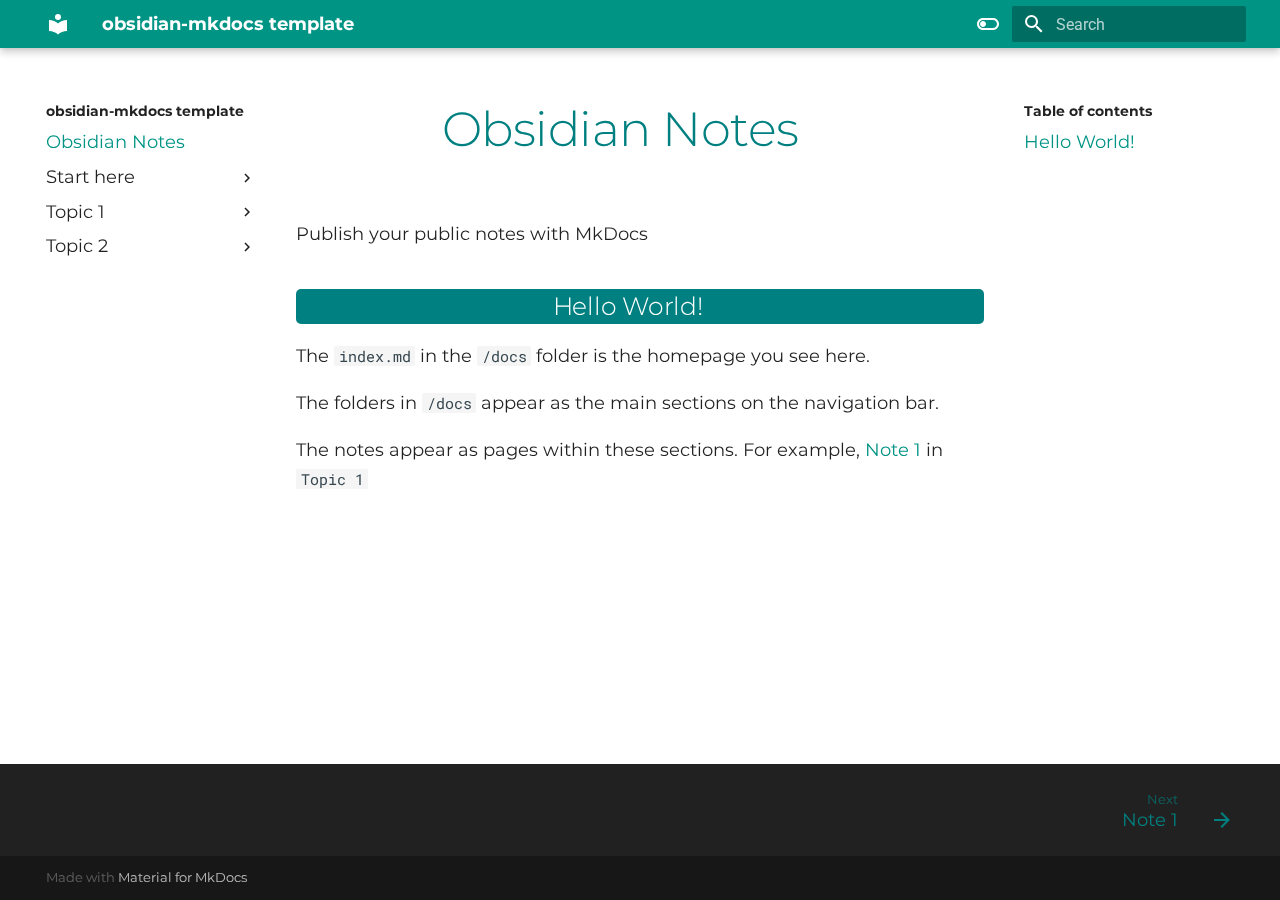
<file: index.html>
<!doctype html>
<html lang="en" class="no-js">
  <head>
    
      <meta charset="utf-8">
      <meta name="viewport" content="width=device-width,initial-scale=1">
      
      
      
      <link rel="icon" href="assets/images/favicon.png">
      <meta name="generator" content="mkdocs-1.3.0, mkdocs-material-8.2.8">
    
    
      
        <title>obsidian-mkdocs template</title>
      
    
    
      <link rel="stylesheet" href="assets/stylesheets/main.644de097.min.css">
      
        
        <link rel="stylesheet" href="assets/stylesheets/palette.e6a45f82.min.css">
        
      
    
    
    
      
        
        
        <link rel="preconnect" href="https://fonts.gstatic.com" crossorigin>
        <link rel="stylesheet" href="https://fonts.googleapis.com/css?family=Roboto:300,300i,400,400i,700,700i%7CRoboto+Mono:400,400i,700,700i&display=fallback">
        <style>:root{--md-text-font:"Roboto";--md-code-font:"Roboto Mono"}</style>
      
    
    
      <link rel="stylesheet" href="stylesheets/web.css">
    
    <script>__md_scope=new URL(".",location),__md_get=(e,_=localStorage,t=__md_scope)=>JSON.parse(_.getItem(t.pathname+"."+e)),__md_set=(e,_,t=localStorage,a=__md_scope)=>{try{t.setItem(a.pathname+"."+e,JSON.stringify(_))}catch(e){}}</script>
    
      

    
    
  </head>
  
  
    
    
      
    
    
    
    
    <body dir="ltr" data-md-color-scheme="default" data-md-color-primary="teal" data-md-color-accent="teal">
  
    
    
      <script>var palette=__md_get("__palette");if(palette&&"object"==typeof palette.color)for(var key of Object.keys(palette.color))document.body.setAttribute("data-md-color-"+key,palette.color[key])</script>
    
    <input class="md-toggle" data-md-toggle="drawer" type="checkbox" id="__drawer" autocomplete="off">
    <input class="md-toggle" data-md-toggle="search" type="checkbox" id="__search" autocomplete="off">
    <label class="md-overlay" for="__drawer"></label>
    <div data-md-component="skip">
      
        
        <a href="#obsidian-notes" class="md-skip">
          Skip to content
        </a>
      
    </div>
    <div data-md-component="announce">
      
    </div>
    
    
      

<header class="md-header" data-md-component="header">
  <nav class="md-header__inner md-grid" aria-label="Header">
    <a href="." title="obsidian-mkdocs template" class="md-header__button md-logo" aria-label="obsidian-mkdocs template" data-md-component="logo">
      
  
  <svg xmlns="http://www.w3.org/2000/svg" viewBox="0 0 24 24"><path d="M12 8a3 3 0 0 0 3-3 3 3 0 0 0-3-3 3 3 0 0 0-3 3 3 3 0 0 0 3 3m0 3.54C9.64 9.35 6.5 8 3 8v11c3.5 0 6.64 1.35 9 3.54 2.36-2.19 5.5-3.54 9-3.54V8c-3.5 0-6.64 1.35-9 3.54z"/></svg>

    </a>
    <label class="md-header__button md-icon" for="__drawer">
      <svg xmlns="http://www.w3.org/2000/svg" viewBox="0 0 24 24"><path d="M3 6h18v2H3V6m0 5h18v2H3v-2m0 5h18v2H3v-2z"/></svg>
    </label>
    <div class="md-header__title" data-md-component="header-title">
      <div class="md-header__ellipsis">
        <div class="md-header__topic">
          <span class="md-ellipsis">
            obsidian-mkdocs template
          </span>
        </div>
        <div class="md-header__topic" data-md-component="header-topic">
          <span class="md-ellipsis">
            
              Obsidian Notes
            
          </span>
        </div>
      </div>
    </div>
    
      <form class="md-header__option" data-md-component="palette">
        
          
          
          <input class="md-option" data-md-color-media="(prefers-color-scheme: light)" data-md-color-scheme="default" data-md-color-primary="teal" data-md-color-accent="teal"  aria-label="Switch to dark mode"  type="radio" name="__palette" id="__palette_1">
          
            <label class="md-header__button md-icon" title="Switch to dark mode" for="__palette_2" hidden>
              <svg xmlns="http://www.w3.org/2000/svg" viewBox="0 0 24 24"><path d="M17 6H7c-3.31 0-6 2.69-6 6s2.69 6 6 6h10c3.31 0 6-2.69 6-6s-2.69-6-6-6zm0 10H7c-2.21 0-4-1.79-4-4s1.79-4 4-4h10c2.21 0 4 1.79 4 4s-1.79 4-4 4zM7 9c-1.66 0-3 1.34-3 3s1.34 3 3 3 3-1.34 3-3-1.34-3-3-3z"/></svg>
            </label>
          
        
          
          
          <input class="md-option" data-md-color-media="(prefers-color-scheme: dark)" data-md-color-scheme="slate" data-md-color-primary="teal" data-md-color-accent="teal"  aria-label="Switch to light mode"  type="radio" name="__palette" id="__palette_2">
          
            <label class="md-header__button md-icon" title="Switch to light mode" for="__palette_1" hidden>
              <svg xmlns="http://www.w3.org/2000/svg" viewBox="0 0 24 24"><path d="M17 7H7a5 5 0 0 0-5 5 5 5 0 0 0 5 5h10a5 5 0 0 0 5-5 5 5 0 0 0-5-5m0 8a3 3 0 0 1-3-3 3 3 0 0 1 3-3 3 3 0 0 1 3 3 3 3 0 0 1-3 3z"/></svg>
            </label>
          
        
      </form>
    
    
    
      <label class="md-header__button md-icon" for="__search">
        <svg xmlns="http://www.w3.org/2000/svg" viewBox="0 0 24 24"><path d="M9.5 3A6.5 6.5 0 0 1 16 9.5c0 1.61-.59 3.09-1.56 4.23l.27.27h.79l5 5-1.5 1.5-5-5v-.79l-.27-.27A6.516 6.516 0 0 1 9.5 16 6.5 6.5 0 0 1 3 9.5 6.5 6.5 0 0 1 9.5 3m0 2C7 5 5 7 5 9.5S7 14 9.5 14 14 12 14 9.5 12 5 9.5 5z"/></svg>
      </label>
      <div class="md-search" data-md-component="search" role="dialog">
  <label class="md-search__overlay" for="__search"></label>
  <div class="md-search__inner" role="search">
    <form class="md-search__form" name="search">
      <input type="text" class="md-search__input" name="query" aria-label="Search" placeholder="Search" autocapitalize="off" autocorrect="off" autocomplete="off" spellcheck="false" data-md-component="search-query" required>
      <label class="md-search__icon md-icon" for="__search">
        <svg xmlns="http://www.w3.org/2000/svg" viewBox="0 0 24 24"><path d="M9.5 3A6.5 6.5 0 0 1 16 9.5c0 1.61-.59 3.09-1.56 4.23l.27.27h.79l5 5-1.5 1.5-5-5v-.79l-.27-.27A6.516 6.516 0 0 1 9.5 16 6.5 6.5 0 0 1 3 9.5 6.5 6.5 0 0 1 9.5 3m0 2C7 5 5 7 5 9.5S7 14 9.5 14 14 12 14 9.5 12 5 9.5 5z"/></svg>
        <svg xmlns="http://www.w3.org/2000/svg" viewBox="0 0 24 24"><path d="M20 11v2H8l5.5 5.5-1.42 1.42L4.16 12l7.92-7.92L13.5 5.5 8 11h12z"/></svg>
      </label>
      <nav class="md-search__options" aria-label="Search">
        
        <button type="reset" class="md-search__icon md-icon" aria-label="Clear" tabindex="-1">
          <svg xmlns="http://www.w3.org/2000/svg" viewBox="0 0 24 24"><path d="M19 6.41 17.59 5 12 10.59 6.41 5 5 6.41 10.59 12 5 17.59 6.41 19 12 13.41 17.59 19 19 17.59 13.41 12 19 6.41z"/></svg>
        </button>
      </nav>
      
    </form>
    <div class="md-search__output">
      <div class="md-search__scrollwrap" data-md-scrollfix>
        <div class="md-search-result" data-md-component="search-result">
          <div class="md-search-result__meta">
            Initializing search
          </div>
          <ol class="md-search-result__list"></ol>
        </div>
      </div>
    </div>
  </div>
</div>
    
    
  </nav>
  
</header>
    
    <div class="md-container" data-md-component="container">
      
      
        
          
        
      
      <main class="md-main" data-md-component="main">
        <div class="md-main__inner md-grid">
          
            
              
              <div class="md-sidebar md-sidebar--primary" data-md-component="sidebar" data-md-type="navigation" >
                <div class="md-sidebar__scrollwrap">
                  <div class="md-sidebar__inner">
                    


<nav class="md-nav md-nav--primary" aria-label="Navigation" data-md-level="0">
  <label class="md-nav__title" for="__drawer">
    <a href="." title="obsidian-mkdocs template" class="md-nav__button md-logo" aria-label="obsidian-mkdocs template" data-md-component="logo">
      
  
  <svg xmlns="http://www.w3.org/2000/svg" viewBox="0 0 24 24"><path d="M12 8a3 3 0 0 0 3-3 3 3 0 0 0-3-3 3 3 0 0 0-3 3 3 3 0 0 0 3 3m0 3.54C9.64 9.35 6.5 8 3 8v11c3.5 0 6.64 1.35 9 3.54 2.36-2.19 5.5-3.54 9-3.54V8c-3.5 0-6.64 1.35-9 3.54z"/></svg>

    </a>
    obsidian-mkdocs template
  </label>
  
  <ul class="md-nav__list" data-md-scrollfix>
    
      
      
      

  
  
    
  
  
    <li class="md-nav__item md-nav__item--active">
      
      <input class="md-nav__toggle md-toggle" data-md-toggle="toc" type="checkbox" id="__toc">
      
      
        
      
      
        <label class="md-nav__link md-nav__link--active" for="__toc">
          Obsidian Notes
          <span class="md-nav__icon md-icon"></span>
        </label>
      
      <a href="." class="md-nav__link md-nav__link--active">
        Obsidian Notes
      </a>
      
        

<nav class="md-nav md-nav--secondary" aria-label="Table of contents">
  
  
  
    
  
  
    <label class="md-nav__title" for="__toc">
      <span class="md-nav__icon md-icon"></span>
      Table of contents
    </label>
    <ul class="md-nav__list" data-md-component="toc" data-md-scrollfix>
      
        <li class="md-nav__item">
  <a href="#hello-world" class="md-nav__link">
    Hello World!
  </a>
  
</li>
      
    </ul>
  
</nav>
      
    </li>
  

    
      
      
      

  
  
  
    
    <li class="md-nav__item md-nav__item--nested">
      
      
        <input class="md-nav__toggle md-toggle" data-md-toggle="__nav_2" type="checkbox" id="__nav_2" >
      
      
      
      
        <label class="md-nav__link" for="__nav_2">
          Start here
          <span class="md-nav__icon md-icon"></span>
        </label>
      
      <nav class="md-nav" aria-label="Start here" data-md-level="1">
        <label class="md-nav__title" for="__nav_2">
          <span class="md-nav__icon md-icon"></span>
          Start here
        </label>
        <ul class="md-nav__list" data-md-scrollfix>
          
            
              
  
  
  
    <li class="md-nav__item">
      <a href="Start%20here/Hello%20World/" class="md-nav__link">
        Hello World
      </a>
    </li>
  

            
          
            
              
  
  
  
    <li class="md-nav__item">
      <a href="Start%20here/The%20Easter%20Story/" class="md-nav__link">
        The Easter Story
      </a>
    </li>
  

            
          
        </ul>
      </nav>
    </li>
  

    
      
      
      

  
  
  
    
    <li class="md-nav__item md-nav__item--nested">
      
      
        <input class="md-nav__toggle md-toggle" data-md-toggle="__nav_3" type="checkbox" id="__nav_3" >
      
      
      
      
        <label class="md-nav__link" for="__nav_3">
          Topic 1
          <span class="md-nav__icon md-icon"></span>
        </label>
      
      <nav class="md-nav" aria-label="Topic 1" data-md-level="1">
        <label class="md-nav__title" for="__nav_3">
          <span class="md-nav__icon md-icon"></span>
          Topic 1
        </label>
        <ul class="md-nav__list" data-md-scrollfix>
          
            
              
  
  
  
    <li class="md-nav__item">
      <a href="Topic%201/Note%201/" class="md-nav__link">
        Note 1
      </a>
    </li>
  

            
          
            
              
  
  
  
    <li class="md-nav__item">
      <a href="Topic%201/Note%202/" class="md-nav__link">
        Note 2
      </a>
    </li>
  

            
          
        </ul>
      </nav>
    </li>
  

    
      
      
      

  
  
  
    
    <li class="md-nav__item md-nav__item--nested">
      
      
        <input class="md-nav__toggle md-toggle" data-md-toggle="__nav_4" type="checkbox" id="__nav_4" >
      
      
      
      
        <label class="md-nav__link" for="__nav_4">
          Topic 2
          <span class="md-nav__icon md-icon"></span>
        </label>
      
      <nav class="md-nav" aria-label="Topic 2" data-md-level="1">
        <label class="md-nav__title" for="__nav_4">
          <span class="md-nav__icon md-icon"></span>
          Topic 2
        </label>
        <ul class="md-nav__list" data-md-scrollfix>
          
            
              
  
  
  
    <li class="md-nav__item">
      <a href="Topic%202/Note%203/" class="md-nav__link">
        Note 3
      </a>
    </li>
  

            
          
            
              
  
  
  
    <li class="md-nav__item">
      <a href="Topic%202/Note%204/" class="md-nav__link">
        Note 4
      </a>
    </li>
  

            
          
        </ul>
      </nav>
    </li>
  

    
  </ul>
</nav>
                  </div>
                </div>
              </div>
            
            
              
              <div class="md-sidebar md-sidebar--secondary" data-md-component="sidebar" data-md-type="toc" >
                <div class="md-sidebar__scrollwrap">
                  <div class="md-sidebar__inner">
                    

<nav class="md-nav md-nav--secondary" aria-label="Table of contents">
  
  
  
    
  
  
    <label class="md-nav__title" for="__toc">
      <span class="md-nav__icon md-icon"></span>
      Table of contents
    </label>
    <ul class="md-nav__list" data-md-component="toc" data-md-scrollfix>
      
        <li class="md-nav__item">
  <a href="#hello-world" class="md-nav__link">
    Hello World!
  </a>
  
</li>
      
    </ul>
  
</nav>
                  </div>
                </div>
              </div>
            
          
          <div class="md-content" data-md-component="content">
            <article class="md-content__inner md-typeset">
              
                


<h1 id="obsidian-notes">Obsidian Notes<a class="headerlink" href="#obsidian-notes" title="Permanent link">&para;</a></h1>
<p>Publish your public notes with MkDocs</p>
<h2 id="hello-world">Hello World!<a class="headerlink" href="#hello-world" title="Permanent link">&para;</a></h2>
<p>The <code>index.md</code> in the <code>/docs</code> folder is the homepage you see here.</p>
<p>The folders in <code>/docs</code> appear as the main sections on the navigation bar.</p>
<p>The notes appear as pages within these sections. For example, <a href="Topic%201/Note%201/">Note 1</a> in <code>Topic 1</code></p>

              
            </article>
          </div>
        </div>
        
      </main>
      
        <footer class="md-footer">

    <nav class="md-footer__inner md-grid" aria-label="Footer">



        <a href="Topic%201/Note%201/" class="md-footer__link md-footer__link--next" aria-label="Next: Note 1" rel="next">
          <div class="md-footer__title">
            <div class="md-ellipsis">
              <span class="md-footer__direction">
                Next
              </span>
              Note 1
            </div>
          </div>
          <div class="md-footer__button md-icon">
            <svg xmlns="http://www.w3.org/2000/svg" viewBox="0 0 24 24"><path d="M4 11v2h12l-5.5 5.5 1.42 1.42L19.84 12l-7.92-7.92L10.5 5.5 16 11H4z"></path></svg>
          </div>
        </a>

    </nav>

  <div class="md-footer-meta md-typeset">
    <div class="md-footer-meta__inner md-grid">
      <div class="md-copyright">


    Made with
    <a href="https://squidfunk.github.io/mkdocs-material/" target="_blank" rel="noopener">
      Material for MkDocs
    </a>

</div>

    </div>
  </div>
</footer>
      
    </div>
    <div class="md-dialog" data-md-component="dialog">
      <div class="md-dialog__inner md-typeset"></div>
    </div>
    <script id="__config" type="application/json">{"base": ".", "features": [], "search": "assets/javascripts/workers/search.5e67fbfe.min.js", "translations": {"clipboard.copied": "Copied to clipboard", "clipboard.copy": "Copy to clipboard", "search.config.lang": "en", "search.config.pipeline": "trimmer, stopWordFilter", "search.config.separator": "[\\s\\-]+", "search.placeholder": "Search", "search.result.more.one": "1 more on this page", "search.result.more.other": "# more on this page", "search.result.none": "No matching documents", "search.result.one": "1 matching document", "search.result.other": "# matching documents", "search.result.placeholder": "Type to start searching", "search.result.term.missing": "Missing", "select.version.title": "Select version"}}</script>
    
    
      <script src="assets/javascripts/bundle.c44cc438.min.js"></script>
      
    
  </body>
</html>
</file>
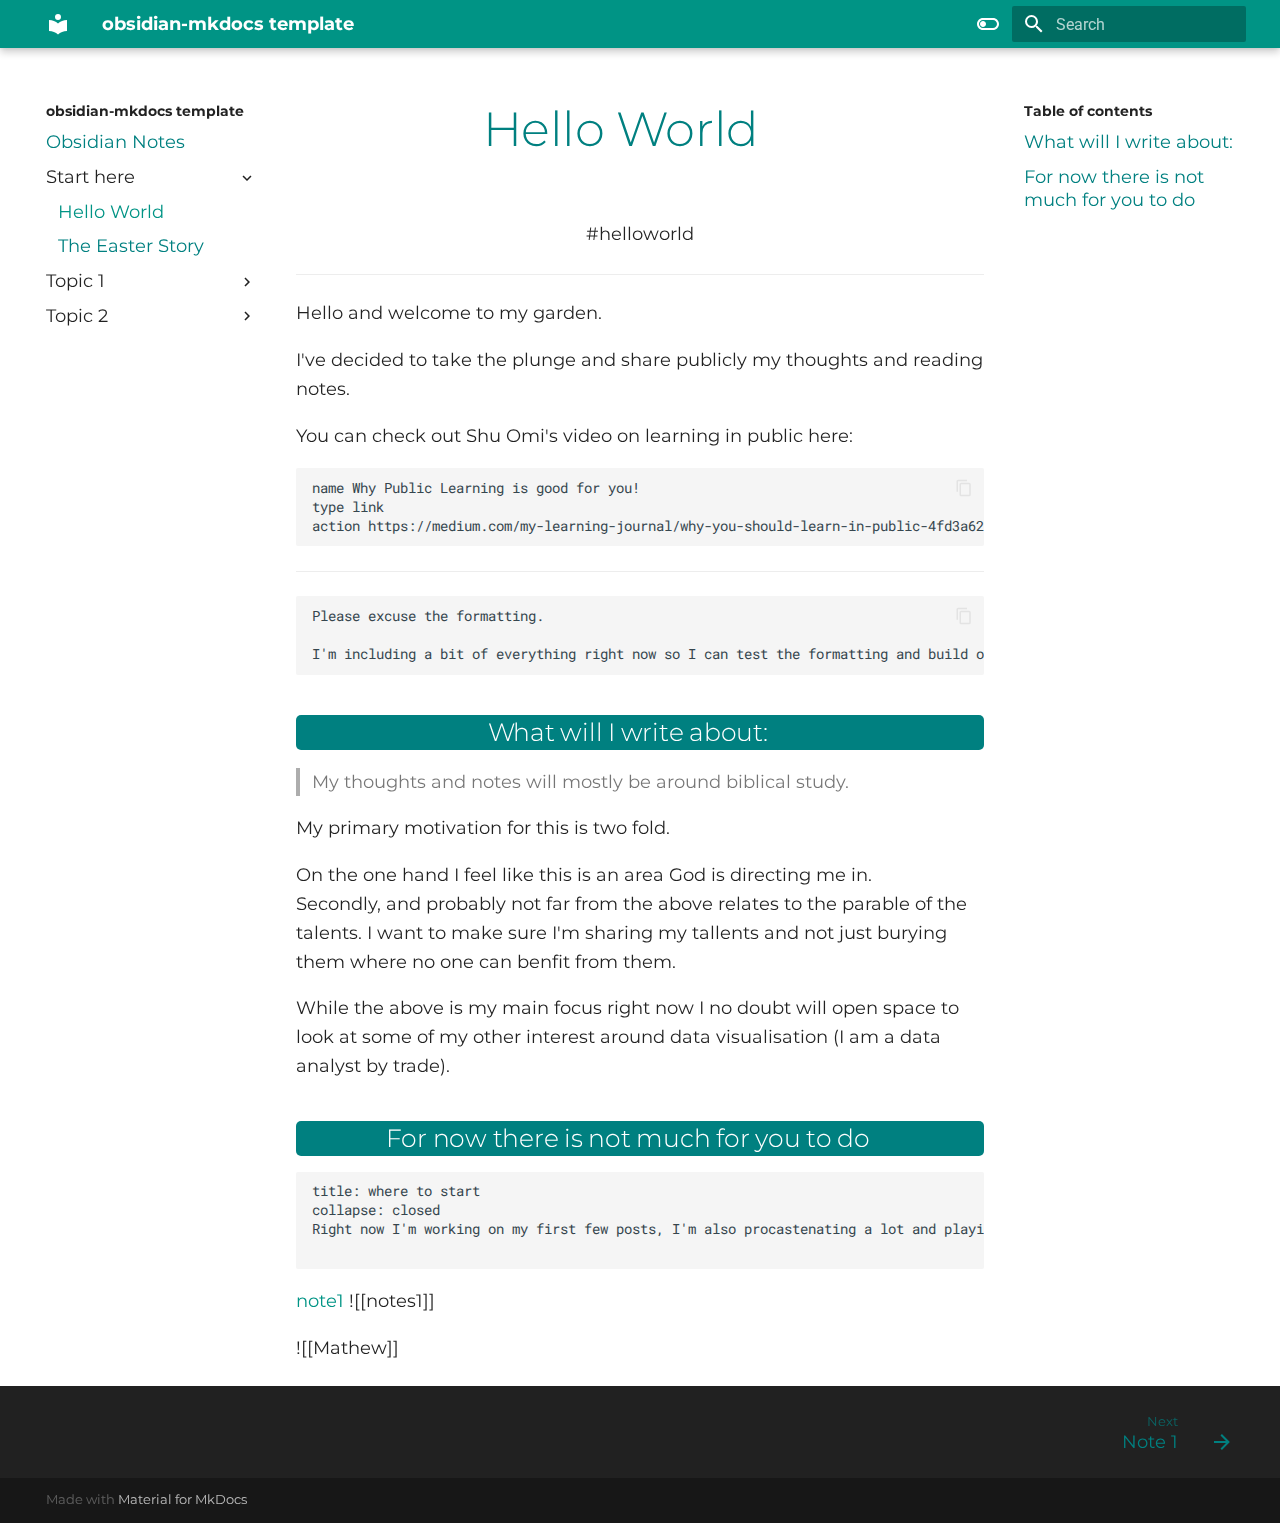
<file: Start here/Hello World/index.html>
<!doctype html>
<html lang="en" class="no-js">
  <head>
    
      <meta charset="utf-8">
      <meta name="viewport" content="width=device-width,initial-scale=1">
      
      
      
      <link rel="icon" href="../../assets/images/favicon.png">
      <meta name="generator" content="mkdocs-1.3.0, mkdocs-material-8.2.8">
    
    
      
        <title>Hello World - obsidian-mkdocs template</title>
      
    
    
      <link rel="stylesheet" href="../../assets/stylesheets/main.644de097.min.css">
      
        
        <link rel="stylesheet" href="../../assets/stylesheets/palette.e6a45f82.min.css">
        
      
    
    
    
      
        
        
        <link rel="preconnect" href="https://fonts.gstatic.com" crossorigin>
        <link rel="stylesheet" href="https://fonts.googleapis.com/css?family=Roboto:300,300i,400,400i,700,700i%7CRoboto+Mono:400,400i,700,700i&display=fallback">
        <style>:root{--md-text-font:"Roboto";--md-code-font:"Roboto Mono"}</style>
      
    
    
      <link rel="stylesheet" href="../../stylesheets/web.css">
    
    <script>__md_scope=new URL("../..",location),__md_get=(e,_=localStorage,t=__md_scope)=>JSON.parse(_.getItem(t.pathname+"."+e)),__md_set=(e,_,t=localStorage,a=__md_scope)=>{try{t.setItem(a.pathname+"."+e,JSON.stringify(_))}catch(e){}}</script>
    
      

    
    
  </head>
  
  
    
    
      
    
    
    
    
    <body dir="ltr" data-md-color-scheme="default" data-md-color-primary="teal" data-md-color-accent="teal">
  
    
    
      <script>var palette=__md_get("__palette");if(palette&&"object"==typeof palette.color)for(var key of Object.keys(palette.color))document.body.setAttribute("data-md-color-"+key,palette.color[key])</script>
    
    <input class="md-toggle" data-md-toggle="drawer" type="checkbox" id="__drawer" autocomplete="off">
    <input class="md-toggle" data-md-toggle="search" type="checkbox" id="__search" autocomplete="off">
    <label class="md-overlay" for="__drawer"></label>
    <div data-md-component="skip">
      
        
        <a href="#hello-world" class="md-skip">
          Skip to content
        </a>
      
    </div>
    <div data-md-component="announce">
      
    </div>
    
    
      

<header class="md-header" data-md-component="header">
  <nav class="md-header__inner md-grid" aria-label="Header">
    <a href="../.." title="obsidian-mkdocs template" class="md-header__button md-logo" aria-label="obsidian-mkdocs template" data-md-component="logo">
      
  
  <svg xmlns="http://www.w3.org/2000/svg" viewBox="0 0 24 24"><path d="M12 8a3 3 0 0 0 3-3 3 3 0 0 0-3-3 3 3 0 0 0-3 3 3 3 0 0 0 3 3m0 3.54C9.64 9.35 6.5 8 3 8v11c3.5 0 6.64 1.35 9 3.54 2.36-2.19 5.5-3.54 9-3.54V8c-3.5 0-6.64 1.35-9 3.54z"/></svg>

    </a>
    <label class="md-header__button md-icon" for="__drawer">
      <svg xmlns="http://www.w3.org/2000/svg" viewBox="0 0 24 24"><path d="M3 6h18v2H3V6m0 5h18v2H3v-2m0 5h18v2H3v-2z"/></svg>
    </label>
    <div class="md-header__title" data-md-component="header-title">
      <div class="md-header__ellipsis">
        <div class="md-header__topic">
          <span class="md-ellipsis">
            obsidian-mkdocs template
          </span>
        </div>
        <div class="md-header__topic" data-md-component="header-topic">
          <span class="md-ellipsis">
            
              Hello World
            
          </span>
        </div>
      </div>
    </div>
    
      <form class="md-header__option" data-md-component="palette">
        
          
          
          <input class="md-option" data-md-color-media="(prefers-color-scheme: light)" data-md-color-scheme="default" data-md-color-primary="teal" data-md-color-accent="teal"  aria-label="Switch to dark mode"  type="radio" name="__palette" id="__palette_1">
          
            <label class="md-header__button md-icon" title="Switch to dark mode" for="__palette_2" hidden>
              <svg xmlns="http://www.w3.org/2000/svg" viewBox="0 0 24 24"><path d="M17 6H7c-3.31 0-6 2.69-6 6s2.69 6 6 6h10c3.31 0 6-2.69 6-6s-2.69-6-6-6zm0 10H7c-2.21 0-4-1.79-4-4s1.79-4 4-4h10c2.21 0 4 1.79 4 4s-1.79 4-4 4zM7 9c-1.66 0-3 1.34-3 3s1.34 3 3 3 3-1.34 3-3-1.34-3-3-3z"/></svg>
            </label>
          
        
          
          
          <input class="md-option" data-md-color-media="(prefers-color-scheme: dark)" data-md-color-scheme="slate" data-md-color-primary="teal" data-md-color-accent="teal"  aria-label="Switch to light mode"  type="radio" name="__palette" id="__palette_2">
          
            <label class="md-header__button md-icon" title="Switch to light mode" for="__palette_1" hidden>
              <svg xmlns="http://www.w3.org/2000/svg" viewBox="0 0 24 24"><path d="M17 7H7a5 5 0 0 0-5 5 5 5 0 0 0 5 5h10a5 5 0 0 0 5-5 5 5 0 0 0-5-5m0 8a3 3 0 0 1-3-3 3 3 0 0 1 3-3 3 3 0 0 1 3 3 3 3 0 0 1-3 3z"/></svg>
            </label>
          
        
      </form>
    
    
    
      <label class="md-header__button md-icon" for="__search">
        <svg xmlns="http://www.w3.org/2000/svg" viewBox="0 0 24 24"><path d="M9.5 3A6.5 6.5 0 0 1 16 9.5c0 1.61-.59 3.09-1.56 4.23l.27.27h.79l5 5-1.5 1.5-5-5v-.79l-.27-.27A6.516 6.516 0 0 1 9.5 16 6.5 6.5 0 0 1 3 9.5 6.5 6.5 0 0 1 9.5 3m0 2C7 5 5 7 5 9.5S7 14 9.5 14 14 12 14 9.5 12 5 9.5 5z"/></svg>
      </label>
      <div class="md-search" data-md-component="search" role="dialog">
  <label class="md-search__overlay" for="__search"></label>
  <div class="md-search__inner" role="search">
    <form class="md-search__form" name="search">
      <input type="text" class="md-search__input" name="query" aria-label="Search" placeholder="Search" autocapitalize="off" autocorrect="off" autocomplete="off" spellcheck="false" data-md-component="search-query" required>
      <label class="md-search__icon md-icon" for="__search">
        <svg xmlns="http://www.w3.org/2000/svg" viewBox="0 0 24 24"><path d="M9.5 3A6.5 6.5 0 0 1 16 9.5c0 1.61-.59 3.09-1.56 4.23l.27.27h.79l5 5-1.5 1.5-5-5v-.79l-.27-.27A6.516 6.516 0 0 1 9.5 16 6.5 6.5 0 0 1 3 9.5 6.5 6.5 0 0 1 9.5 3m0 2C7 5 5 7 5 9.5S7 14 9.5 14 14 12 14 9.5 12 5 9.5 5z"/></svg>
        <svg xmlns="http://www.w3.org/2000/svg" viewBox="0 0 24 24"><path d="M20 11v2H8l5.5 5.5-1.42 1.42L4.16 12l7.92-7.92L13.5 5.5 8 11h12z"/></svg>
      </label>
      <nav class="md-search__options" aria-label="Search">
        
        <button type="reset" class="md-search__icon md-icon" aria-label="Clear" tabindex="-1">
          <svg xmlns="http://www.w3.org/2000/svg" viewBox="0 0 24 24"><path d="M19 6.41 17.59 5 12 10.59 6.41 5 5 6.41 10.59 12 5 17.59 6.41 19 12 13.41 17.59 19 19 17.59 13.41 12 19 6.41z"/></svg>
        </button>
      </nav>
      
    </form>
    <div class="md-search__output">
      <div class="md-search__scrollwrap" data-md-scrollfix>
        <div class="md-search-result" data-md-component="search-result">
          <div class="md-search-result__meta">
            Initializing search
          </div>
          <ol class="md-search-result__list"></ol>
        </div>
      </div>
    </div>
  </div>
</div>
    
    
  </nav>
  
</header>
    
    <div class="md-container" data-md-component="container">
      
      
        
          
        
      
      <main class="md-main" data-md-component="main">
        <div class="md-main__inner md-grid">
          
            
              
              <div class="md-sidebar md-sidebar--primary" data-md-component="sidebar" data-md-type="navigation" >
                <div class="md-sidebar__scrollwrap">
                  <div class="md-sidebar__inner">
                    


<nav class="md-nav md-nav--primary" aria-label="Navigation" data-md-level="0">
  <label class="md-nav__title" for="__drawer">
    <a href="../.." title="obsidian-mkdocs template" class="md-nav__button md-logo" aria-label="obsidian-mkdocs template" data-md-component="logo">
      
  
  <svg xmlns="http://www.w3.org/2000/svg" viewBox="0 0 24 24"><path d="M12 8a3 3 0 0 0 3-3 3 3 0 0 0-3-3 3 3 0 0 0-3 3 3 3 0 0 0 3 3m0 3.54C9.64 9.35 6.5 8 3 8v11c3.5 0 6.64 1.35 9 3.54 2.36-2.19 5.5-3.54 9-3.54V8c-3.5 0-6.64 1.35-9 3.54z"/></svg>

    </a>
    obsidian-mkdocs template
  </label>
  
  <ul class="md-nav__list" data-md-scrollfix>
    
      
      
      

  
  
  
    <li class="md-nav__item">
      <a href="../.." class="md-nav__link">
        Obsidian Notes
      </a>
    </li>
  

    
      
      
      

  
  
    
  
  
    
    <li class="md-nav__item md-nav__item--active md-nav__item--nested">
      
      
        <input class="md-nav__toggle md-toggle" data-md-toggle="__nav_2" type="checkbox" id="__nav_2" checked>
      
      
      
      
        <label class="md-nav__link" for="__nav_2">
          Start here
          <span class="md-nav__icon md-icon"></span>
        </label>
      
      <nav class="md-nav" aria-label="Start here" data-md-level="1">
        <label class="md-nav__title" for="__nav_2">
          <span class="md-nav__icon md-icon"></span>
          Start here
        </label>
        <ul class="md-nav__list" data-md-scrollfix>
          
            
              
  
  
    
  
  
    <li class="md-nav__item md-nav__item--active">
      
      <input class="md-nav__toggle md-toggle" data-md-toggle="toc" type="checkbox" id="__toc">
      
      
        
      
      
        <label class="md-nav__link md-nav__link--active" for="__toc">
          Hello World
          <span class="md-nav__icon md-icon"></span>
        </label>
      
      <a href="./" class="md-nav__link md-nav__link--active">
        Hello World
      </a>
      
        

<nav class="md-nav md-nav--secondary" aria-label="Table of contents">
  
  
  
    
  
  
    <label class="md-nav__title" for="__toc">
      <span class="md-nav__icon md-icon"></span>
      Table of contents
    </label>
    <ul class="md-nav__list" data-md-component="toc" data-md-scrollfix>
      
        <li class="md-nav__item">
  <a href="#what-will-i-write-about" class="md-nav__link">
    What will I write about:
  </a>
  
</li>
      
        <li class="md-nav__item">
  <a href="#for-now-there-is-not-much-for-you-to-do" class="md-nav__link">
    For now there is not much for you to do
  </a>
  
</li>
      
    </ul>
  
</nav>
      
    </li>
  

            
          
            
              
  
  
  
    <li class="md-nav__item">
      <a href="../The%20Easter%20Story/" class="md-nav__link">
        The Easter Story
      </a>
    </li>
  

            
          
        </ul>
      </nav>
    </li>
  

    
      
      
      

  
  
  
    
    <li class="md-nav__item md-nav__item--nested">
      
      
        <input class="md-nav__toggle md-toggle" data-md-toggle="__nav_3" type="checkbox" id="__nav_3" >
      
      
      
      
        <label class="md-nav__link" for="__nav_3">
          Topic 1
          <span class="md-nav__icon md-icon"></span>
        </label>
      
      <nav class="md-nav" aria-label="Topic 1" data-md-level="1">
        <label class="md-nav__title" for="__nav_3">
          <span class="md-nav__icon md-icon"></span>
          Topic 1
        </label>
        <ul class="md-nav__list" data-md-scrollfix>
          
            
              
  
  
  
    <li class="md-nav__item">
      <a href="../../Topic%201/Note%201/" class="md-nav__link">
        Note 1
      </a>
    </li>
  

            
          
            
              
  
  
  
    <li class="md-nav__item">
      <a href="../../Topic%201/Note%202/" class="md-nav__link">
        Note 2
      </a>
    </li>
  

            
          
        </ul>
      </nav>
    </li>
  

    
      
      
      

  
  
  
    
    <li class="md-nav__item md-nav__item--nested">
      
      
        <input class="md-nav__toggle md-toggle" data-md-toggle="__nav_4" type="checkbox" id="__nav_4" >
      
      
      
      
        <label class="md-nav__link" for="__nav_4">
          Topic 2
          <span class="md-nav__icon md-icon"></span>
        </label>
      
      <nav class="md-nav" aria-label="Topic 2" data-md-level="1">
        <label class="md-nav__title" for="__nav_4">
          <span class="md-nav__icon md-icon"></span>
          Topic 2
        </label>
        <ul class="md-nav__list" data-md-scrollfix>
          
            
              
  
  
  
    <li class="md-nav__item">
      <a href="../../Topic%202/Note%203/" class="md-nav__link">
        Note 3
      </a>
    </li>
  

            
          
            
              
  
  
  
    <li class="md-nav__item">
      <a href="../../Topic%202/Note%204/" class="md-nav__link">
        Note 4
      </a>
    </li>
  

            
          
        </ul>
      </nav>
    </li>
  

    
  </ul>
</nav>
                  </div>
                </div>
              </div>
            
            
              
              <div class="md-sidebar md-sidebar--secondary" data-md-component="sidebar" data-md-type="toc" >
                <div class="md-sidebar__scrollwrap">
                  <div class="md-sidebar__inner">
                    

<nav class="md-nav md-nav--secondary" aria-label="Table of contents">
  
  
  
    
  
  
    <label class="md-nav__title" for="__toc">
      <span class="md-nav__icon md-icon"></span>
      Table of contents
    </label>
    <ul class="md-nav__list" data-md-component="toc" data-md-scrollfix>
      
        <li class="md-nav__item">
  <a href="#what-will-i-write-about" class="md-nav__link">
    What will I write about:
  </a>
  
</li>
      
        <li class="md-nav__item">
  <a href="#for-now-there-is-not-much-for-you-to-do" class="md-nav__link">
    For now there is not much for you to do
  </a>
  
</li>
      
    </ul>
  
</nav>
                  </div>
                </div>
              </div>
            
          
          <div class="md-content" data-md-component="content">
            <article class="md-content__inner md-typeset">
              
                


<h1 id="hello-world">Hello World<a class="headerlink" href="#hello-world" title="Permanent link">&para;</a></h1>
<p><span class="center-me">#helloworld</span></p>
<hr />
<p>Hello and welcome to my garden.</p>
<p>I've decided to take the plunge and share publicly my thoughts and reading notes.</p>
<p>You can check out Shu Omi's video on learning in public here:</p>
<pre><code class="language-button">name Why Public Learning is good for you!  
type link  
action https://medium.com/my-learning-journal/why-you-should-learn-in-public-4fd3a6239549/  
</code></pre>
<hr />
<pre><code>Please excuse the formatting.

I'm including a bit of everything right now so I can test the formatting and build out the CSS (Style guide).
</code></pre>
<h2 id="what-will-i-write-about">What will I write about:<a class="headerlink" href="#what-will-i-write-about" title="Permanent link">&para;</a></h2>
<blockquote>
<p>My thoughts and notes will mostly be around biblical study.</p>
</blockquote>
<p>My primary motivation for this is two fold.</p>
<p>On the one hand I feel like this is an area God is directing me in.<br />
Secondly, and probably not far from the above relates to the parable of the talents.   I want to make sure I'm sharing my tallents and not just burying them where no one can benfit from them.  </p>
<p>While the above is my main focus right now I no doubt will open space to look at some of my other interest around data visualisation (I am a data analyst by trade).</p>
<h2 id="for-now-there-is-not-much-for-you-to-do">For now there is not much for you to do<a class="headerlink" href="#for-now-there-is-not-much-for-you-to-do" title="Permanent link">&para;</a></h2>
<pre><code class="language-ad-WellEstablished">title: where to start
collapse: closed
Right now I'm working on my first few posts, I'm also procastenating a lot and playing around with styling and learning css.   I'm also trying to move house so it could be slow going for a little while.

</code></pre>
<p><a href="../../Topic%201/Note%201/">note1</a>
![[notes1]]</p>
<p>![[Mathew]]</p>

              
            </article>
          </div>
        </div>
        
      </main>
      
        <footer class="md-footer">

    <nav class="md-footer__inner md-grid" aria-label="Footer">



        <a href="Topic%201/Note%201/" class="md-footer__link md-footer__link--next" aria-label="Next: Note 1" rel="next">
          <div class="md-footer__title">
            <div class="md-ellipsis">
              <span class="md-footer__direction">
                Next
              </span>
              Note 1
            </div>
          </div>
          <div class="md-footer__button md-icon">
            <svg xmlns="http://www.w3.org/2000/svg" viewBox="0 0 24 24"><path d="M4 11v2h12l-5.5 5.5 1.42 1.42L19.84 12l-7.92-7.92L10.5 5.5 16 11H4z"></path></svg>
          </div>
        </a>

    </nav>

  <div class="md-footer-meta md-typeset">
    <div class="md-footer-meta__inner md-grid">
      <div class="md-copyright">


    Made with
    <a href="https://squidfunk.github.io/mkdocs-material/" target="_blank" rel="noopener">
      Material for MkDocs
    </a>

</div>

    </div>
  </div>
</footer>
      
    </div>
    <div class="md-dialog" data-md-component="dialog">
      <div class="md-dialog__inner md-typeset"></div>
    </div>
    <script id="__config" type="application/json">{"base": "../..", "features": [], "search": "../../assets/javascripts/workers/search.5e67fbfe.min.js", "translations": {"clipboard.copied": "Copied to clipboard", "clipboard.copy": "Copy to clipboard", "search.config.lang": "en", "search.config.pipeline": "trimmer, stopWordFilter", "search.config.separator": "[\\s\\-]+", "search.placeholder": "Search", "search.result.more.one": "1 more on this page", "search.result.more.other": "# more on this page", "search.result.none": "No matching documents", "search.result.one": "1 matching document", "search.result.other": "# matching documents", "search.result.placeholder": "Type to start searching", "search.result.term.missing": "Missing", "select.version.title": "Select version"}}</script>
    
    
      <script src="../../assets/javascripts/bundle.c44cc438.min.js"></script>
      
    
  </body>
</html>
</file>
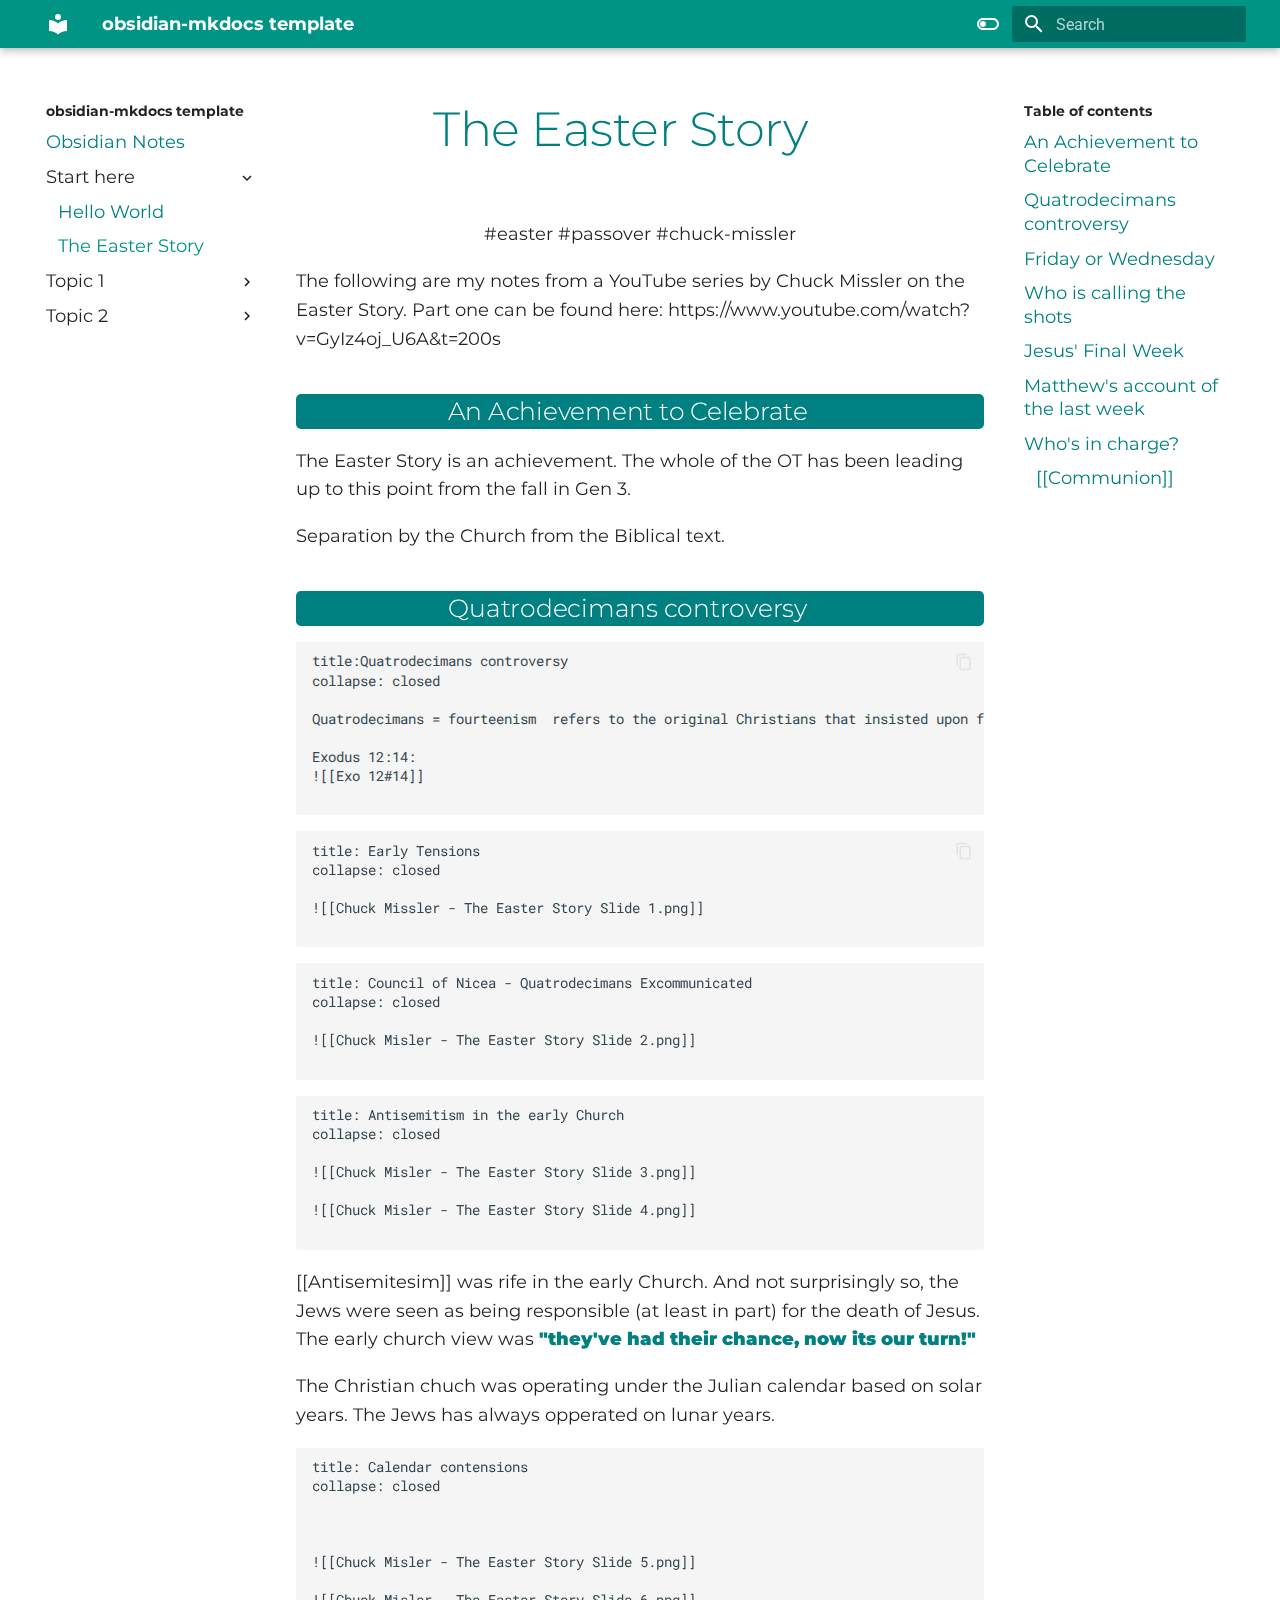
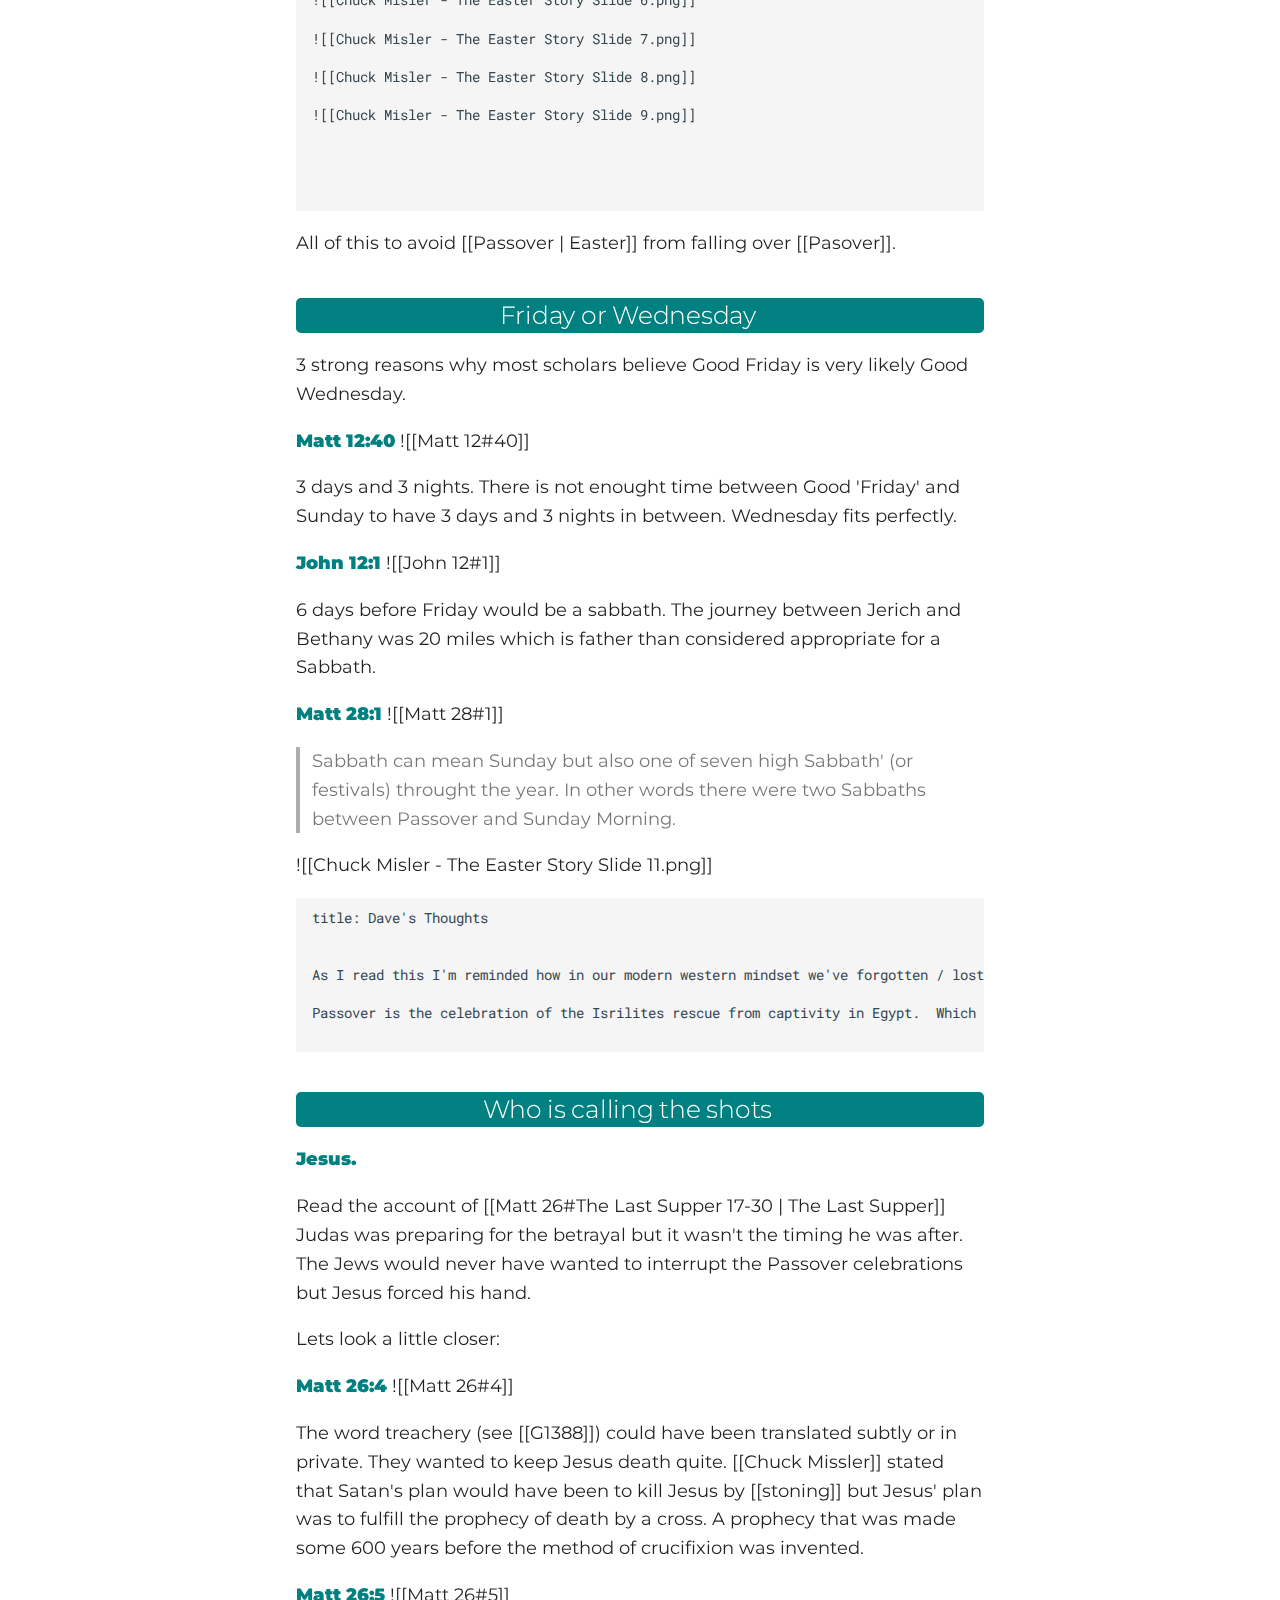
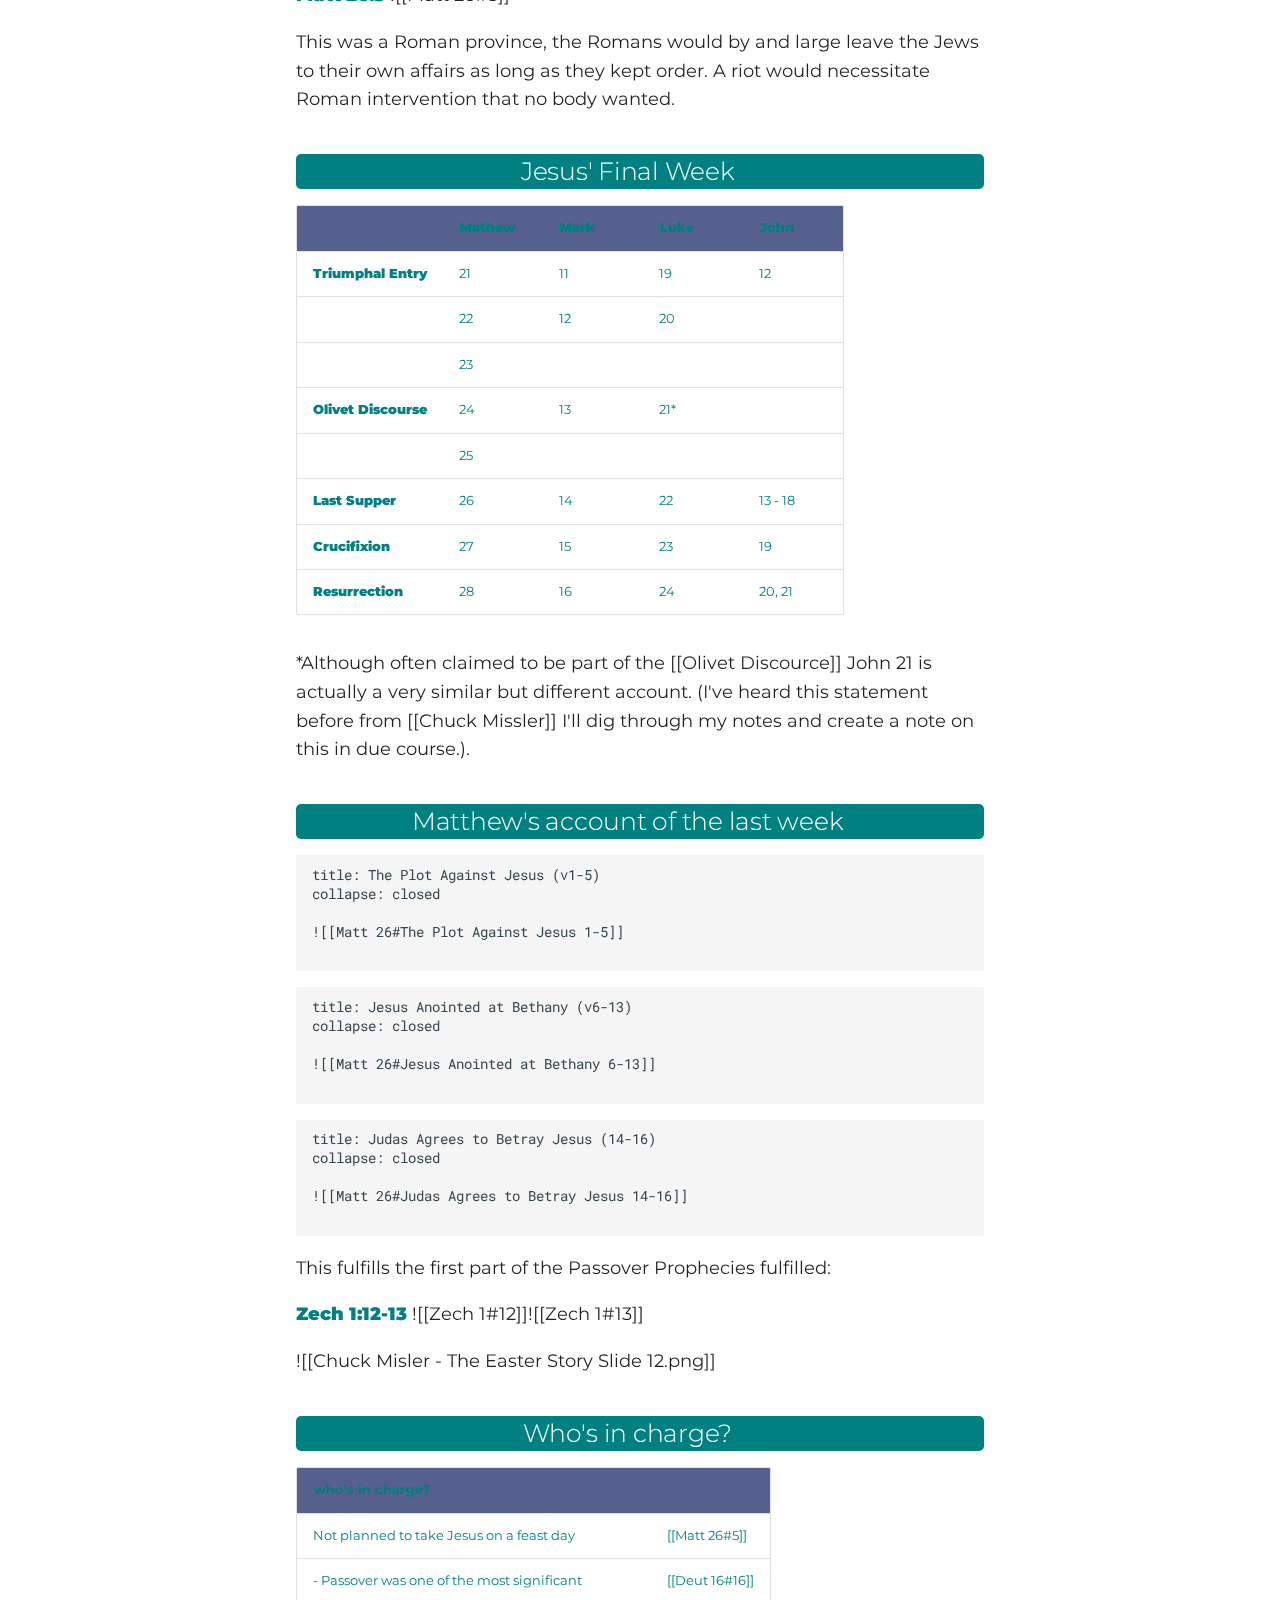
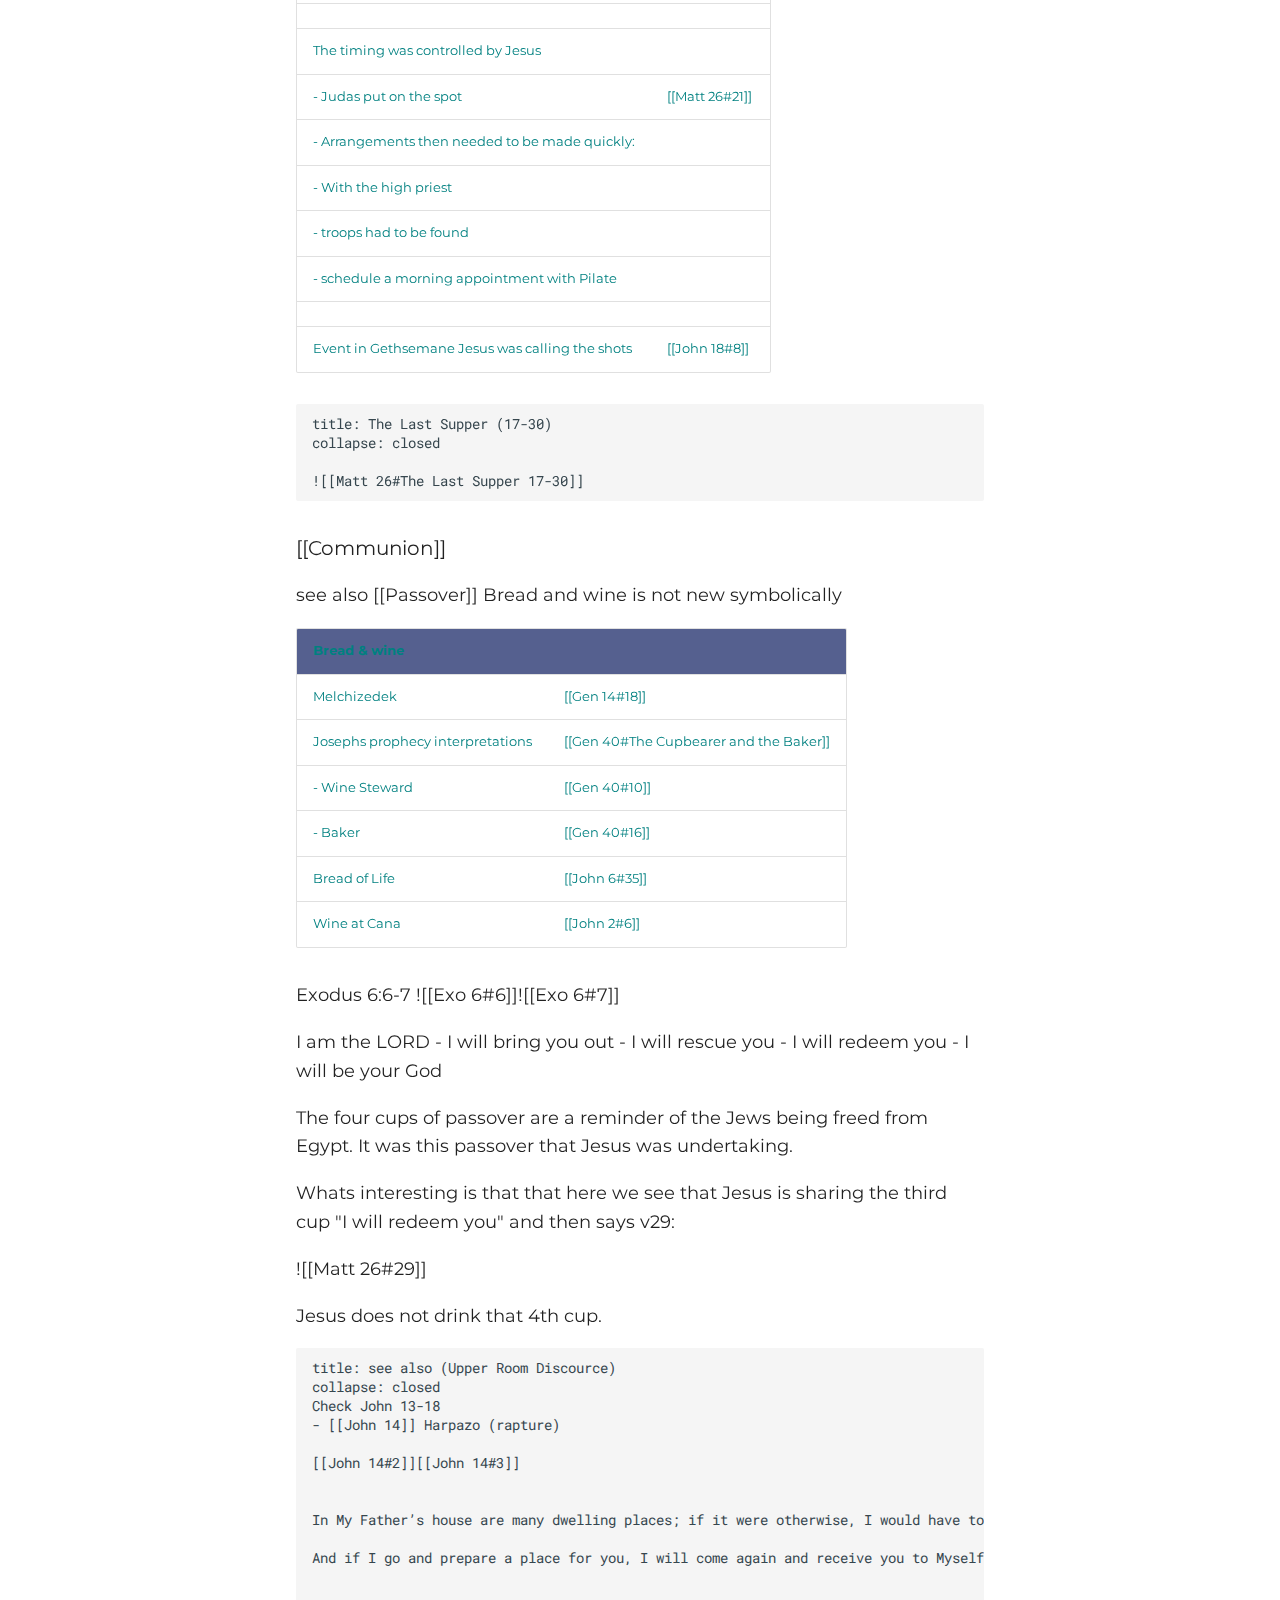
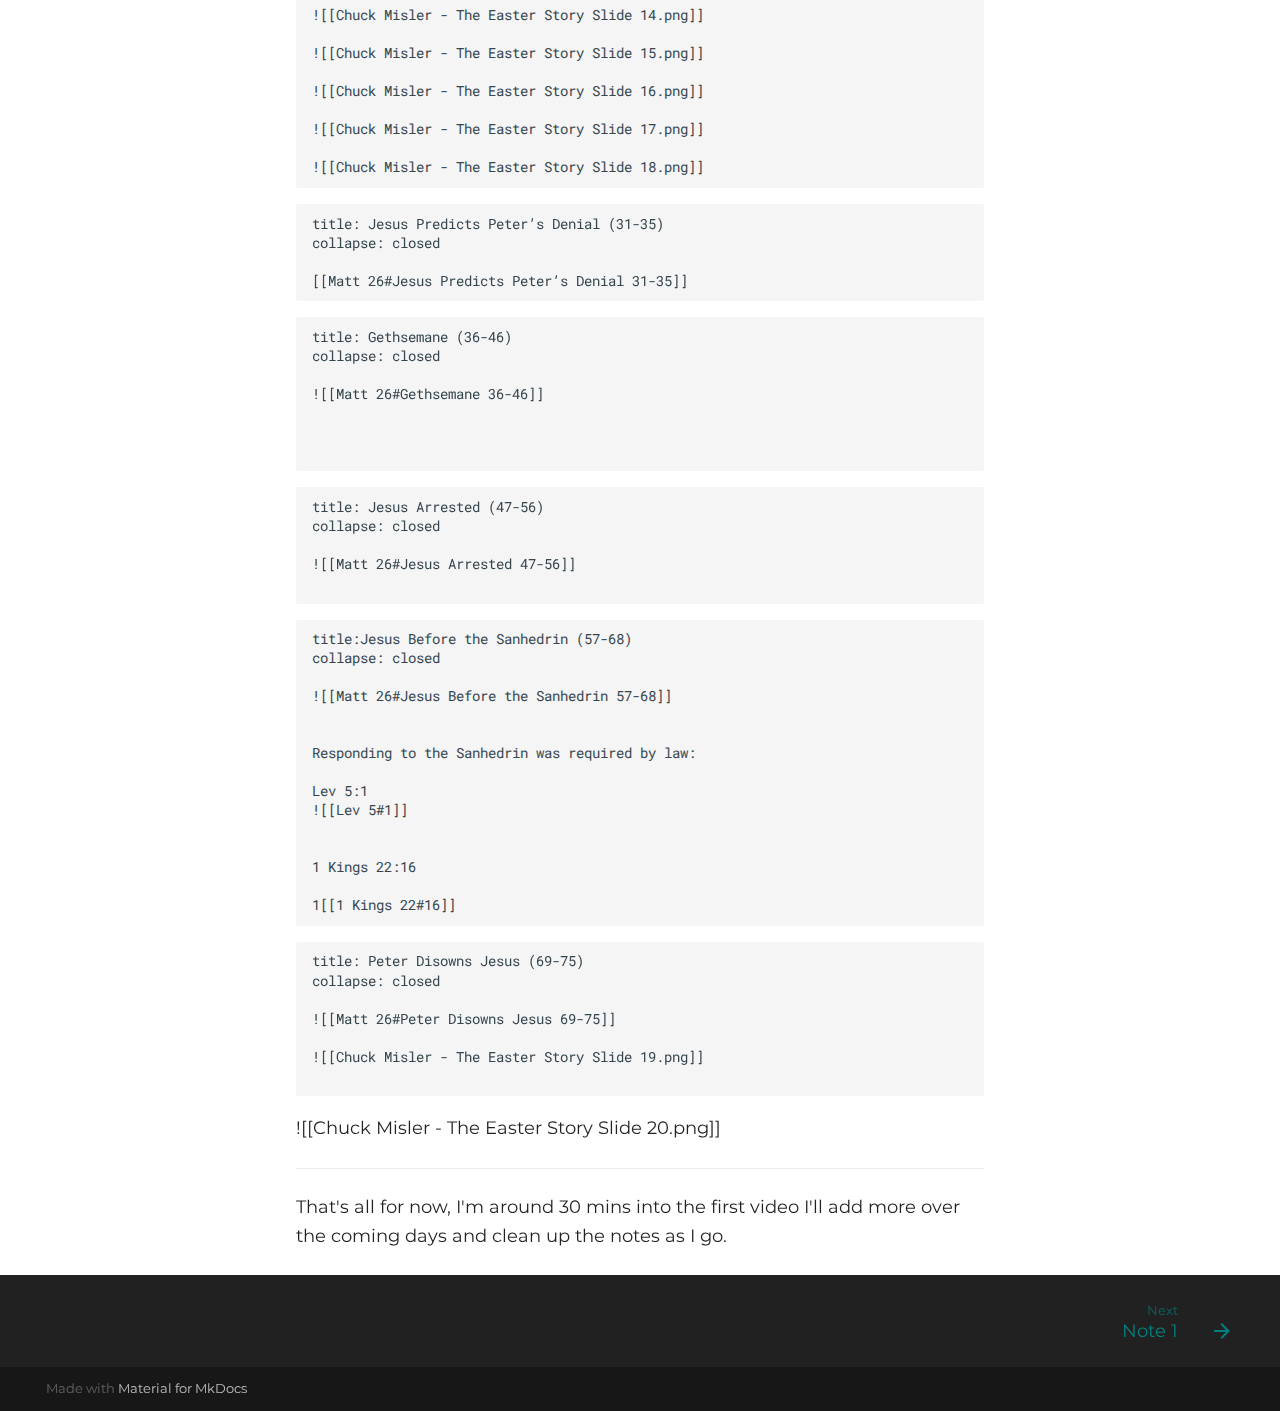
<file: Start here/The Easter Story/index.html>
<!doctype html>
<html lang="en" class="no-js">
  <head>
    
      <meta charset="utf-8">
      <meta name="viewport" content="width=device-width,initial-scale=1">
      
      
      
      <link rel="icon" href="../../assets/images/favicon.png">
      <meta name="generator" content="mkdocs-1.3.0, mkdocs-material-8.2.8">
    
    
      
        <title>The Easter Story - obsidian-mkdocs template</title>
      
    
    
      <link rel="stylesheet" href="../../assets/stylesheets/main.644de097.min.css">
      
        
        <link rel="stylesheet" href="../../assets/stylesheets/palette.e6a45f82.min.css">
        
      
    
    
    
      
        
        
        <link rel="preconnect" href="https://fonts.gstatic.com" crossorigin>
        <link rel="stylesheet" href="https://fonts.googleapis.com/css?family=Roboto:300,300i,400,400i,700,700i%7CRoboto+Mono:400,400i,700,700i&display=fallback">
        <style>:root{--md-text-font:"Roboto";--md-code-font:"Roboto Mono"}</style>
      
    
    
      <link rel="stylesheet" href="../../stylesheets/web.css">
    
    <script>__md_scope=new URL("../..",location),__md_get=(e,_=localStorage,t=__md_scope)=>JSON.parse(_.getItem(t.pathname+"."+e)),__md_set=(e,_,t=localStorage,a=__md_scope)=>{try{t.setItem(a.pathname+"."+e,JSON.stringify(_))}catch(e){}}</script>
    
      

    
    
  </head>
  
  
    
    
      
    
    
    
    
    <body dir="ltr" data-md-color-scheme="default" data-md-color-primary="teal" data-md-color-accent="teal">
  
    
    
      <script>var palette=__md_get("__palette");if(palette&&"object"==typeof palette.color)for(var key of Object.keys(palette.color))document.body.setAttribute("data-md-color-"+key,palette.color[key])</script>
    
    <input class="md-toggle" data-md-toggle="drawer" type="checkbox" id="__drawer" autocomplete="off">
    <input class="md-toggle" data-md-toggle="search" type="checkbox" id="__search" autocomplete="off">
    <label class="md-overlay" for="__drawer"></label>
    <div data-md-component="skip">
      
        
        <a href="#the-easter-story" class="md-skip">
          Skip to content
        </a>
      
    </div>
    <div data-md-component="announce">
      
    </div>
    
    
      

<header class="md-header" data-md-component="header">
  <nav class="md-header__inner md-grid" aria-label="Header">
    <a href="../.." title="obsidian-mkdocs template" class="md-header__button md-logo" aria-label="obsidian-mkdocs template" data-md-component="logo">
      
  
  <svg xmlns="http://www.w3.org/2000/svg" viewBox="0 0 24 24"><path d="M12 8a3 3 0 0 0 3-3 3 3 0 0 0-3-3 3 3 0 0 0-3 3 3 3 0 0 0 3 3m0 3.54C9.64 9.35 6.5 8 3 8v11c3.5 0 6.64 1.35 9 3.54 2.36-2.19 5.5-3.54 9-3.54V8c-3.5 0-6.64 1.35-9 3.54z"/></svg>

    </a>
    <label class="md-header__button md-icon" for="__drawer">
      <svg xmlns="http://www.w3.org/2000/svg" viewBox="0 0 24 24"><path d="M3 6h18v2H3V6m0 5h18v2H3v-2m0 5h18v2H3v-2z"/></svg>
    </label>
    <div class="md-header__title" data-md-component="header-title">
      <div class="md-header__ellipsis">
        <div class="md-header__topic">
          <span class="md-ellipsis">
            obsidian-mkdocs template
          </span>
        </div>
        <div class="md-header__topic" data-md-component="header-topic">
          <span class="md-ellipsis">
            
              The Easter Story
            
          </span>
        </div>
      </div>
    </div>
    
      <form class="md-header__option" data-md-component="palette">
        
          
          
          <input class="md-option" data-md-color-media="(prefers-color-scheme: light)" data-md-color-scheme="default" data-md-color-primary="teal" data-md-color-accent="teal"  aria-label="Switch to dark mode"  type="radio" name="__palette" id="__palette_1">
          
            <label class="md-header__button md-icon" title="Switch to dark mode" for="__palette_2" hidden>
              <svg xmlns="http://www.w3.org/2000/svg" viewBox="0 0 24 24"><path d="M17 6H7c-3.31 0-6 2.69-6 6s2.69 6 6 6h10c3.31 0 6-2.69 6-6s-2.69-6-6-6zm0 10H7c-2.21 0-4-1.79-4-4s1.79-4 4-4h10c2.21 0 4 1.79 4 4s-1.79 4-4 4zM7 9c-1.66 0-3 1.34-3 3s1.34 3 3 3 3-1.34 3-3-1.34-3-3-3z"/></svg>
            </label>
          
        
          
          
          <input class="md-option" data-md-color-media="(prefers-color-scheme: dark)" data-md-color-scheme="slate" data-md-color-primary="teal" data-md-color-accent="teal"  aria-label="Switch to light mode"  type="radio" name="__palette" id="__palette_2">
          
            <label class="md-header__button md-icon" title="Switch to light mode" for="__palette_1" hidden>
              <svg xmlns="http://www.w3.org/2000/svg" viewBox="0 0 24 24"><path d="M17 7H7a5 5 0 0 0-5 5 5 5 0 0 0 5 5h10a5 5 0 0 0 5-5 5 5 0 0 0-5-5m0 8a3 3 0 0 1-3-3 3 3 0 0 1 3-3 3 3 0 0 1 3 3 3 3 0 0 1-3 3z"/></svg>
            </label>
          
        
      </form>
    
    
    
      <label class="md-header__button md-icon" for="__search">
        <svg xmlns="http://www.w3.org/2000/svg" viewBox="0 0 24 24"><path d="M9.5 3A6.5 6.5 0 0 1 16 9.5c0 1.61-.59 3.09-1.56 4.23l.27.27h.79l5 5-1.5 1.5-5-5v-.79l-.27-.27A6.516 6.516 0 0 1 9.5 16 6.5 6.5 0 0 1 3 9.5 6.5 6.5 0 0 1 9.5 3m0 2C7 5 5 7 5 9.5S7 14 9.5 14 14 12 14 9.5 12 5 9.5 5z"/></svg>
      </label>
      <div class="md-search" data-md-component="search" role="dialog">
  <label class="md-search__overlay" for="__search"></label>
  <div class="md-search__inner" role="search">
    <form class="md-search__form" name="search">
      <input type="text" class="md-search__input" name="query" aria-label="Search" placeholder="Search" autocapitalize="off" autocorrect="off" autocomplete="off" spellcheck="false" data-md-component="search-query" required>
      <label class="md-search__icon md-icon" for="__search">
        <svg xmlns="http://www.w3.org/2000/svg" viewBox="0 0 24 24"><path d="M9.5 3A6.5 6.5 0 0 1 16 9.5c0 1.61-.59 3.09-1.56 4.23l.27.27h.79l5 5-1.5 1.5-5-5v-.79l-.27-.27A6.516 6.516 0 0 1 9.5 16 6.5 6.5 0 0 1 3 9.5 6.5 6.5 0 0 1 9.5 3m0 2C7 5 5 7 5 9.5S7 14 9.5 14 14 12 14 9.5 12 5 9.5 5z"/></svg>
        <svg xmlns="http://www.w3.org/2000/svg" viewBox="0 0 24 24"><path d="M20 11v2H8l5.5 5.5-1.42 1.42L4.16 12l7.92-7.92L13.5 5.5 8 11h12z"/></svg>
      </label>
      <nav class="md-search__options" aria-label="Search">
        
        <button type="reset" class="md-search__icon md-icon" aria-label="Clear" tabindex="-1">
          <svg xmlns="http://www.w3.org/2000/svg" viewBox="0 0 24 24"><path d="M19 6.41 17.59 5 12 10.59 6.41 5 5 6.41 10.59 12 5 17.59 6.41 19 12 13.41 17.59 19 19 17.59 13.41 12 19 6.41z"/></svg>
        </button>
      </nav>
      
    </form>
    <div class="md-search__output">
      <div class="md-search__scrollwrap" data-md-scrollfix>
        <div class="md-search-result" data-md-component="search-result">
          <div class="md-search-result__meta">
            Initializing search
          </div>
          <ol class="md-search-result__list"></ol>
        </div>
      </div>
    </div>
  </div>
</div>
    
    
  </nav>
  
</header>
    
    <div class="md-container" data-md-component="container">
      
      
        
          
        
      
      <main class="md-main" data-md-component="main">
        <div class="md-main__inner md-grid">
          
            
              
              <div class="md-sidebar md-sidebar--primary" data-md-component="sidebar" data-md-type="navigation" >
                <div class="md-sidebar__scrollwrap">
                  <div class="md-sidebar__inner">
                    


<nav class="md-nav md-nav--primary" aria-label="Navigation" data-md-level="0">
  <label class="md-nav__title" for="__drawer">
    <a href="../.." title="obsidian-mkdocs template" class="md-nav__button md-logo" aria-label="obsidian-mkdocs template" data-md-component="logo">
      
  
  <svg xmlns="http://www.w3.org/2000/svg" viewBox="0 0 24 24"><path d="M12 8a3 3 0 0 0 3-3 3 3 0 0 0-3-3 3 3 0 0 0-3 3 3 3 0 0 0 3 3m0 3.54C9.64 9.35 6.5 8 3 8v11c3.5 0 6.64 1.35 9 3.54 2.36-2.19 5.5-3.54 9-3.54V8c-3.5 0-6.64 1.35-9 3.54z"/></svg>

    </a>
    obsidian-mkdocs template
  </label>
  
  <ul class="md-nav__list" data-md-scrollfix>
    
      
      
      

  
  
  
    <li class="md-nav__item">
      <a href="../.." class="md-nav__link">
        Obsidian Notes
      </a>
    </li>
  

    
      
      
      

  
  
    
  
  
    
    <li class="md-nav__item md-nav__item--active md-nav__item--nested">
      
      
        <input class="md-nav__toggle md-toggle" data-md-toggle="__nav_2" type="checkbox" id="__nav_2" checked>
      
      
      
      
        <label class="md-nav__link" for="__nav_2">
          Start here
          <span class="md-nav__icon md-icon"></span>
        </label>
      
      <nav class="md-nav" aria-label="Start here" data-md-level="1">
        <label class="md-nav__title" for="__nav_2">
          <span class="md-nav__icon md-icon"></span>
          Start here
        </label>
        <ul class="md-nav__list" data-md-scrollfix>
          
            
              
  
  
  
    <li class="md-nav__item">
      <a href="../Hello%20World/" class="md-nav__link">
        Hello World
      </a>
    </li>
  

            
          
            
              
  
  
    
  
  
    <li class="md-nav__item md-nav__item--active">
      
      <input class="md-nav__toggle md-toggle" data-md-toggle="toc" type="checkbox" id="__toc">
      
      
        
      
      
        <label class="md-nav__link md-nav__link--active" for="__toc">
          The Easter Story
          <span class="md-nav__icon md-icon"></span>
        </label>
      
      <a href="./" class="md-nav__link md-nav__link--active">
        The Easter Story
      </a>
      
        

<nav class="md-nav md-nav--secondary" aria-label="Table of contents">
  
  
  
    
  
  
    <label class="md-nav__title" for="__toc">
      <span class="md-nav__icon md-icon"></span>
      Table of contents
    </label>
    <ul class="md-nav__list" data-md-component="toc" data-md-scrollfix>
      
        <li class="md-nav__item">
  <a href="#an-achievement-to-celebrate" class="md-nav__link">
    An Achievement to Celebrate
  </a>
  
</li>
      
        <li class="md-nav__item">
  <a href="#quatrodecimans-controversy" class="md-nav__link">
    Quatrodecimans controversy
  </a>
  
</li>
      
        <li class="md-nav__item">
  <a href="#friday-or-wednesday" class="md-nav__link">
    Friday or Wednesday
  </a>
  
</li>
      
        <li class="md-nav__item">
  <a href="#who-is-calling-the-shots" class="md-nav__link">
    Who is calling the shots
  </a>
  
</li>
      
        <li class="md-nav__item">
  <a href="#jesus-final-week" class="md-nav__link">
    Jesus' Final Week
  </a>
  
</li>
      
        <li class="md-nav__item">
  <a href="#matthews-account-of-the-last-week" class="md-nav__link">
    Matthew's account of the last week
  </a>
  
</li>
      
        <li class="md-nav__item">
  <a href="#whos-in-charge" class="md-nav__link">
    Who's in charge?
  </a>
  
    <nav class="md-nav" aria-label="Who's in charge?">
      <ul class="md-nav__list">
        
          <li class="md-nav__item">
  <a href="#communion" class="md-nav__link">
    [[Communion]]
  </a>
  
</li>
        
      </ul>
    </nav>
  
</li>
      
    </ul>
  
</nav>
      
    </li>
  

            
          
        </ul>
      </nav>
    </li>
  

    
      
      
      

  
  
  
    
    <li class="md-nav__item md-nav__item--nested">
      
      
        <input class="md-nav__toggle md-toggle" data-md-toggle="__nav_3" type="checkbox" id="__nav_3" >
      
      
      
      
        <label class="md-nav__link" for="__nav_3">
          Topic 1
          <span class="md-nav__icon md-icon"></span>
        </label>
      
      <nav class="md-nav" aria-label="Topic 1" data-md-level="1">
        <label class="md-nav__title" for="__nav_3">
          <span class="md-nav__icon md-icon"></span>
          Topic 1
        </label>
        <ul class="md-nav__list" data-md-scrollfix>
          
            
              
  
  
  
    <li class="md-nav__item">
      <a href="../../Topic%201/Note%201/" class="md-nav__link">
        Note 1
      </a>
    </li>
  

            
          
            
              
  
  
  
    <li class="md-nav__item">
      <a href="../../Topic%201/Note%202/" class="md-nav__link">
        Note 2
      </a>
    </li>
  

            
          
        </ul>
      </nav>
    </li>
  

    
      
      
      

  
  
  
    
    <li class="md-nav__item md-nav__item--nested">
      
      
        <input class="md-nav__toggle md-toggle" data-md-toggle="__nav_4" type="checkbox" id="__nav_4" >
      
      
      
      
        <label class="md-nav__link" for="__nav_4">
          Topic 2
          <span class="md-nav__icon md-icon"></span>
        </label>
      
      <nav class="md-nav" aria-label="Topic 2" data-md-level="1">
        <label class="md-nav__title" for="__nav_4">
          <span class="md-nav__icon md-icon"></span>
          Topic 2
        </label>
        <ul class="md-nav__list" data-md-scrollfix>
          
            
              
  
  
  
    <li class="md-nav__item">
      <a href="../../Topic%202/Note%203/" class="md-nav__link">
        Note 3
      </a>
    </li>
  

            
          
            
              
  
  
  
    <li class="md-nav__item">
      <a href="../../Topic%202/Note%204/" class="md-nav__link">
        Note 4
      </a>
    </li>
  

            
          
        </ul>
      </nav>
    </li>
  

    
  </ul>
</nav>
                  </div>
                </div>
              </div>
            
            
              
              <div class="md-sidebar md-sidebar--secondary" data-md-component="sidebar" data-md-type="toc" >
                <div class="md-sidebar__scrollwrap">
                  <div class="md-sidebar__inner">
                    

<nav class="md-nav md-nav--secondary" aria-label="Table of contents">
  
  
  
    
  
  
    <label class="md-nav__title" for="__toc">
      <span class="md-nav__icon md-icon"></span>
      Table of contents
    </label>
    <ul class="md-nav__list" data-md-component="toc" data-md-scrollfix>
      
        <li class="md-nav__item">
  <a href="#an-achievement-to-celebrate" class="md-nav__link">
    An Achievement to Celebrate
  </a>
  
</li>
      
        <li class="md-nav__item">
  <a href="#quatrodecimans-controversy" class="md-nav__link">
    Quatrodecimans controversy
  </a>
  
</li>
      
        <li class="md-nav__item">
  <a href="#friday-or-wednesday" class="md-nav__link">
    Friday or Wednesday
  </a>
  
</li>
      
        <li class="md-nav__item">
  <a href="#who-is-calling-the-shots" class="md-nav__link">
    Who is calling the shots
  </a>
  
</li>
      
        <li class="md-nav__item">
  <a href="#jesus-final-week" class="md-nav__link">
    Jesus' Final Week
  </a>
  
</li>
      
        <li class="md-nav__item">
  <a href="#matthews-account-of-the-last-week" class="md-nav__link">
    Matthew's account of the last week
  </a>
  
</li>
      
        <li class="md-nav__item">
  <a href="#whos-in-charge" class="md-nav__link">
    Who's in charge?
  </a>
  
    <nav class="md-nav" aria-label="Who's in charge?">
      <ul class="md-nav__list">
        
          <li class="md-nav__item">
  <a href="#communion" class="md-nav__link">
    [[Communion]]
  </a>
  
</li>
        
      </ul>
    </nav>
  
</li>
      
    </ul>
  
</nav>
                  </div>
                </div>
              </div>
            
          
          <div class="md-content" data-md-component="content">
            <article class="md-content__inner md-typeset">
              
                


<h1 id="the-easter-story">The Easter Story<a class="headerlink" href="#the-easter-story" title="Permanent link">&para;</a></h1>
<p><span class="center-me">#easter #passover #chuck-missler</span></p>
<p>The following are my notes from a YouTube series by Chuck Missler on the Easter Story.   Part one can be found here: https://www.youtube.com/watch?v=GyIz4oj_U6A&amp;t=200s</p>
<h2 id="an-achievement-to-celebrate">An Achievement to Celebrate<a class="headerlink" href="#an-achievement-to-celebrate" title="Permanent link">&para;</a></h2>
<p>The Easter Story is an achievement.   The whole of the OT has been leading up to this point from the fall in Gen 3.</p>
<p>Separation by the Church from the Biblical text.  </p>
<h2 id="quatrodecimans-controversy">Quatrodecimans controversy<a class="headerlink" href="#quatrodecimans-controversy" title="Permanent link">&para;</a></h2>
<pre><code class="language-ad-WellEstablished">title:Quatrodecimans controversy
collapse: closed

Quatrodecimans = fourteenism  refers to the original Christians that insisted upon fixing the celebration of [[Passover]] on the fourteenth day of [[Nisan]] in the Old Testament Calendar.  [[Lev 23#5]]

Exodus 12:14:
![[Exo 12#14]]

</code></pre>
<pre><code class="language-ad-WellEstablished">title: Early Tensions
collapse: closed

![[Chuck Missler - The Easter Story Slide 1.png]]

</code></pre>
<pre><code class="language-ad-WellEstablished">title: Council of Nicea - Quatrodecimans Excommunicated
collapse: closed

![[Chuck Misler - The Easter Story Slide 2.png]]

</code></pre>
<pre><code class="language-ad-WellEstablished">title: Antisemitism in the early Church
collapse: closed

![[Chuck Misler - The Easter Story Slide 3.png]]

![[Chuck Misler - The Easter Story Slide 4.png]]

</code></pre>
<p>[[Antisemitesim]] was rife in the early Church.   And not surprisingly so, the Jews were seen as being responsible (at least in part) for the death of Jesus.   The early church view was <strong>"they've had their chance, now its our turn!"</strong></p>
<p>The Christian chuch was operating under the Julian calendar based on solar years.  The Jews has always opperated on lunar years.</p>
<pre><code class="language-ad-WellEstablished">title: Calendar contensions
collapse: closed



![[Chuck Misler - The Easter Story Slide 5.png]]

![[Chuck Misler - The Easter Story Slide 6.png]]

![[Chuck Misler - The Easter Story Slide 7.png]]

![[Chuck Misler - The Easter Story Slide 8.png]]

![[Chuck Misler - The Easter Story Slide 9.png]]




</code></pre>
<p>All of this to avoid [[Passover | Easter]] from falling over [[Pasover]]. </p>
<h2 id="friday-or-wednesday">Friday or Wednesday<a class="headerlink" href="#friday-or-wednesday" title="Permanent link">&para;</a></h2>
<p>3 strong reasons why most scholars believe Good Friday is very likely Good Wednesday.</p>
<p><strong>Matt 12:40</strong>
![[Matt 12#40]]</p>
<p>3 days and 3 nights. There is not enought time between Good 'Friday' and Sunday to have 3 days and 3 nights in between.   Wednesday fits perfectly.</p>
<p><strong>John 12:1</strong>
![[John 12#1]]</p>
<p>6 days before Friday would be a sabbath.   The journey between Jerich and Bethany was 20 miles which is father than considered appropriate for a Sabbath.</p>
<p><strong>Matt 28:1</strong>
![[Matt 28#1]]</p>
<blockquote>
<p>Sabbath can mean Sunday but also one of seven high Sabbath' (or festivals) throught the year.   In other words there were two Sabbaths between Passover and Sunday Morning.</p>
</blockquote>
<p>![[Chuck Misler - The Easter Story Slide 11.png]]</p>
<pre><code class="language-ad-Vision">title: Dave's Thoughts


As I read this I'm reminded how in our modern western mindset we've forgotten / lost / or not even been aware of, the connection between Easter and passover.  

Passover is the celebration of the Isrilites rescue from captivity in Egypt.  Which is a foreshadow of the work that Jesus did on the cross.

</code></pre>
<h2 id="who-is-calling-the-shots">Who is calling the shots<a class="headerlink" href="#who-is-calling-the-shots" title="Permanent link">&para;</a></h2>
<p><strong>Jesus.</strong>  </p>
<p>Read the account of [[Matt 26#The Last Supper 17-30 | The Last Supper]] Judas was preparing for the betrayal but it wasn't the timing he was after.   The Jews would never have wanted to interrupt the Passover celebrations but Jesus forced his hand.  </p>
<p>Lets look a little closer:</p>
<p><strong>Matt 26:4</strong>
![[Matt 26#4]]</p>
<p>The word treachery (see [[G1388]]) could have been translated subtly or in private.  They wanted to keep Jesus death quite.   [[Chuck Missler]] stated that Satan's plan would have been to kill Jesus by [[stoning]] but Jesus' plan was to fulfill the prophecy of death by a cross.   A prophecy that was made some 600 years before the method of crucifixion was invented.</p>
<p><strong>Matt 26:5</strong>
![[Matt 26#5]]</p>
<p>This was a Roman province, the Romans would by and large leave the Jews to their own affairs as long as they kept order.   A riot would necessitate Roman intervention that no body wanted.</p>
<h2 id="jesus-final-week">Jesus' Final Week<a class="headerlink" href="#jesus-final-week" title="Permanent link">&para;</a></h2>
<table>
<thead>
<tr>
<th></th>
<th><strong>Mathew</strong></th>
<th><strong>Mark</strong></th>
<th><strong>Luke</strong></th>
<th><strong>John</strong></th>
</tr>
</thead>
<tbody>
<tr>
<td><strong>Triumphal Entry</strong></td>
<td>21</td>
<td>11</td>
<td>19</td>
<td>12</td>
</tr>
<tr>
<td></td>
<td>22</td>
<td>12</td>
<td>20</td>
<td></td>
</tr>
<tr>
<td></td>
<td>23</td>
<td></td>
<td></td>
<td></td>
</tr>
<tr>
<td><strong>Olivet Discourse</strong></td>
<td>24</td>
<td>13</td>
<td>21*</td>
<td></td>
</tr>
<tr>
<td></td>
<td>25</td>
<td></td>
<td></td>
<td></td>
</tr>
<tr>
<td><strong>Last Supper</strong></td>
<td>26</td>
<td>14</td>
<td>22</td>
<td>13 - 18</td>
</tr>
<tr>
<td><strong>Crucifixion</strong></td>
<td>27</td>
<td>15</td>
<td>23</td>
<td>19</td>
</tr>
<tr>
<td><strong>Resurrection</strong></td>
<td>28</td>
<td>16</td>
<td>24</td>
<td>20, 21</td>
</tr>
</tbody>
</table>
<p>*Although often claimed to be part of the [[Olivet Discource]] John 21 is actually a very similar but different account.    (I've heard this statement before from [[Chuck Missler]] I'll dig through my notes and create a note on this in due course.).</p>
<h2 id="matthews-account-of-the-last-week">Matthew's account of the last week<a class="headerlink" href="#matthews-account-of-the-last-week" title="Permanent link">&para;</a></h2>
<pre><code class="language-ad-WellEstablished">title: The Plot Against Jesus (v1-5)
collapse: closed

![[Matt 26#The Plot Against Jesus 1-5]]

</code></pre>
<pre><code class="language-ad-WellEstablished">title: Jesus Anointed at Bethany (v6-13)
collapse: closed

![[Matt 26#Jesus Anointed at Bethany 6-13]]

</code></pre>
<pre><code class="language-ad-WellEstablished">title: Judas Agrees to Betray Jesus (14-16)
collapse: closed

![[Matt 26#Judas Agrees to Betray Jesus 14-16]]

</code></pre>
<p>This fulfills the first part of the
Passover Prophecies fulfilled:</p>
<p><strong>Zech 1:12-13</strong>
![[Zech 1#12]]![[Zech 1#13]]</p>
<p>![[Chuck Misler - The Easter Story Slide 12.png]]</p>
<h2 id="whos-in-charge">Who's in charge?<a class="headerlink" href="#whos-in-charge" title="Permanent link">&para;</a></h2>
<table>
<thead>
<tr>
<th>who's in charge?</th>
<th></th>
</tr>
</thead>
<tbody>
<tr>
<td>Not planned to take Jesus on a feast day</td>
<td>[[Matt 26#5]]</td>
</tr>
<tr>
<td>- Passover was one of the most significant</td>
<td>[[Deut 16#16]]</td>
</tr>
<tr>
<td></td>
<td></td>
</tr>
<tr>
<td>The timing was controlled by Jesus</td>
<td></td>
</tr>
<tr>
<td>- Judas put on the spot</td>
<td>[[Matt 26#21]]</td>
</tr>
<tr>
<td>- Arrangements then needed to be made quickly:</td>
<td></td>
</tr>
<tr>
<td>-  With the high priest</td>
<td></td>
</tr>
<tr>
<td>-  troops had to be found</td>
<td></td>
</tr>
<tr>
<td>-  schedule a morning appointment with Pilate</td>
<td></td>
</tr>
<tr>
<td></td>
<td></td>
</tr>
<tr>
<td>Event in Gethsemane Jesus was calling the shots</td>
<td>[[John 18#8]]</td>
</tr>
</tbody>
</table>
<pre><code class="language-ad-WellEstablished">title: The Last Supper (17-30)
collapse: closed

![[Matt 26#The Last Supper 17-30]]
</code></pre>
<h3 id="communion">[[Communion]]<a class="headerlink" href="#communion" title="Permanent link">&para;</a></h3>
<p>see also [[Passover]]
Bread and wine is not new symbolically</p>
<table>
<thead>
<tr>
<th>Bread &amp; wine</th>
<th></th>
</tr>
</thead>
<tbody>
<tr>
<td>Melchizedek</td>
<td>[[Gen 14#18]]</td>
</tr>
<tr>
<td>Josephs prophecy interpretations</td>
<td>[[Gen 40#The Cupbearer and the Baker]]</td>
</tr>
<tr>
<td>- Wine Steward</td>
<td>[[Gen 40#10]]</td>
</tr>
<tr>
<td>- Baker</td>
<td>[[Gen 40#16]]</td>
</tr>
<tr>
<td>Bread of Life</td>
<td>[[John 6#35]]</td>
</tr>
<tr>
<td>Wine at Cana</td>
<td>[[John 2#6]]</td>
</tr>
</tbody>
</table>
<p>Exodus 6:6-7
![[Exo 6#6]]![[Exo 6#7]]</p>
<p>I am the LORD
- I will bring you out
- I will rescue you
- I will redeem you
- I will be your God</p>
<p>The four cups of passover are a reminder of the Jews being freed from Egypt.   It was this passover that Jesus was undertaking.  </p>
<p>Whats interesting is that that here we see that Jesus is sharing the third cup "I will redeem you" and then says v29:</p>
<p>![[Matt 26#29]]</p>
<p>Jesus does not drink that 4th cup.  </p>
<pre><code class="language-ad-SpiritLed">title: see also (Upper Room Discource)
collapse: closed
Check John 13-18
- [[John 14]] Harpazo (rapture)

[[John 14#2]][[John 14#3]]


In My Father’s house are many dwelling places; if it were otherwise, I would have told you. I am going to prepare a place for you.

And if I go and prepare a place for you, I will come again and receive you to Myself; so that where I am, you may be also.


![[Chuck Misler - The Easter Story Slide 14.png]]

![[Chuck Misler - The Easter Story Slide 15.png]]

![[Chuck Misler - The Easter Story Slide 16.png]]

![[Chuck Misler - The Easter Story Slide 17.png]]

![[Chuck Misler - The Easter Story Slide 18.png]]
</code></pre>
<pre><code class="language-ad-WellEstablished">title: Jesus Predicts Peter’s Denial (31-35)
collapse: closed

[[Matt 26#Jesus Predicts Peter’s Denial 31-35]]
</code></pre>
<pre><code class="language-ad-WellEstablished">title: Gethsemane (36-46)
collapse: closed

![[Matt 26#Gethsemane 36-46]]



</code></pre>
<pre><code class="language-ad-WellEstablished">title: Jesus Arrested (47-56)
collapse: closed

![[Matt 26#Jesus Arrested 47-56]]

</code></pre>
<pre><code class="language-ad-WellEstablished">title:Jesus Before the Sanhedrin (57-68)
collapse: closed

![[Matt 26#Jesus Before the Sanhedrin 57-68]]


Responding to the Sanhedrin was required by law:

Lev 5:1                                                                                                                                                                                                                                                                              
![[Lev 5#1]]


1 Kings 22:16

1[[1 Kings 22#16]]                                                                                                                                                                                                                                                                                                                                                                                                                                                                                                                                                                                                                                        
</code></pre>
<pre><code class="language-ad-WellEstablished">title: Peter Disowns Jesus (69-75)
collapse: closed

![[Matt 26#Peter Disowns Jesus 69-75]]

![[Chuck Misler - The Easter Story Slide 19.png]]

</code></pre>
<p>![[Chuck Misler - The Easter Story Slide 20.png]]</p>
<hr />
<p>That's all for now, I'm around 30 mins into the first video I'll add more over the coming days and clean up the notes as I go.</p>

              
            </article>
          </div>
        </div>
        
      </main>
      
        <footer class="md-footer">

    <nav class="md-footer__inner md-grid" aria-label="Footer">



        <a href="Topic%201/Note%201/" class="md-footer__link md-footer__link--next" aria-label="Next: Note 1" rel="next">
          <div class="md-footer__title">
            <div class="md-ellipsis">
              <span class="md-footer__direction">
                Next
              </span>
              Note 1
            </div>
          </div>
          <div class="md-footer__button md-icon">
            <svg xmlns="http://www.w3.org/2000/svg" viewBox="0 0 24 24"><path d="M4 11v2h12l-5.5 5.5 1.42 1.42L19.84 12l-7.92-7.92L10.5 5.5 16 11H4z"></path></svg>
          </div>
        </a>

    </nav>

  <div class="md-footer-meta md-typeset">
    <div class="md-footer-meta__inner md-grid">
      <div class="md-copyright">


    Made with
    <a href="https://squidfunk.github.io/mkdocs-material/" target="_blank" rel="noopener">
      Material for MkDocs
    </a>

</div>

    </div>
  </div>
</footer>
      
    </div>
    <div class="md-dialog" data-md-component="dialog">
      <div class="md-dialog__inner md-typeset"></div>
    </div>
    <script id="__config" type="application/json">{"base": "../..", "features": [], "search": "../../assets/javascripts/workers/search.5e67fbfe.min.js", "translations": {"clipboard.copied": "Copied to clipboard", "clipboard.copy": "Copy to clipboard", "search.config.lang": "en", "search.config.pipeline": "trimmer, stopWordFilter", "search.config.separator": "[\\s\\-]+", "search.placeholder": "Search", "search.result.more.one": "1 more on this page", "search.result.more.other": "# more on this page", "search.result.none": "No matching documents", "search.result.one": "1 matching document", "search.result.other": "# matching documents", "search.result.placeholder": "Type to start searching", "search.result.term.missing": "Missing", "select.version.title": "Select version"}}</script>
    
    
      <script src="../../assets/javascripts/bundle.c44cc438.min.js"></script>
      
    
  </body>
</html>
</file>
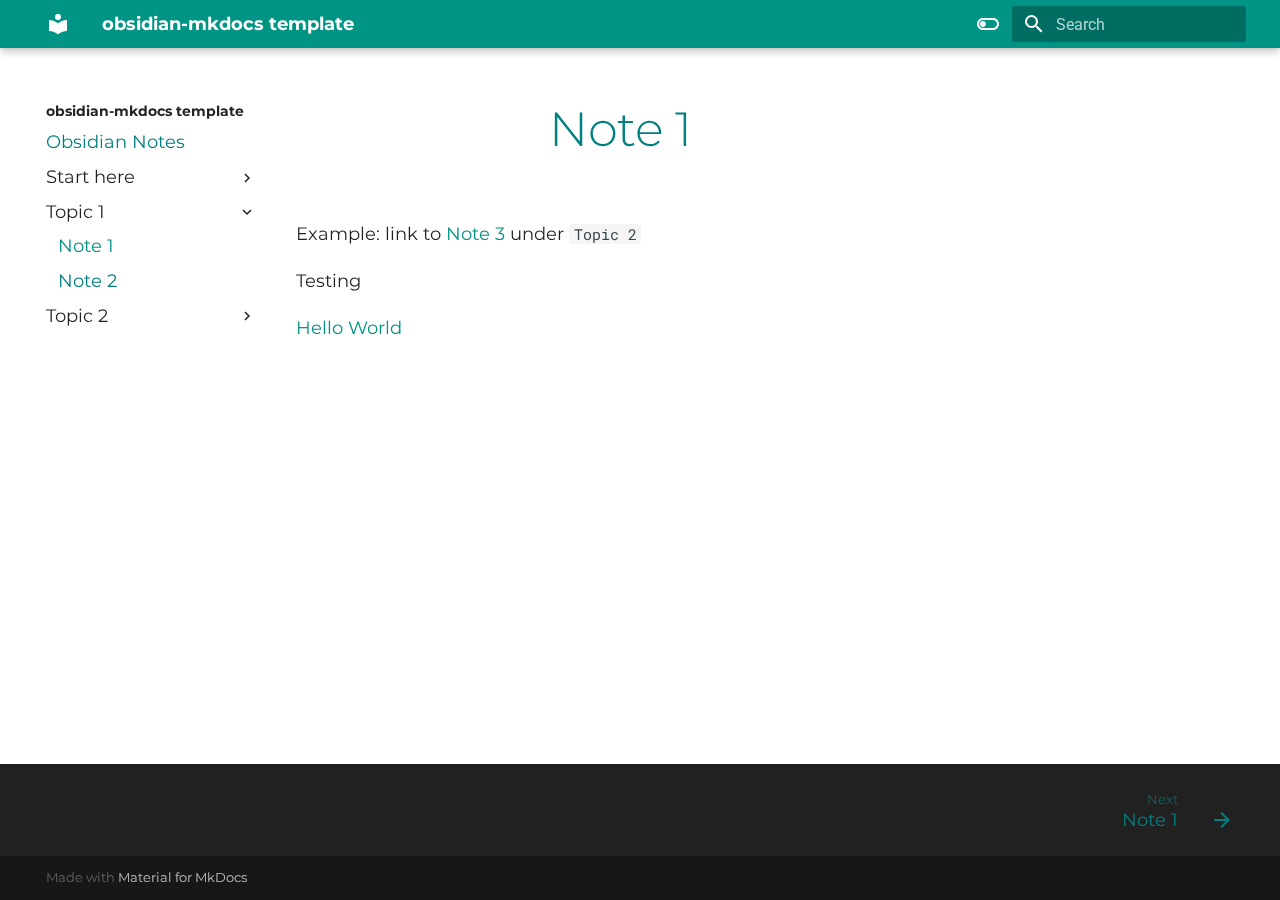
<file: Topic 1/Note 1/index.html>
<!doctype html>
<html lang="en" class="no-js">
  <head>
    
      <meta charset="utf-8">
      <meta name="viewport" content="width=device-width,initial-scale=1">
      
      
      
      <link rel="icon" href="../../assets/images/favicon.png">
      <meta name="generator" content="mkdocs-1.3.0, mkdocs-material-8.2.8">
    
    
      
        <title>Note 1 - obsidian-mkdocs template</title>
      
    
    
      <link rel="stylesheet" href="../../assets/stylesheets/main.644de097.min.css">
      
        
        <link rel="stylesheet" href="../../assets/stylesheets/palette.e6a45f82.min.css">
        
      
    
    
    
      
        
        
        <link rel="preconnect" href="https://fonts.gstatic.com" crossorigin>
        <link rel="stylesheet" href="https://fonts.googleapis.com/css?family=Roboto:300,300i,400,400i,700,700i%7CRoboto+Mono:400,400i,700,700i&display=fallback">
        <style>:root{--md-text-font:"Roboto";--md-code-font:"Roboto Mono"}</style>
      
    
    
      <link rel="stylesheet" href="../../stylesheets/web.css">
    
    <script>__md_scope=new URL("../..",location),__md_get=(e,_=localStorage,t=__md_scope)=>JSON.parse(_.getItem(t.pathname+"."+e)),__md_set=(e,_,t=localStorage,a=__md_scope)=>{try{t.setItem(a.pathname+"."+e,JSON.stringify(_))}catch(e){}}</script>
    
      

    
    
  </head>
  
  
    
    
      
    
    
    
    
    <body dir="ltr" data-md-color-scheme="default" data-md-color-primary="teal" data-md-color-accent="teal">
  
    
    
      <script>var palette=__md_get("__palette");if(palette&&"object"==typeof palette.color)for(var key of Object.keys(palette.color))document.body.setAttribute("data-md-color-"+key,palette.color[key])</script>
    
    <input class="md-toggle" data-md-toggle="drawer" type="checkbox" id="__drawer" autocomplete="off">
    <input class="md-toggle" data-md-toggle="search" type="checkbox" id="__search" autocomplete="off">
    <label class="md-overlay" for="__drawer"></label>
    <div data-md-component="skip">
      
        
        <a href="#note-1" class="md-skip">
          Skip to content
        </a>
      
    </div>
    <div data-md-component="announce">
      
    </div>
    
    
      

<header class="md-header" data-md-component="header">
  <nav class="md-header__inner md-grid" aria-label="Header">
    <a href="../.." title="obsidian-mkdocs template" class="md-header__button md-logo" aria-label="obsidian-mkdocs template" data-md-component="logo">
      
  
  <svg xmlns="http://www.w3.org/2000/svg" viewBox="0 0 24 24"><path d="M12 8a3 3 0 0 0 3-3 3 3 0 0 0-3-3 3 3 0 0 0-3 3 3 3 0 0 0 3 3m0 3.54C9.64 9.35 6.5 8 3 8v11c3.5 0 6.64 1.35 9 3.54 2.36-2.19 5.5-3.54 9-3.54V8c-3.5 0-6.64 1.35-9 3.54z"/></svg>

    </a>
    <label class="md-header__button md-icon" for="__drawer">
      <svg xmlns="http://www.w3.org/2000/svg" viewBox="0 0 24 24"><path d="M3 6h18v2H3V6m0 5h18v2H3v-2m0 5h18v2H3v-2z"/></svg>
    </label>
    <div class="md-header__title" data-md-component="header-title">
      <div class="md-header__ellipsis">
        <div class="md-header__topic">
          <span class="md-ellipsis">
            obsidian-mkdocs template
          </span>
        </div>
        <div class="md-header__topic" data-md-component="header-topic">
          <span class="md-ellipsis">
            
              Note 1
            
          </span>
        </div>
      </div>
    </div>
    
      <form class="md-header__option" data-md-component="palette">
        
          
          
          <input class="md-option" data-md-color-media="(prefers-color-scheme: light)" data-md-color-scheme="default" data-md-color-primary="teal" data-md-color-accent="teal"  aria-label="Switch to dark mode"  type="radio" name="__palette" id="__palette_1">
          
            <label class="md-header__button md-icon" title="Switch to dark mode" for="__palette_2" hidden>
              <svg xmlns="http://www.w3.org/2000/svg" viewBox="0 0 24 24"><path d="M17 6H7c-3.31 0-6 2.69-6 6s2.69 6 6 6h10c3.31 0 6-2.69 6-6s-2.69-6-6-6zm0 10H7c-2.21 0-4-1.79-4-4s1.79-4 4-4h10c2.21 0 4 1.79 4 4s-1.79 4-4 4zM7 9c-1.66 0-3 1.34-3 3s1.34 3 3 3 3-1.34 3-3-1.34-3-3-3z"/></svg>
            </label>
          
        
          
          
          <input class="md-option" data-md-color-media="(prefers-color-scheme: dark)" data-md-color-scheme="slate" data-md-color-primary="teal" data-md-color-accent="teal"  aria-label="Switch to light mode"  type="radio" name="__palette" id="__palette_2">
          
            <label class="md-header__button md-icon" title="Switch to light mode" for="__palette_1" hidden>
              <svg xmlns="http://www.w3.org/2000/svg" viewBox="0 0 24 24"><path d="M17 7H7a5 5 0 0 0-5 5 5 5 0 0 0 5 5h10a5 5 0 0 0 5-5 5 5 0 0 0-5-5m0 8a3 3 0 0 1-3-3 3 3 0 0 1 3-3 3 3 0 0 1 3 3 3 3 0 0 1-3 3z"/></svg>
            </label>
          
        
      </form>
    
    
    
      <label class="md-header__button md-icon" for="__search">
        <svg xmlns="http://www.w3.org/2000/svg" viewBox="0 0 24 24"><path d="M9.5 3A6.5 6.5 0 0 1 16 9.5c0 1.61-.59 3.09-1.56 4.23l.27.27h.79l5 5-1.5 1.5-5-5v-.79l-.27-.27A6.516 6.516 0 0 1 9.5 16 6.5 6.5 0 0 1 3 9.5 6.5 6.5 0 0 1 9.5 3m0 2C7 5 5 7 5 9.5S7 14 9.5 14 14 12 14 9.5 12 5 9.5 5z"/></svg>
      </label>
      <div class="md-search" data-md-component="search" role="dialog">
  <label class="md-search__overlay" for="__search"></label>
  <div class="md-search__inner" role="search">
    <form class="md-search__form" name="search">
      <input type="text" class="md-search__input" name="query" aria-label="Search" placeholder="Search" autocapitalize="off" autocorrect="off" autocomplete="off" spellcheck="false" data-md-component="search-query" required>
      <label class="md-search__icon md-icon" for="__search">
        <svg xmlns="http://www.w3.org/2000/svg" viewBox="0 0 24 24"><path d="M9.5 3A6.5 6.5 0 0 1 16 9.5c0 1.61-.59 3.09-1.56 4.23l.27.27h.79l5 5-1.5 1.5-5-5v-.79l-.27-.27A6.516 6.516 0 0 1 9.5 16 6.5 6.5 0 0 1 3 9.5 6.5 6.5 0 0 1 9.5 3m0 2C7 5 5 7 5 9.5S7 14 9.5 14 14 12 14 9.5 12 5 9.5 5z"/></svg>
        <svg xmlns="http://www.w3.org/2000/svg" viewBox="0 0 24 24"><path d="M20 11v2H8l5.5 5.5-1.42 1.42L4.16 12l7.92-7.92L13.5 5.5 8 11h12z"/></svg>
      </label>
      <nav class="md-search__options" aria-label="Search">
        
        <button type="reset" class="md-search__icon md-icon" aria-label="Clear" tabindex="-1">
          <svg xmlns="http://www.w3.org/2000/svg" viewBox="0 0 24 24"><path d="M19 6.41 17.59 5 12 10.59 6.41 5 5 6.41 10.59 12 5 17.59 6.41 19 12 13.41 17.59 19 19 17.59 13.41 12 19 6.41z"/></svg>
        </button>
      </nav>
      
    </form>
    <div class="md-search__output">
      <div class="md-search__scrollwrap" data-md-scrollfix>
        <div class="md-search-result" data-md-component="search-result">
          <div class="md-search-result__meta">
            Initializing search
          </div>
          <ol class="md-search-result__list"></ol>
        </div>
      </div>
    </div>
  </div>
</div>
    
    
  </nav>
  
</header>
    
    <div class="md-container" data-md-component="container">
      
      
        
          
        
      
      <main class="md-main" data-md-component="main">
        <div class="md-main__inner md-grid">
          
            
              
              <div class="md-sidebar md-sidebar--primary" data-md-component="sidebar" data-md-type="navigation" >
                <div class="md-sidebar__scrollwrap">
                  <div class="md-sidebar__inner">
                    


<nav class="md-nav md-nav--primary" aria-label="Navigation" data-md-level="0">
  <label class="md-nav__title" for="__drawer">
    <a href="../.." title="obsidian-mkdocs template" class="md-nav__button md-logo" aria-label="obsidian-mkdocs template" data-md-component="logo">
      
  
  <svg xmlns="http://www.w3.org/2000/svg" viewBox="0 0 24 24"><path d="M12 8a3 3 0 0 0 3-3 3 3 0 0 0-3-3 3 3 0 0 0-3 3 3 3 0 0 0 3 3m0 3.54C9.64 9.35 6.5 8 3 8v11c3.5 0 6.64 1.35 9 3.54 2.36-2.19 5.5-3.54 9-3.54V8c-3.5 0-6.64 1.35-9 3.54z"/></svg>

    </a>
    obsidian-mkdocs template
  </label>
  
  <ul class="md-nav__list" data-md-scrollfix>
    
      
      
      

  
  
  
    <li class="md-nav__item">
      <a href="../.." class="md-nav__link">
        Obsidian Notes
      </a>
    </li>
  

    
      
      
      

  
  
  
    
    <li class="md-nav__item md-nav__item--nested">
      
      
        <input class="md-nav__toggle md-toggle" data-md-toggle="__nav_2" type="checkbox" id="__nav_2" >
      
      
      
      
        <label class="md-nav__link" for="__nav_2">
          Start here
          <span class="md-nav__icon md-icon"></span>
        </label>
      
      <nav class="md-nav" aria-label="Start here" data-md-level="1">
        <label class="md-nav__title" for="__nav_2">
          <span class="md-nav__icon md-icon"></span>
          Start here
        </label>
        <ul class="md-nav__list" data-md-scrollfix>
          
            
              
  
  
  
    <li class="md-nav__item">
      <a href="../../Start%20here/Hello%20World/" class="md-nav__link">
        Hello World
      </a>
    </li>
  

            
          
            
              
  
  
  
    <li class="md-nav__item">
      <a href="../../Start%20here/The%20Easter%20Story/" class="md-nav__link">
        The Easter Story
      </a>
    </li>
  

            
          
        </ul>
      </nav>
    </li>
  

    
      
      
      

  
  
    
  
  
    
    <li class="md-nav__item md-nav__item--active md-nav__item--nested">
      
      
        <input class="md-nav__toggle md-toggle" data-md-toggle="__nav_3" type="checkbox" id="__nav_3" checked>
      
      
      
      
        <label class="md-nav__link" for="__nav_3">
          Topic 1
          <span class="md-nav__icon md-icon"></span>
        </label>
      
      <nav class="md-nav" aria-label="Topic 1" data-md-level="1">
        <label class="md-nav__title" for="__nav_3">
          <span class="md-nav__icon md-icon"></span>
          Topic 1
        </label>
        <ul class="md-nav__list" data-md-scrollfix>
          
            
              
  
  
    
  
  
    <li class="md-nav__item md-nav__item--active">
      
      <input class="md-nav__toggle md-toggle" data-md-toggle="toc" type="checkbox" id="__toc">
      
      
        
      
      
      <a href="./" class="md-nav__link md-nav__link--active">
        Note 1
      </a>
      
    </li>
  

            
          
            
              
  
  
  
    <li class="md-nav__item">
      <a href="../Note%202/" class="md-nav__link">
        Note 2
      </a>
    </li>
  

            
          
        </ul>
      </nav>
    </li>
  

    
      
      
      

  
  
  
    
    <li class="md-nav__item md-nav__item--nested">
      
      
        <input class="md-nav__toggle md-toggle" data-md-toggle="__nav_4" type="checkbox" id="__nav_4" >
      
      
      
      
        <label class="md-nav__link" for="__nav_4">
          Topic 2
          <span class="md-nav__icon md-icon"></span>
        </label>
      
      <nav class="md-nav" aria-label="Topic 2" data-md-level="1">
        <label class="md-nav__title" for="__nav_4">
          <span class="md-nav__icon md-icon"></span>
          Topic 2
        </label>
        <ul class="md-nav__list" data-md-scrollfix>
          
            
              
  
  
  
    <li class="md-nav__item">
      <a href="../../Topic%202/Note%203/" class="md-nav__link">
        Note 3
      </a>
    </li>
  

            
          
            
              
  
  
  
    <li class="md-nav__item">
      <a href="../../Topic%202/Note%204/" class="md-nav__link">
        Note 4
      </a>
    </li>
  

            
          
        </ul>
      </nav>
    </li>
  

    
  </ul>
</nav>
                  </div>
                </div>
              </div>
            
            
              
              <div class="md-sidebar md-sidebar--secondary" data-md-component="sidebar" data-md-type="toc" >
                <div class="md-sidebar__scrollwrap">
                  <div class="md-sidebar__inner">
                    

<nav class="md-nav md-nav--secondary" aria-label="Table of contents">
  
  
  
    
  
  
</nav>
                  </div>
                </div>
              </div>
            
          
          <div class="md-content" data-md-component="content">
            <article class="md-content__inner md-typeset">
              
                


<h1 id="note-1">Note 1<a class="headerlink" href="#note-1" title="Permanent link">&para;</a></h1>
<p>Example: link to <a href="../../Topic%202/Note%203/">Note 3</a> under <code>Topic 2</code></p>
<p>Testing</p>
<p><a href="../../Start%20here/Hello%20World/">Hello World</a></p>

              
            </article>
          </div>
        </div>
        
      </main>
      
        <footer class="md-footer">

    <nav class="md-footer__inner md-grid" aria-label="Footer">



        <a href="Topic%201/Note%201/" class="md-footer__link md-footer__link--next" aria-label="Next: Note 1" rel="next">
          <div class="md-footer__title">
            <div class="md-ellipsis">
              <span class="md-footer__direction">
                Next
              </span>
              Note 1
            </div>
          </div>
          <div class="md-footer__button md-icon">
            <svg xmlns="http://www.w3.org/2000/svg" viewBox="0 0 24 24"><path d="M4 11v2h12l-5.5 5.5 1.42 1.42L19.84 12l-7.92-7.92L10.5 5.5 16 11H4z"></path></svg>
          </div>
        </a>

    </nav>

  <div class="md-footer-meta md-typeset">
    <div class="md-footer-meta__inner md-grid">
      <div class="md-copyright">


    Made with
    <a href="https://squidfunk.github.io/mkdocs-material/" target="_blank" rel="noopener">
      Material for MkDocs
    </a>

</div>

    </div>
  </div>
</footer>
      
    </div>
    <div class="md-dialog" data-md-component="dialog">
      <div class="md-dialog__inner md-typeset"></div>
    </div>
    <script id="__config" type="application/json">{"base": "../..", "features": [], "search": "../../assets/javascripts/workers/search.5e67fbfe.min.js", "translations": {"clipboard.copied": "Copied to clipboard", "clipboard.copy": "Copy to clipboard", "search.config.lang": "en", "search.config.pipeline": "trimmer, stopWordFilter", "search.config.separator": "[\\s\\-]+", "search.placeholder": "Search", "search.result.more.one": "1 more on this page", "search.result.more.other": "# more on this page", "search.result.none": "No matching documents", "search.result.one": "1 matching document", "search.result.other": "# matching documents", "search.result.placeholder": "Type to start searching", "search.result.term.missing": "Missing", "select.version.title": "Select version"}}</script>
    
    
      <script src="../../assets/javascripts/bundle.c44cc438.min.js"></script>
      
    
  </body>
</html>
</file>
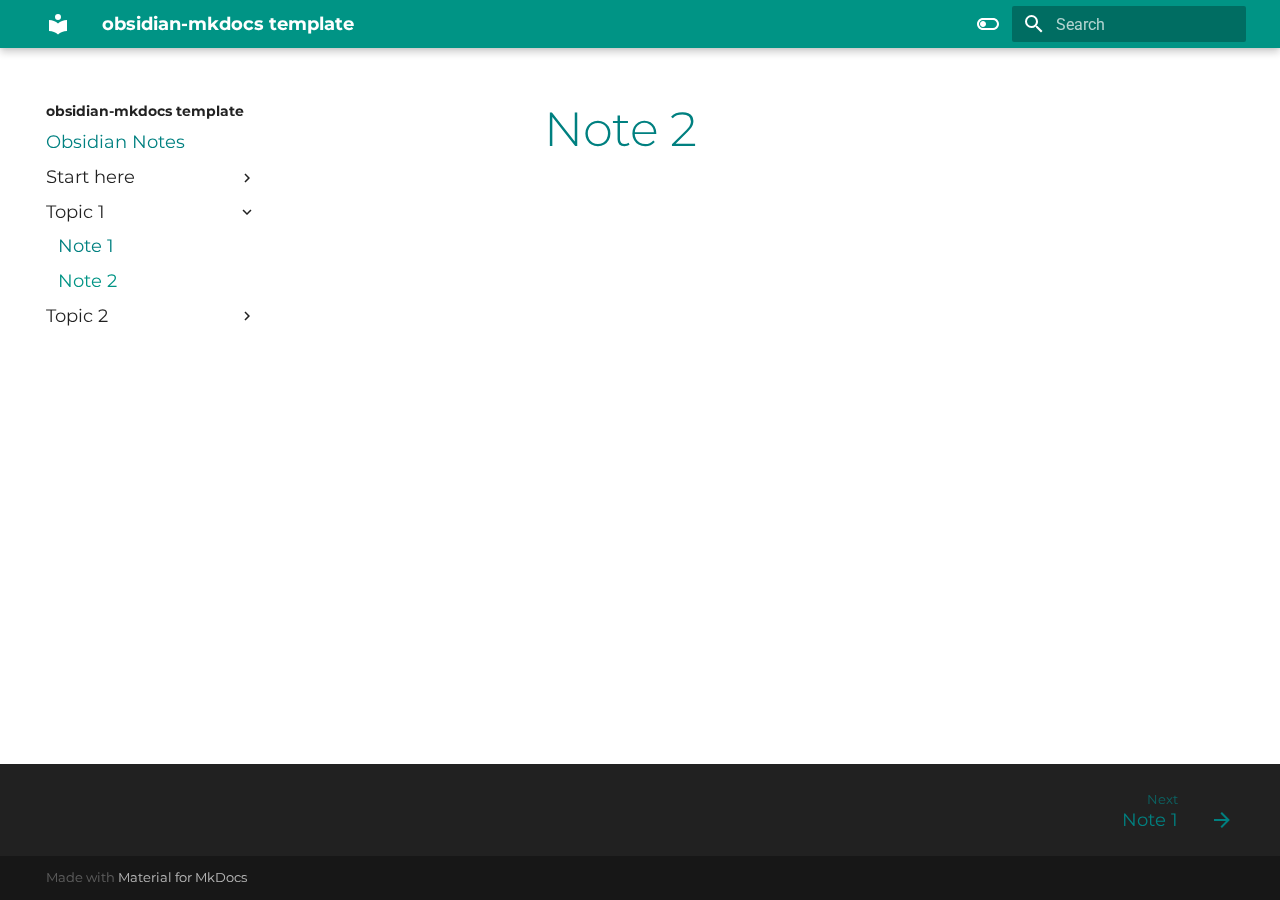
<file: Topic 1/Note 2/index.html>
<!doctype html>
<html lang="en" class="no-js">
  <head>
    
      <meta charset="utf-8">
      <meta name="viewport" content="width=device-width,initial-scale=1">
      
      
      
      <link rel="icon" href="../../assets/images/favicon.png">
      <meta name="generator" content="mkdocs-1.3.0, mkdocs-material-8.2.8">
    
    
      
        <title>Note 2 - obsidian-mkdocs template</title>
      
    
    
      <link rel="stylesheet" href="../../assets/stylesheets/main.644de097.min.css">
      
        
        <link rel="stylesheet" href="../../assets/stylesheets/palette.e6a45f82.min.css">
        
      
    
    
    
      
        
        
        <link rel="preconnect" href="https://fonts.gstatic.com" crossorigin>
        <link rel="stylesheet" href="https://fonts.googleapis.com/css?family=Roboto:300,300i,400,400i,700,700i%7CRoboto+Mono:400,400i,700,700i&display=fallback">
        <style>:root{--md-text-font:"Roboto";--md-code-font:"Roboto Mono"}</style>
      
    
    
      <link rel="stylesheet" href="../../stylesheets/web.css">
    
    <script>__md_scope=new URL("../..",location),__md_get=(e,_=localStorage,t=__md_scope)=>JSON.parse(_.getItem(t.pathname+"."+e)),__md_set=(e,_,t=localStorage,a=__md_scope)=>{try{t.setItem(a.pathname+"."+e,JSON.stringify(_))}catch(e){}}</script>
    
      

    
    
  </head>
  
  
    
    
      
    
    
    
    
    <body dir="ltr" data-md-color-scheme="default" data-md-color-primary="teal" data-md-color-accent="teal">
  
    
    
      <script>var palette=__md_get("__palette");if(palette&&"object"==typeof palette.color)for(var key of Object.keys(palette.color))document.body.setAttribute("data-md-color-"+key,palette.color[key])</script>
    
    <input class="md-toggle" data-md-toggle="drawer" type="checkbox" id="__drawer" autocomplete="off">
    <input class="md-toggle" data-md-toggle="search" type="checkbox" id="__search" autocomplete="off">
    <label class="md-overlay" for="__drawer"></label>
    <div data-md-component="skip">
      
        
        <a href="#note-2" class="md-skip">
          Skip to content
        </a>
      
    </div>
    <div data-md-component="announce">
      
    </div>
    
    
      

<header class="md-header" data-md-component="header">
  <nav class="md-header__inner md-grid" aria-label="Header">
    <a href="../.." title="obsidian-mkdocs template" class="md-header__button md-logo" aria-label="obsidian-mkdocs template" data-md-component="logo">
      
  
  <svg xmlns="http://www.w3.org/2000/svg" viewBox="0 0 24 24"><path d="M12 8a3 3 0 0 0 3-3 3 3 0 0 0-3-3 3 3 0 0 0-3 3 3 3 0 0 0 3 3m0 3.54C9.64 9.35 6.5 8 3 8v11c3.5 0 6.64 1.35 9 3.54 2.36-2.19 5.5-3.54 9-3.54V8c-3.5 0-6.64 1.35-9 3.54z"/></svg>

    </a>
    <label class="md-header__button md-icon" for="__drawer">
      <svg xmlns="http://www.w3.org/2000/svg" viewBox="0 0 24 24"><path d="M3 6h18v2H3V6m0 5h18v2H3v-2m0 5h18v2H3v-2z"/></svg>
    </label>
    <div class="md-header__title" data-md-component="header-title">
      <div class="md-header__ellipsis">
        <div class="md-header__topic">
          <span class="md-ellipsis">
            obsidian-mkdocs template
          </span>
        </div>
        <div class="md-header__topic" data-md-component="header-topic">
          <span class="md-ellipsis">
            
              Note 2
            
          </span>
        </div>
      </div>
    </div>
    
      <form class="md-header__option" data-md-component="palette">
        
          
          
          <input class="md-option" data-md-color-media="(prefers-color-scheme: light)" data-md-color-scheme="default" data-md-color-primary="teal" data-md-color-accent="teal"  aria-label="Switch to dark mode"  type="radio" name="__palette" id="__palette_1">
          
            <label class="md-header__button md-icon" title="Switch to dark mode" for="__palette_2" hidden>
              <svg xmlns="http://www.w3.org/2000/svg" viewBox="0 0 24 24"><path d="M17 6H7c-3.31 0-6 2.69-6 6s2.69 6 6 6h10c3.31 0 6-2.69 6-6s-2.69-6-6-6zm0 10H7c-2.21 0-4-1.79-4-4s1.79-4 4-4h10c2.21 0 4 1.79 4 4s-1.79 4-4 4zM7 9c-1.66 0-3 1.34-3 3s1.34 3 3 3 3-1.34 3-3-1.34-3-3-3z"/></svg>
            </label>
          
        
          
          
          <input class="md-option" data-md-color-media="(prefers-color-scheme: dark)" data-md-color-scheme="slate" data-md-color-primary="teal" data-md-color-accent="teal"  aria-label="Switch to light mode"  type="radio" name="__palette" id="__palette_2">
          
            <label class="md-header__button md-icon" title="Switch to light mode" for="__palette_1" hidden>
              <svg xmlns="http://www.w3.org/2000/svg" viewBox="0 0 24 24"><path d="M17 7H7a5 5 0 0 0-5 5 5 5 0 0 0 5 5h10a5 5 0 0 0 5-5 5 5 0 0 0-5-5m0 8a3 3 0 0 1-3-3 3 3 0 0 1 3-3 3 3 0 0 1 3 3 3 3 0 0 1-3 3z"/></svg>
            </label>
          
        
      </form>
    
    
    
      <label class="md-header__button md-icon" for="__search">
        <svg xmlns="http://www.w3.org/2000/svg" viewBox="0 0 24 24"><path d="M9.5 3A6.5 6.5 0 0 1 16 9.5c0 1.61-.59 3.09-1.56 4.23l.27.27h.79l5 5-1.5 1.5-5-5v-.79l-.27-.27A6.516 6.516 0 0 1 9.5 16 6.5 6.5 0 0 1 3 9.5 6.5 6.5 0 0 1 9.5 3m0 2C7 5 5 7 5 9.5S7 14 9.5 14 14 12 14 9.5 12 5 9.5 5z"/></svg>
      </label>
      <div class="md-search" data-md-component="search" role="dialog">
  <label class="md-search__overlay" for="__search"></label>
  <div class="md-search__inner" role="search">
    <form class="md-search__form" name="search">
      <input type="text" class="md-search__input" name="query" aria-label="Search" placeholder="Search" autocapitalize="off" autocorrect="off" autocomplete="off" spellcheck="false" data-md-component="search-query" required>
      <label class="md-search__icon md-icon" for="__search">
        <svg xmlns="http://www.w3.org/2000/svg" viewBox="0 0 24 24"><path d="M9.5 3A6.5 6.5 0 0 1 16 9.5c0 1.61-.59 3.09-1.56 4.23l.27.27h.79l5 5-1.5 1.5-5-5v-.79l-.27-.27A6.516 6.516 0 0 1 9.5 16 6.5 6.5 0 0 1 3 9.5 6.5 6.5 0 0 1 9.5 3m0 2C7 5 5 7 5 9.5S7 14 9.5 14 14 12 14 9.5 12 5 9.5 5z"/></svg>
        <svg xmlns="http://www.w3.org/2000/svg" viewBox="0 0 24 24"><path d="M20 11v2H8l5.5 5.5-1.42 1.42L4.16 12l7.92-7.92L13.5 5.5 8 11h12z"/></svg>
      </label>
      <nav class="md-search__options" aria-label="Search">
        
        <button type="reset" class="md-search__icon md-icon" aria-label="Clear" tabindex="-1">
          <svg xmlns="http://www.w3.org/2000/svg" viewBox="0 0 24 24"><path d="M19 6.41 17.59 5 12 10.59 6.41 5 5 6.41 10.59 12 5 17.59 6.41 19 12 13.41 17.59 19 19 17.59 13.41 12 19 6.41z"/></svg>
        </button>
      </nav>
      
    </form>
    <div class="md-search__output">
      <div class="md-search__scrollwrap" data-md-scrollfix>
        <div class="md-search-result" data-md-component="search-result">
          <div class="md-search-result__meta">
            Initializing search
          </div>
          <ol class="md-search-result__list"></ol>
        </div>
      </div>
    </div>
  </div>
</div>
    
    
  </nav>
  
</header>
    
    <div class="md-container" data-md-component="container">
      
      
        
          
        
      
      <main class="md-main" data-md-component="main">
        <div class="md-main__inner md-grid">
          
            
              
              <div class="md-sidebar md-sidebar--primary" data-md-component="sidebar" data-md-type="navigation" >
                <div class="md-sidebar__scrollwrap">
                  <div class="md-sidebar__inner">
                    


<nav class="md-nav md-nav--primary" aria-label="Navigation" data-md-level="0">
  <label class="md-nav__title" for="__drawer">
    <a href="../.." title="obsidian-mkdocs template" class="md-nav__button md-logo" aria-label="obsidian-mkdocs template" data-md-component="logo">
      
  
  <svg xmlns="http://www.w3.org/2000/svg" viewBox="0 0 24 24"><path d="M12 8a3 3 0 0 0 3-3 3 3 0 0 0-3-3 3 3 0 0 0-3 3 3 3 0 0 0 3 3m0 3.54C9.64 9.35 6.5 8 3 8v11c3.5 0 6.64 1.35 9 3.54 2.36-2.19 5.5-3.54 9-3.54V8c-3.5 0-6.64 1.35-9 3.54z"/></svg>

    </a>
    obsidian-mkdocs template
  </label>
  
  <ul class="md-nav__list" data-md-scrollfix>
    
      
      
      

  
  
  
    <li class="md-nav__item">
      <a href="../.." class="md-nav__link">
        Obsidian Notes
      </a>
    </li>
  

    
      
      
      

  
  
  
    
    <li class="md-nav__item md-nav__item--nested">
      
      
        <input class="md-nav__toggle md-toggle" data-md-toggle="__nav_2" type="checkbox" id="__nav_2" >
      
      
      
      
        <label class="md-nav__link" for="__nav_2">
          Start here
          <span class="md-nav__icon md-icon"></span>
        </label>
      
      <nav class="md-nav" aria-label="Start here" data-md-level="1">
        <label class="md-nav__title" for="__nav_2">
          <span class="md-nav__icon md-icon"></span>
          Start here
        </label>
        <ul class="md-nav__list" data-md-scrollfix>
          
            
              
  
  
  
    <li class="md-nav__item">
      <a href="../../Start%20here/Hello%20World/" class="md-nav__link">
        Hello World
      </a>
    </li>
  

            
          
            
              
  
  
  
    <li class="md-nav__item">
      <a href="../../Start%20here/The%20Easter%20Story/" class="md-nav__link">
        The Easter Story
      </a>
    </li>
  

            
          
        </ul>
      </nav>
    </li>
  

    
      
      
      

  
  
    
  
  
    
    <li class="md-nav__item md-nav__item--active md-nav__item--nested">
      
      
        <input class="md-nav__toggle md-toggle" data-md-toggle="__nav_3" type="checkbox" id="__nav_3" checked>
      
      
      
      
        <label class="md-nav__link" for="__nav_3">
          Topic 1
          <span class="md-nav__icon md-icon"></span>
        </label>
      
      <nav class="md-nav" aria-label="Topic 1" data-md-level="1">
        <label class="md-nav__title" for="__nav_3">
          <span class="md-nav__icon md-icon"></span>
          Topic 1
        </label>
        <ul class="md-nav__list" data-md-scrollfix>
          
            
              
  
  
  
    <li class="md-nav__item">
      <a href="../Note%201/" class="md-nav__link">
        Note 1
      </a>
    </li>
  

            
          
            
              
  
  
    
  
  
    <li class="md-nav__item md-nav__item--active">
      
      <input class="md-nav__toggle md-toggle" data-md-toggle="toc" type="checkbox" id="__toc">
      
      
        
      
      
      <a href="./" class="md-nav__link md-nav__link--active">
        Note 2
      </a>
      
    </li>
  

            
          
        </ul>
      </nav>
    </li>
  

    
      
      
      

  
  
  
    
    <li class="md-nav__item md-nav__item--nested">
      
      
        <input class="md-nav__toggle md-toggle" data-md-toggle="__nav_4" type="checkbox" id="__nav_4" >
      
      
      
      
        <label class="md-nav__link" for="__nav_4">
          Topic 2
          <span class="md-nav__icon md-icon"></span>
        </label>
      
      <nav class="md-nav" aria-label="Topic 2" data-md-level="1">
        <label class="md-nav__title" for="__nav_4">
          <span class="md-nav__icon md-icon"></span>
          Topic 2
        </label>
        <ul class="md-nav__list" data-md-scrollfix>
          
            
              
  
  
  
    <li class="md-nav__item">
      <a href="../../Topic%202/Note%203/" class="md-nav__link">
        Note 3
      </a>
    </li>
  

            
          
            
              
  
  
  
    <li class="md-nav__item">
      <a href="../../Topic%202/Note%204/" class="md-nav__link">
        Note 4
      </a>
    </li>
  

            
          
        </ul>
      </nav>
    </li>
  

    
  </ul>
</nav>
                  </div>
                </div>
              </div>
            
            
              
              <div class="md-sidebar md-sidebar--secondary" data-md-component="sidebar" data-md-type="toc" >
                <div class="md-sidebar__scrollwrap">
                  <div class="md-sidebar__inner">
                    

<nav class="md-nav md-nav--secondary" aria-label="Table of contents">
  
  
  
    
  
  
</nav>
                  </div>
                </div>
              </div>
            
          
          <div class="md-content" data-md-component="content">
            <article class="md-content__inner md-typeset">
              
                


<h1 id="note-2">Note 2<a class="headerlink" href="#note-2" title="Permanent link">&para;</a></h1>

              
            </article>
          </div>
        </div>
        
      </main>
      
        <footer class="md-footer">

    <nav class="md-footer__inner md-grid" aria-label="Footer">



        <a href="Topic%201/Note%201/" class="md-footer__link md-footer__link--next" aria-label="Next: Note 1" rel="next">
          <div class="md-footer__title">
            <div class="md-ellipsis">
              <span class="md-footer__direction">
                Next
              </span>
              Note 1
            </div>
          </div>
          <div class="md-footer__button md-icon">
            <svg xmlns="http://www.w3.org/2000/svg" viewBox="0 0 24 24"><path d="M4 11v2h12l-5.5 5.5 1.42 1.42L19.84 12l-7.92-7.92L10.5 5.5 16 11H4z"></path></svg>
          </div>
        </a>

    </nav>

  <div class="md-footer-meta md-typeset">
    <div class="md-footer-meta__inner md-grid">
      <div class="md-copyright">


    Made with
    <a href="https://squidfunk.github.io/mkdocs-material/" target="_blank" rel="noopener">
      Material for MkDocs
    </a>

</div>

    </div>
  </div>
</footer>
      
    </div>
    <div class="md-dialog" data-md-component="dialog">
      <div class="md-dialog__inner md-typeset"></div>
    </div>
    <script id="__config" type="application/json">{"base": "../..", "features": [], "search": "../../assets/javascripts/workers/search.5e67fbfe.min.js", "translations": {"clipboard.copied": "Copied to clipboard", "clipboard.copy": "Copy to clipboard", "search.config.lang": "en", "search.config.pipeline": "trimmer, stopWordFilter", "search.config.separator": "[\\s\\-]+", "search.placeholder": "Search", "search.result.more.one": "1 more on this page", "search.result.more.other": "# more on this page", "search.result.none": "No matching documents", "search.result.one": "1 matching document", "search.result.other": "# matching documents", "search.result.placeholder": "Type to start searching", "search.result.term.missing": "Missing", "select.version.title": "Select version"}}</script>
    
    
      <script src="../../assets/javascripts/bundle.c44cc438.min.js"></script>
      
    
  </body>
</html>
</file>
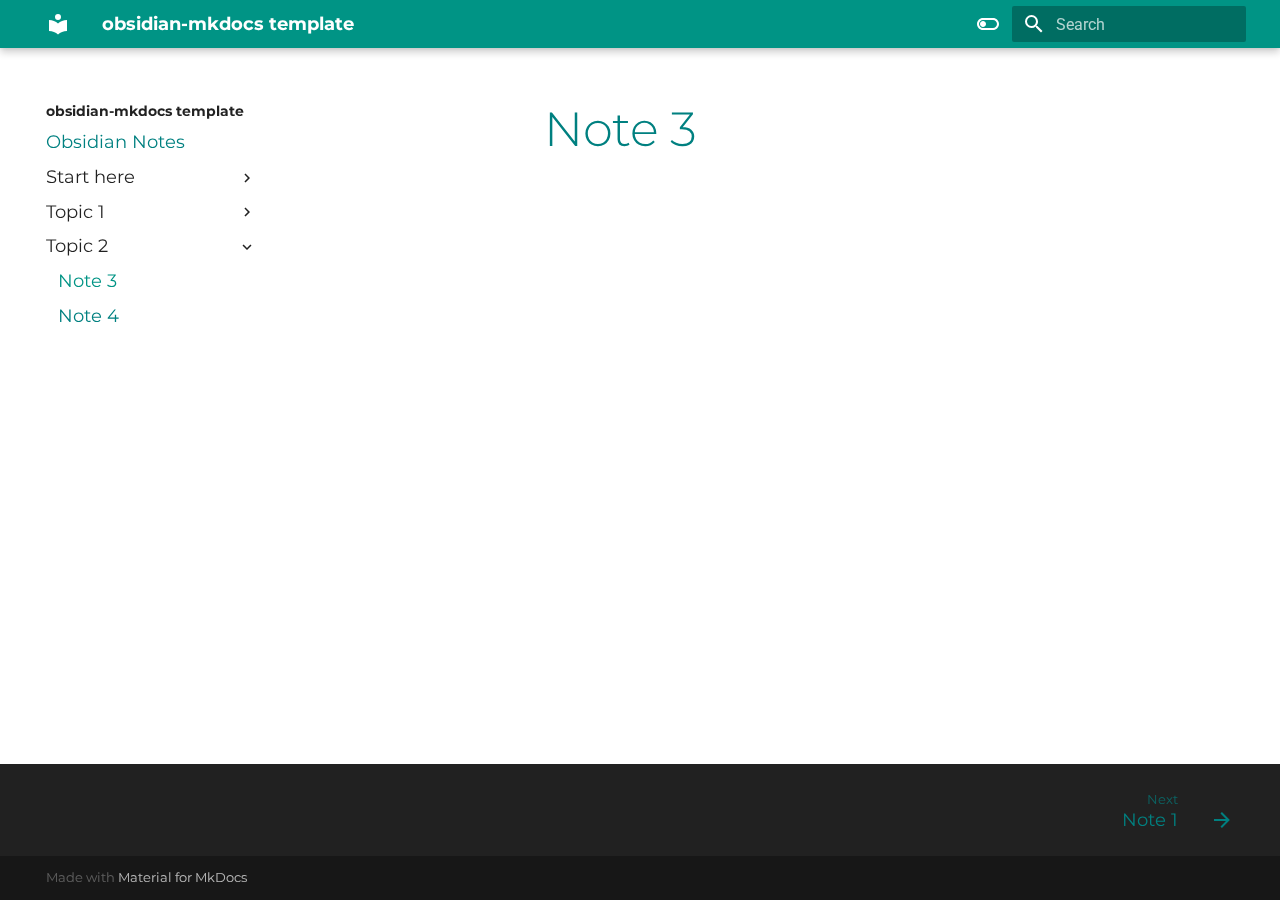
<file: Topic 2/Note 3/index.html>
<!doctype html>
<html lang="en" class="no-js">
  <head>
    
      <meta charset="utf-8">
      <meta name="viewport" content="width=device-width,initial-scale=1">
      
      
      
      <link rel="icon" href="../../assets/images/favicon.png">
      <meta name="generator" content="mkdocs-1.3.0, mkdocs-material-8.2.8">
    
    
      
        <title>Note 3 - obsidian-mkdocs template</title>
      
    
    
      <link rel="stylesheet" href="../../assets/stylesheets/main.644de097.min.css">
      
        
        <link rel="stylesheet" href="../../assets/stylesheets/palette.e6a45f82.min.css">
        
      
    
    
    
      
        
        
        <link rel="preconnect" href="https://fonts.gstatic.com" crossorigin>
        <link rel="stylesheet" href="https://fonts.googleapis.com/css?family=Roboto:300,300i,400,400i,700,700i%7CRoboto+Mono:400,400i,700,700i&display=fallback">
        <style>:root{--md-text-font:"Roboto";--md-code-font:"Roboto Mono"}</style>
      
    
    
      <link rel="stylesheet" href="../../stylesheets/web.css">
    
    <script>__md_scope=new URL("../..",location),__md_get=(e,_=localStorage,t=__md_scope)=>JSON.parse(_.getItem(t.pathname+"."+e)),__md_set=(e,_,t=localStorage,a=__md_scope)=>{try{t.setItem(a.pathname+"."+e,JSON.stringify(_))}catch(e){}}</script>
    
      

    
    
  </head>
  
  
    
    
      
    
    
    
    
    <body dir="ltr" data-md-color-scheme="default" data-md-color-primary="teal" data-md-color-accent="teal">
  
    
    
      <script>var palette=__md_get("__palette");if(palette&&"object"==typeof palette.color)for(var key of Object.keys(palette.color))document.body.setAttribute("data-md-color-"+key,palette.color[key])</script>
    
    <input class="md-toggle" data-md-toggle="drawer" type="checkbox" id="__drawer" autocomplete="off">
    <input class="md-toggle" data-md-toggle="search" type="checkbox" id="__search" autocomplete="off">
    <label class="md-overlay" for="__drawer"></label>
    <div data-md-component="skip">
      
        
        <a href="#note-3" class="md-skip">
          Skip to content
        </a>
      
    </div>
    <div data-md-component="announce">
      
    </div>
    
    
      

<header class="md-header" data-md-component="header">
  <nav class="md-header__inner md-grid" aria-label="Header">
    <a href="../.." title="obsidian-mkdocs template" class="md-header__button md-logo" aria-label="obsidian-mkdocs template" data-md-component="logo">
      
  
  <svg xmlns="http://www.w3.org/2000/svg" viewBox="0 0 24 24"><path d="M12 8a3 3 0 0 0 3-3 3 3 0 0 0-3-3 3 3 0 0 0-3 3 3 3 0 0 0 3 3m0 3.54C9.64 9.35 6.5 8 3 8v11c3.5 0 6.64 1.35 9 3.54 2.36-2.19 5.5-3.54 9-3.54V8c-3.5 0-6.64 1.35-9 3.54z"/></svg>

    </a>
    <label class="md-header__button md-icon" for="__drawer">
      <svg xmlns="http://www.w3.org/2000/svg" viewBox="0 0 24 24"><path d="M3 6h18v2H3V6m0 5h18v2H3v-2m0 5h18v2H3v-2z"/></svg>
    </label>
    <div class="md-header__title" data-md-component="header-title">
      <div class="md-header__ellipsis">
        <div class="md-header__topic">
          <span class="md-ellipsis">
            obsidian-mkdocs template
          </span>
        </div>
        <div class="md-header__topic" data-md-component="header-topic">
          <span class="md-ellipsis">
            
              Note 3
            
          </span>
        </div>
      </div>
    </div>
    
      <form class="md-header__option" data-md-component="palette">
        
          
          
          <input class="md-option" data-md-color-media="(prefers-color-scheme: light)" data-md-color-scheme="default" data-md-color-primary="teal" data-md-color-accent="teal"  aria-label="Switch to dark mode"  type="radio" name="__palette" id="__palette_1">
          
            <label class="md-header__button md-icon" title="Switch to dark mode" for="__palette_2" hidden>
              <svg xmlns="http://www.w3.org/2000/svg" viewBox="0 0 24 24"><path d="M17 6H7c-3.31 0-6 2.69-6 6s2.69 6 6 6h10c3.31 0 6-2.69 6-6s-2.69-6-6-6zm0 10H7c-2.21 0-4-1.79-4-4s1.79-4 4-4h10c2.21 0 4 1.79 4 4s-1.79 4-4 4zM7 9c-1.66 0-3 1.34-3 3s1.34 3 3 3 3-1.34 3-3-1.34-3-3-3z"/></svg>
            </label>
          
        
          
          
          <input class="md-option" data-md-color-media="(prefers-color-scheme: dark)" data-md-color-scheme="slate" data-md-color-primary="teal" data-md-color-accent="teal"  aria-label="Switch to light mode"  type="radio" name="__palette" id="__palette_2">
          
            <label class="md-header__button md-icon" title="Switch to light mode" for="__palette_1" hidden>
              <svg xmlns="http://www.w3.org/2000/svg" viewBox="0 0 24 24"><path d="M17 7H7a5 5 0 0 0-5 5 5 5 0 0 0 5 5h10a5 5 0 0 0 5-5 5 5 0 0 0-5-5m0 8a3 3 0 0 1-3-3 3 3 0 0 1 3-3 3 3 0 0 1 3 3 3 3 0 0 1-3 3z"/></svg>
            </label>
          
        
      </form>
    
    
    
      <label class="md-header__button md-icon" for="__search">
        <svg xmlns="http://www.w3.org/2000/svg" viewBox="0 0 24 24"><path d="M9.5 3A6.5 6.5 0 0 1 16 9.5c0 1.61-.59 3.09-1.56 4.23l.27.27h.79l5 5-1.5 1.5-5-5v-.79l-.27-.27A6.516 6.516 0 0 1 9.5 16 6.5 6.5 0 0 1 3 9.5 6.5 6.5 0 0 1 9.5 3m0 2C7 5 5 7 5 9.5S7 14 9.5 14 14 12 14 9.5 12 5 9.5 5z"/></svg>
      </label>
      <div class="md-search" data-md-component="search" role="dialog">
  <label class="md-search__overlay" for="__search"></label>
  <div class="md-search__inner" role="search">
    <form class="md-search__form" name="search">
      <input type="text" class="md-search__input" name="query" aria-label="Search" placeholder="Search" autocapitalize="off" autocorrect="off" autocomplete="off" spellcheck="false" data-md-component="search-query" required>
      <label class="md-search__icon md-icon" for="__search">
        <svg xmlns="http://www.w3.org/2000/svg" viewBox="0 0 24 24"><path d="M9.5 3A6.5 6.5 0 0 1 16 9.5c0 1.61-.59 3.09-1.56 4.23l.27.27h.79l5 5-1.5 1.5-5-5v-.79l-.27-.27A6.516 6.516 0 0 1 9.5 16 6.5 6.5 0 0 1 3 9.5 6.5 6.5 0 0 1 9.5 3m0 2C7 5 5 7 5 9.5S7 14 9.5 14 14 12 14 9.5 12 5 9.5 5z"/></svg>
        <svg xmlns="http://www.w3.org/2000/svg" viewBox="0 0 24 24"><path d="M20 11v2H8l5.5 5.5-1.42 1.42L4.16 12l7.92-7.92L13.5 5.5 8 11h12z"/></svg>
      </label>
      <nav class="md-search__options" aria-label="Search">
        
        <button type="reset" class="md-search__icon md-icon" aria-label="Clear" tabindex="-1">
          <svg xmlns="http://www.w3.org/2000/svg" viewBox="0 0 24 24"><path d="M19 6.41 17.59 5 12 10.59 6.41 5 5 6.41 10.59 12 5 17.59 6.41 19 12 13.41 17.59 19 19 17.59 13.41 12 19 6.41z"/></svg>
        </button>
      </nav>
      
    </form>
    <div class="md-search__output">
      <div class="md-search__scrollwrap" data-md-scrollfix>
        <div class="md-search-result" data-md-component="search-result">
          <div class="md-search-result__meta">
            Initializing search
          </div>
          <ol class="md-search-result__list"></ol>
        </div>
      </div>
    </div>
  </div>
</div>
    
    
  </nav>
  
</header>
    
    <div class="md-container" data-md-component="container">
      
      
        
          
        
      
      <main class="md-main" data-md-component="main">
        <div class="md-main__inner md-grid">
          
            
              
              <div class="md-sidebar md-sidebar--primary" data-md-component="sidebar" data-md-type="navigation" >
                <div class="md-sidebar__scrollwrap">
                  <div class="md-sidebar__inner">
                    


<nav class="md-nav md-nav--primary" aria-label="Navigation" data-md-level="0">
  <label class="md-nav__title" for="__drawer">
    <a href="../.." title="obsidian-mkdocs template" class="md-nav__button md-logo" aria-label="obsidian-mkdocs template" data-md-component="logo">
      
  
  <svg xmlns="http://www.w3.org/2000/svg" viewBox="0 0 24 24"><path d="M12 8a3 3 0 0 0 3-3 3 3 0 0 0-3-3 3 3 0 0 0-3 3 3 3 0 0 0 3 3m0 3.54C9.64 9.35 6.5 8 3 8v11c3.5 0 6.64 1.35 9 3.54 2.36-2.19 5.5-3.54 9-3.54V8c-3.5 0-6.64 1.35-9 3.54z"/></svg>

    </a>
    obsidian-mkdocs template
  </label>
  
  <ul class="md-nav__list" data-md-scrollfix>
    
      
      
      

  
  
  
    <li class="md-nav__item">
      <a href="../.." class="md-nav__link">
        Obsidian Notes
      </a>
    </li>
  

    
      
      
      

  
  
  
    
    <li class="md-nav__item md-nav__item--nested">
      
      
        <input class="md-nav__toggle md-toggle" data-md-toggle="__nav_2" type="checkbox" id="__nav_2" >
      
      
      
      
        <label class="md-nav__link" for="__nav_2">
          Start here
          <span class="md-nav__icon md-icon"></span>
        </label>
      
      <nav class="md-nav" aria-label="Start here" data-md-level="1">
        <label class="md-nav__title" for="__nav_2">
          <span class="md-nav__icon md-icon"></span>
          Start here
        </label>
        <ul class="md-nav__list" data-md-scrollfix>
          
            
              
  
  
  
    <li class="md-nav__item">
      <a href="../../Start%20here/Hello%20World/" class="md-nav__link">
        Hello World
      </a>
    </li>
  

            
          
            
              
  
  
  
    <li class="md-nav__item">
      <a href="../../Start%20here/The%20Easter%20Story/" class="md-nav__link">
        The Easter Story
      </a>
    </li>
  

            
          
        </ul>
      </nav>
    </li>
  

    
      
      
      

  
  
  
    
    <li class="md-nav__item md-nav__item--nested">
      
      
        <input class="md-nav__toggle md-toggle" data-md-toggle="__nav_3" type="checkbox" id="__nav_3" >
      
      
      
      
        <label class="md-nav__link" for="__nav_3">
          Topic 1
          <span class="md-nav__icon md-icon"></span>
        </label>
      
      <nav class="md-nav" aria-label="Topic 1" data-md-level="1">
        <label class="md-nav__title" for="__nav_3">
          <span class="md-nav__icon md-icon"></span>
          Topic 1
        </label>
        <ul class="md-nav__list" data-md-scrollfix>
          
            
              
  
  
  
    <li class="md-nav__item">
      <a href="../../Topic%201/Note%201/" class="md-nav__link">
        Note 1
      </a>
    </li>
  

            
          
            
              
  
  
  
    <li class="md-nav__item">
      <a href="../../Topic%201/Note%202/" class="md-nav__link">
        Note 2
      </a>
    </li>
  

            
          
        </ul>
      </nav>
    </li>
  

    
      
      
      

  
  
    
  
  
    
    <li class="md-nav__item md-nav__item--active md-nav__item--nested">
      
      
        <input class="md-nav__toggle md-toggle" data-md-toggle="__nav_4" type="checkbox" id="__nav_4" checked>
      
      
      
      
        <label class="md-nav__link" for="__nav_4">
          Topic 2
          <span class="md-nav__icon md-icon"></span>
        </label>
      
      <nav class="md-nav" aria-label="Topic 2" data-md-level="1">
        <label class="md-nav__title" for="__nav_4">
          <span class="md-nav__icon md-icon"></span>
          Topic 2
        </label>
        <ul class="md-nav__list" data-md-scrollfix>
          
            
              
  
  
    
  
  
    <li class="md-nav__item md-nav__item--active">
      
      <input class="md-nav__toggle md-toggle" data-md-toggle="toc" type="checkbox" id="__toc">
      
      
        
      
      
      <a href="./" class="md-nav__link md-nav__link--active">
        Note 3
      </a>
      
    </li>
  

            
          
            
              
  
  
  
    <li class="md-nav__item">
      <a href="../Note%204/" class="md-nav__link">
        Note 4
      </a>
    </li>
  

            
          
        </ul>
      </nav>
    </li>
  

    
  </ul>
</nav>
                  </div>
                </div>
              </div>
            
            
              
              <div class="md-sidebar md-sidebar--secondary" data-md-component="sidebar" data-md-type="toc" >
                <div class="md-sidebar__scrollwrap">
                  <div class="md-sidebar__inner">
                    

<nav class="md-nav md-nav--secondary" aria-label="Table of contents">
  
  
  
    
  
  
</nav>
                  </div>
                </div>
              </div>
            
          
          <div class="md-content" data-md-component="content">
            <article class="md-content__inner md-typeset">
              
                


<h1 id="note-3">Note 3<a class="headerlink" href="#note-3" title="Permanent link">&para;</a></h1>

              
            </article>
          </div>
        </div>
        
      </main>
      
        <footer class="md-footer">

    <nav class="md-footer__inner md-grid" aria-label="Footer">



        <a href="Topic%201/Note%201/" class="md-footer__link md-footer__link--next" aria-label="Next: Note 1" rel="next">
          <div class="md-footer__title">
            <div class="md-ellipsis">
              <span class="md-footer__direction">
                Next
              </span>
              Note 1
            </div>
          </div>
          <div class="md-footer__button md-icon">
            <svg xmlns="http://www.w3.org/2000/svg" viewBox="0 0 24 24"><path d="M4 11v2h12l-5.5 5.5 1.42 1.42L19.84 12l-7.92-7.92L10.5 5.5 16 11H4z"></path></svg>
          </div>
        </a>

    </nav>

  <div class="md-footer-meta md-typeset">
    <div class="md-footer-meta__inner md-grid">
      <div class="md-copyright">


    Made with
    <a href="https://squidfunk.github.io/mkdocs-material/" target="_blank" rel="noopener">
      Material for MkDocs
    </a>

</div>

    </div>
  </div>
</footer>
      
    </div>
    <div class="md-dialog" data-md-component="dialog">
      <div class="md-dialog__inner md-typeset"></div>
    </div>
    <script id="__config" type="application/json">{"base": "../..", "features": [], "search": "../../assets/javascripts/workers/search.5e67fbfe.min.js", "translations": {"clipboard.copied": "Copied to clipboard", "clipboard.copy": "Copy to clipboard", "search.config.lang": "en", "search.config.pipeline": "trimmer, stopWordFilter", "search.config.separator": "[\\s\\-]+", "search.placeholder": "Search", "search.result.more.one": "1 more on this page", "search.result.more.other": "# more on this page", "search.result.none": "No matching documents", "search.result.one": "1 matching document", "search.result.other": "# matching documents", "search.result.placeholder": "Type to start searching", "search.result.term.missing": "Missing", "select.version.title": "Select version"}}</script>
    
    
      <script src="../../assets/javascripts/bundle.c44cc438.min.js"></script>
      
    
  </body>
</html>
</file>
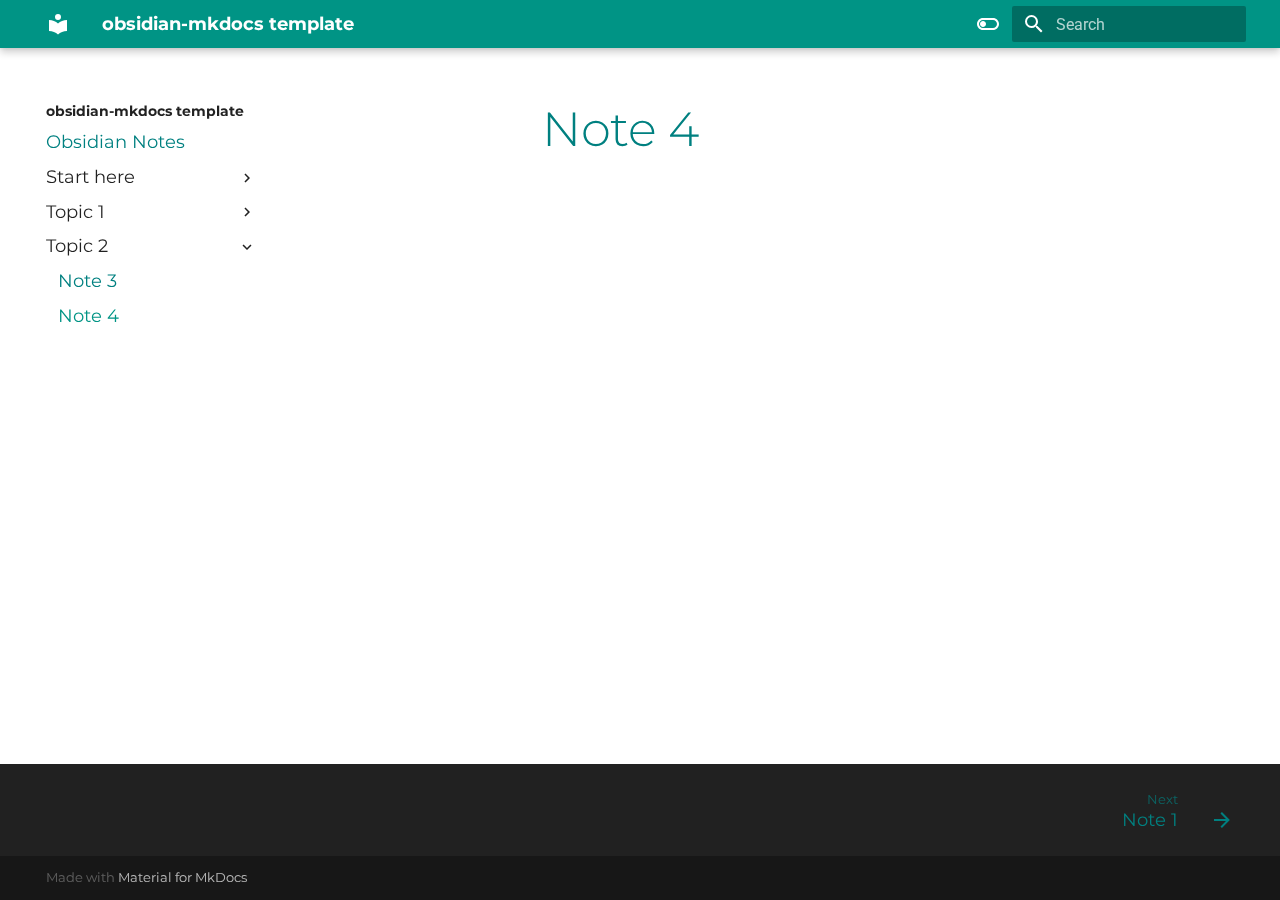
<file: Topic 2/Note 4/index.html>
<!doctype html>
<html lang="en" class="no-js">
  <head>
    
      <meta charset="utf-8">
      <meta name="viewport" content="width=device-width,initial-scale=1">
      
      
      
      <link rel="icon" href="../../assets/images/favicon.png">
      <meta name="generator" content="mkdocs-1.3.0, mkdocs-material-8.2.8">
    
    
      
        <title>Note 4 - obsidian-mkdocs template</title>
      
    
    
      <link rel="stylesheet" href="../../assets/stylesheets/main.644de097.min.css">
      
        
        <link rel="stylesheet" href="../../assets/stylesheets/palette.e6a45f82.min.css">
        
      
    
    
    
      
        
        
        <link rel="preconnect" href="https://fonts.gstatic.com" crossorigin>
        <link rel="stylesheet" href="https://fonts.googleapis.com/css?family=Roboto:300,300i,400,400i,700,700i%7CRoboto+Mono:400,400i,700,700i&display=fallback">
        <style>:root{--md-text-font:"Roboto";--md-code-font:"Roboto Mono"}</style>
      
    
    
      <link rel="stylesheet" href="../../stylesheets/web.css">
    
    <script>__md_scope=new URL("../..",location),__md_get=(e,_=localStorage,t=__md_scope)=>JSON.parse(_.getItem(t.pathname+"."+e)),__md_set=(e,_,t=localStorage,a=__md_scope)=>{try{t.setItem(a.pathname+"."+e,JSON.stringify(_))}catch(e){}}</script>
    
      

    
    
  </head>
  
  
    
    
      
    
    
    
    
    <body dir="ltr" data-md-color-scheme="default" data-md-color-primary="teal" data-md-color-accent="teal">
  
    
    
      <script>var palette=__md_get("__palette");if(palette&&"object"==typeof palette.color)for(var key of Object.keys(palette.color))document.body.setAttribute("data-md-color-"+key,palette.color[key])</script>
    
    <input class="md-toggle" data-md-toggle="drawer" type="checkbox" id="__drawer" autocomplete="off">
    <input class="md-toggle" data-md-toggle="search" type="checkbox" id="__search" autocomplete="off">
    <label class="md-overlay" for="__drawer"></label>
    <div data-md-component="skip">
      
        
        <a href="#note-4" class="md-skip">
          Skip to content
        </a>
      
    </div>
    <div data-md-component="announce">
      
    </div>
    
    
      

<header class="md-header" data-md-component="header">
  <nav class="md-header__inner md-grid" aria-label="Header">
    <a href="../.." title="obsidian-mkdocs template" class="md-header__button md-logo" aria-label="obsidian-mkdocs template" data-md-component="logo">
      
  
  <svg xmlns="http://www.w3.org/2000/svg" viewBox="0 0 24 24"><path d="M12 8a3 3 0 0 0 3-3 3 3 0 0 0-3-3 3 3 0 0 0-3 3 3 3 0 0 0 3 3m0 3.54C9.64 9.35 6.5 8 3 8v11c3.5 0 6.64 1.35 9 3.54 2.36-2.19 5.5-3.54 9-3.54V8c-3.5 0-6.64 1.35-9 3.54z"/></svg>

    </a>
    <label class="md-header__button md-icon" for="__drawer">
      <svg xmlns="http://www.w3.org/2000/svg" viewBox="0 0 24 24"><path d="M3 6h18v2H3V6m0 5h18v2H3v-2m0 5h18v2H3v-2z"/></svg>
    </label>
    <div class="md-header__title" data-md-component="header-title">
      <div class="md-header__ellipsis">
        <div class="md-header__topic">
          <span class="md-ellipsis">
            obsidian-mkdocs template
          </span>
        </div>
        <div class="md-header__topic" data-md-component="header-topic">
          <span class="md-ellipsis">
            
              Note 4
            
          </span>
        </div>
      </div>
    </div>
    
      <form class="md-header__option" data-md-component="palette">
        
          
          
          <input class="md-option" data-md-color-media="(prefers-color-scheme: light)" data-md-color-scheme="default" data-md-color-primary="teal" data-md-color-accent="teal"  aria-label="Switch to dark mode"  type="radio" name="__palette" id="__palette_1">
          
            <label class="md-header__button md-icon" title="Switch to dark mode" for="__palette_2" hidden>
              <svg xmlns="http://www.w3.org/2000/svg" viewBox="0 0 24 24"><path d="M17 6H7c-3.31 0-6 2.69-6 6s2.69 6 6 6h10c3.31 0 6-2.69 6-6s-2.69-6-6-6zm0 10H7c-2.21 0-4-1.79-4-4s1.79-4 4-4h10c2.21 0 4 1.79 4 4s-1.79 4-4 4zM7 9c-1.66 0-3 1.34-3 3s1.34 3 3 3 3-1.34 3-3-1.34-3-3-3z"/></svg>
            </label>
          
        
          
          
          <input class="md-option" data-md-color-media="(prefers-color-scheme: dark)" data-md-color-scheme="slate" data-md-color-primary="teal" data-md-color-accent="teal"  aria-label="Switch to light mode"  type="radio" name="__palette" id="__palette_2">
          
            <label class="md-header__button md-icon" title="Switch to light mode" for="__palette_1" hidden>
              <svg xmlns="http://www.w3.org/2000/svg" viewBox="0 0 24 24"><path d="M17 7H7a5 5 0 0 0-5 5 5 5 0 0 0 5 5h10a5 5 0 0 0 5-5 5 5 0 0 0-5-5m0 8a3 3 0 0 1-3-3 3 3 0 0 1 3-3 3 3 0 0 1 3 3 3 3 0 0 1-3 3z"/></svg>
            </label>
          
        
      </form>
    
    
    
      <label class="md-header__button md-icon" for="__search">
        <svg xmlns="http://www.w3.org/2000/svg" viewBox="0 0 24 24"><path d="M9.5 3A6.5 6.5 0 0 1 16 9.5c0 1.61-.59 3.09-1.56 4.23l.27.27h.79l5 5-1.5 1.5-5-5v-.79l-.27-.27A6.516 6.516 0 0 1 9.5 16 6.5 6.5 0 0 1 3 9.5 6.5 6.5 0 0 1 9.5 3m0 2C7 5 5 7 5 9.5S7 14 9.5 14 14 12 14 9.5 12 5 9.5 5z"/></svg>
      </label>
      <div class="md-search" data-md-component="search" role="dialog">
  <label class="md-search__overlay" for="__search"></label>
  <div class="md-search__inner" role="search">
    <form class="md-search__form" name="search">
      <input type="text" class="md-search__input" name="query" aria-label="Search" placeholder="Search" autocapitalize="off" autocorrect="off" autocomplete="off" spellcheck="false" data-md-component="search-query" required>
      <label class="md-search__icon md-icon" for="__search">
        <svg xmlns="http://www.w3.org/2000/svg" viewBox="0 0 24 24"><path d="M9.5 3A6.5 6.5 0 0 1 16 9.5c0 1.61-.59 3.09-1.56 4.23l.27.27h.79l5 5-1.5 1.5-5-5v-.79l-.27-.27A6.516 6.516 0 0 1 9.5 16 6.5 6.5 0 0 1 3 9.5 6.5 6.5 0 0 1 9.5 3m0 2C7 5 5 7 5 9.5S7 14 9.5 14 14 12 14 9.5 12 5 9.5 5z"/></svg>
        <svg xmlns="http://www.w3.org/2000/svg" viewBox="0 0 24 24"><path d="M20 11v2H8l5.5 5.5-1.42 1.42L4.16 12l7.92-7.92L13.5 5.5 8 11h12z"/></svg>
      </label>
      <nav class="md-search__options" aria-label="Search">
        
        <button type="reset" class="md-search__icon md-icon" aria-label="Clear" tabindex="-1">
          <svg xmlns="http://www.w3.org/2000/svg" viewBox="0 0 24 24"><path d="M19 6.41 17.59 5 12 10.59 6.41 5 5 6.41 10.59 12 5 17.59 6.41 19 12 13.41 17.59 19 19 17.59 13.41 12 19 6.41z"/></svg>
        </button>
      </nav>
      
    </form>
    <div class="md-search__output">
      <div class="md-search__scrollwrap" data-md-scrollfix>
        <div class="md-search-result" data-md-component="search-result">
          <div class="md-search-result__meta">
            Initializing search
          </div>
          <ol class="md-search-result__list"></ol>
        </div>
      </div>
    </div>
  </div>
</div>
    
    
  </nav>
  
</header>
    
    <div class="md-container" data-md-component="container">
      
      
        
          
        
      
      <main class="md-main" data-md-component="main">
        <div class="md-main__inner md-grid">
          
            
              
              <div class="md-sidebar md-sidebar--primary" data-md-component="sidebar" data-md-type="navigation" >
                <div class="md-sidebar__scrollwrap">
                  <div class="md-sidebar__inner">
                    


<nav class="md-nav md-nav--primary" aria-label="Navigation" data-md-level="0">
  <label class="md-nav__title" for="__drawer">
    <a href="../.." title="obsidian-mkdocs template" class="md-nav__button md-logo" aria-label="obsidian-mkdocs template" data-md-component="logo">
      
  
  <svg xmlns="http://www.w3.org/2000/svg" viewBox="0 0 24 24"><path d="M12 8a3 3 0 0 0 3-3 3 3 0 0 0-3-3 3 3 0 0 0-3 3 3 3 0 0 0 3 3m0 3.54C9.64 9.35 6.5 8 3 8v11c3.5 0 6.64 1.35 9 3.54 2.36-2.19 5.5-3.54 9-3.54V8c-3.5 0-6.64 1.35-9 3.54z"/></svg>

    </a>
    obsidian-mkdocs template
  </label>
  
  <ul class="md-nav__list" data-md-scrollfix>
    
      
      
      

  
  
  
    <li class="md-nav__item">
      <a href="../.." class="md-nav__link">
        Obsidian Notes
      </a>
    </li>
  

    
      
      
      

  
  
  
    
    <li class="md-nav__item md-nav__item--nested">
      
      
        <input class="md-nav__toggle md-toggle" data-md-toggle="__nav_2" type="checkbox" id="__nav_2" >
      
      
      
      
        <label class="md-nav__link" for="__nav_2">
          Start here
          <span class="md-nav__icon md-icon"></span>
        </label>
      
      <nav class="md-nav" aria-label="Start here" data-md-level="1">
        <label class="md-nav__title" for="__nav_2">
          <span class="md-nav__icon md-icon"></span>
          Start here
        </label>
        <ul class="md-nav__list" data-md-scrollfix>
          
            
              
  
  
  
    <li class="md-nav__item">
      <a href="../../Start%20here/Hello%20World/" class="md-nav__link">
        Hello World
      </a>
    </li>
  

            
          
            
              
  
  
  
    <li class="md-nav__item">
      <a href="../../Start%20here/The%20Easter%20Story/" class="md-nav__link">
        The Easter Story
      </a>
    </li>
  

            
          
        </ul>
      </nav>
    </li>
  

    
      
      
      

  
  
  
    
    <li class="md-nav__item md-nav__item--nested">
      
      
        <input class="md-nav__toggle md-toggle" data-md-toggle="__nav_3" type="checkbox" id="__nav_3" >
      
      
      
      
        <label class="md-nav__link" for="__nav_3">
          Topic 1
          <span class="md-nav__icon md-icon"></span>
        </label>
      
      <nav class="md-nav" aria-label="Topic 1" data-md-level="1">
        <label class="md-nav__title" for="__nav_3">
          <span class="md-nav__icon md-icon"></span>
          Topic 1
        </label>
        <ul class="md-nav__list" data-md-scrollfix>
          
            
              
  
  
  
    <li class="md-nav__item">
      <a href="../../Topic%201/Note%201/" class="md-nav__link">
        Note 1
      </a>
    </li>
  

            
          
            
              
  
  
  
    <li class="md-nav__item">
      <a href="../../Topic%201/Note%202/" class="md-nav__link">
        Note 2
      </a>
    </li>
  

            
          
        </ul>
      </nav>
    </li>
  

    
      
      
      

  
  
    
  
  
    
    <li class="md-nav__item md-nav__item--active md-nav__item--nested">
      
      
        <input class="md-nav__toggle md-toggle" data-md-toggle="__nav_4" type="checkbox" id="__nav_4" checked>
      
      
      
      
        <label class="md-nav__link" for="__nav_4">
          Topic 2
          <span class="md-nav__icon md-icon"></span>
        </label>
      
      <nav class="md-nav" aria-label="Topic 2" data-md-level="1">
        <label class="md-nav__title" for="__nav_4">
          <span class="md-nav__icon md-icon"></span>
          Topic 2
        </label>
        <ul class="md-nav__list" data-md-scrollfix>
          
            
              
  
  
  
    <li class="md-nav__item">
      <a href="../Note%203/" class="md-nav__link">
        Note 3
      </a>
    </li>
  

            
          
            
              
  
  
    
  
  
    <li class="md-nav__item md-nav__item--active">
      
      <input class="md-nav__toggle md-toggle" data-md-toggle="toc" type="checkbox" id="__toc">
      
      
        
      
      
      <a href="./" class="md-nav__link md-nav__link--active">
        Note 4
      </a>
      
    </li>
  

            
          
        </ul>
      </nav>
    </li>
  

    
  </ul>
</nav>
                  </div>
                </div>
              </div>
            
            
              
              <div class="md-sidebar md-sidebar--secondary" data-md-component="sidebar" data-md-type="toc" >
                <div class="md-sidebar__scrollwrap">
                  <div class="md-sidebar__inner">
                    

<nav class="md-nav md-nav--secondary" aria-label="Table of contents">
  
  
  
    
  
  
</nav>
                  </div>
                </div>
              </div>
            
          
          <div class="md-content" data-md-component="content">
            <article class="md-content__inner md-typeset">
              
                


<h1 id="note-4">Note 4<a class="headerlink" href="#note-4" title="Permanent link">&para;</a></h1>

              
            </article>
          </div>
        </div>
        
      </main>
      
        <footer class="md-footer">

    <nav class="md-footer__inner md-grid" aria-label="Footer">



        <a href="Topic%201/Note%201/" class="md-footer__link md-footer__link--next" aria-label="Next: Note 1" rel="next">
          <div class="md-footer__title">
            <div class="md-ellipsis">
              <span class="md-footer__direction">
                Next
              </span>
              Note 1
            </div>
          </div>
          <div class="md-footer__button md-icon">
            <svg xmlns="http://www.w3.org/2000/svg" viewBox="0 0 24 24"><path d="M4 11v2h12l-5.5 5.5 1.42 1.42L19.84 12l-7.92-7.92L10.5 5.5 16 11H4z"></path></svg>
          </div>
        </a>

    </nav>

  <div class="md-footer-meta md-typeset">
    <div class="md-footer-meta__inner md-grid">
      <div class="md-copyright">


    Made with
    <a href="https://squidfunk.github.io/mkdocs-material/" target="_blank" rel="noopener">
      Material for MkDocs
    </a>

</div>

    </div>
  </div>
</footer>
      
    </div>
    <div class="md-dialog" data-md-component="dialog">
      <div class="md-dialog__inner md-typeset"></div>
    </div>
    <script id="__config" type="application/json">{"base": "../..", "features": [], "search": "../../assets/javascripts/workers/search.5e67fbfe.min.js", "translations": {"clipboard.copied": "Copied to clipboard", "clipboard.copy": "Copy to clipboard", "search.config.lang": "en", "search.config.pipeline": "trimmer, stopWordFilter", "search.config.separator": "[\\s\\-]+", "search.placeholder": "Search", "search.result.more.one": "1 more on this page", "search.result.more.other": "# more on this page", "search.result.none": "No matching documents", "search.result.one": "1 matching document", "search.result.other": "# matching documents", "search.result.placeholder": "Type to start searching", "search.result.term.missing": "Missing", "select.version.title": "Select version"}}</script>
    
    
      <script src="../../assets/javascripts/bundle.c44cc438.min.js"></script>
      
    
  </body>
</html>
</file>
<file: stylesheets/web.css>
@import url('https://fonts.googleapis.com/css2?family=Dela+Gothic+One&display=swap');
@import url('https://fonts.googleapis.com/css2?family=Montserrat:wght@100;500;800&display=swap');

/*======Tag Styling=====*/

.md-typeset h1 {

    font-family: 'Montserrat', sans-serif;
    color: teal;
    text-align: center;
    font-size: 3em;
}



.md-typeset h2 {

   font-family: 'Montserrat', sans-serif;
   color: white;
   background: teal;
   text-align: center;
   border-radius: 5px;
}



/*======Admonision=====*/
body {

font-family: 'Montserrat', sans-serif;

}
.admonition-title {
    position: relative;
    padding: 0.6rem 0.25em;
    font-weight: 700;
    font-size: 25px;
    background-color: rgba(var(--admonition-color),.1);
}


/*======Admonision=====*/

/* Markdown-emded*/

.markdown-embed, .file-embed {
    border-top: 0px solid var(--background-modifier-border);
    border-bottom: 0px solid var(--background-modifier-border);
    border-left: 3px solid var(--background-modifier-border);
    border-left-color: teal;
    padding: 0px 0;
    margin: 0px 0px 0px 0px;
}




.markdown-embed-link {
    position: absolute;
    top: 10px;
}


/* basic formatting */

p {
 font-size:18px;
}



/* vvvvvvv List Formatting vvvvvvv */


li {
    font-size: 18px;
}


/* vvvvvvv Code Box Formatting vvvvvv */
.markdown-preview-view pre {

    background-color: white;
    border-radius: 10px;
    border: 1px solid var(--background-modifier-border);
    border-color: teal;
    box-shadow: 4px 4px 4px lightgrey;

}


.markdown-preview-view code {
    font-size: 18px;
    background-color: white;
    color: teal;

}



.admonition-title {


    padding: 0px 5px !important;
    font-size: 18px !important;
}

.admonition-content-holder {
    padding: 0px 5px !important;

}



.admonition  {

    background-color: white !important;
    box-shadow: 4px 4px 4px lightgrey !important;


}







button.button-default {
  text-decoration: none;
  border: 1px solid teal;
  position: relative;
  overflow: hidden;
}

button.button-default:hover {
  box-shadow: 4px 4px 4px lightgrey;
}

button.button-default:before {
  content: "";
  position: absolute;
  top: 0;
  left: -100%;
  width: 100%;
  height: 100%;
  background: linear-gradient(
    120deg,
    transparent,
    #00808040,
    transparent
  );
  transition: all 650ms;
}

button.button-default:hover:before {
  left: 100%;
}


/* vvvvvvv BackQuote Formatting vvvvvv */


.markdown-preview-view blockquote {
    border-radius: 0 4px 4px 0;
    border: 1px solid var(--background-modifier-border);
    border-left-width: 15px;
    border-color: teal;
    padding: 10px 20px;
    margin-inline-start: 30px;
    margin-inline-end: 30px;
    box-shadow: 4px 4px 4px lightgrey;

}






/* vvvvvvv Bible Preview Settings vvvvvvv */


/* Bible related presentation */
/* Bible Verses in preview */
.markdown-preview-view h6,
.cc-pretty-preview .markdown-preview-view h6

{
  position: relative;
  left: -05%;
  top: 9px;
  line-height: 0px;
  font-family: var(--font-family-preview);
  font-weight: 500;
  font-size: 10px !important;
  font-weight: bold;
  font-style: normal;;
  color: var(--text-faint) !important;
  margin: 0px 0px -10px 0px;

}


/* vvvvvvv Forced Centering vvvvvvv*/
/* Used for centering tags but can be used for anything */

.center-me {
  display: block;
  text-align: center;

}




/* vvvvvvv Body Gradient vvvvvvv */

.markdown-reading-view {
background-image: linear-gradient(180deg, white 97%, #dadada);

}

/* vvvvvvv Link Styling vvvvvvv */




/* All Links Formatting */

   a {
       display: inline-block;
       position: relative;
       color: teal;
       text-decoration: none;

}





 .internal-link:after {
    content: '';
    position: absolute;
    width: 100%;
    transform: scaleX(0);
    height: 2px;
    bottom: 0;
    left: 0;
    background-color: teal;
    transform-origin: bottom right;
    transition: transform 0.25s ease-out;
}

.internal-link:hover {
 color: teal;

}
.internal-link:hover:after {
  transform: scaleX(1);
  transform-origin: bottom left;

}


.external-link:after {
   content: '';
   position: absolute;
   width: 100%;
   transform: scaleX(0);
   height: 2px;
   bottom: 0;
   left: 0;
   background-color: teal;
   transform-origin: bottom right;
   transition: transform 0.25s ease-out;
}

.external-link:hover {
color: teal;

}
.external-link:hover:after {
 transform: scaleX(1);
 transform-origin: bottom left;

}








/*  Tags Links  */

a.tag {
  color: #teal;
  background-color: transparent;
  border: 2px solid #65b5f6;
  border-radius: 10px;
  border-color: teal;
  padding: 0 16px;
  cursor: pointer;
  transition: all 0.5s ease-in-out;
}

a.tag:hover {
    background: teal;
    color: #fff;
}

/*  END Tag Links */


/* Make all bold text teal */

strong {
    font-weight: 900 !important;
    color: teal;
}
}

/* vvvvvvv Table Design vvvvvvv */

li {

/* vvvvvvv Nudge Embed Links Off Screen */
}

.markdown-embed-link {

    right: -1000px;
}




/* Table design */
.markdown-preview-view table {

  border-collapse: collapse;
  overflow: hidden;
  box-shadow: 4px 4px 4px lightgrey;
  margin-left: auto;
  margin-right: auto;
}

th,
td {
  padding: 15px;
  background-color: rgba(255,255,255,0.2);
  color: teal;
}

th {
  text-align: left;
}

thead {
  th {
    background-color: #55608f;
  }
}


tbody tr:hover{
background:#BDC3C7;
  color:#FFFFFF;
}
tbody {
  tr {
    &:hover {
      background-color: rgba(255,255,255,0.3);
    }
  }
  td {
    position: relative;
    &:hover {
      &:before {
        content: "";
        position: absolute;
        left: 0;
        right: 0;
        top: -9999px;
        bottom: -9999px;
        background-color: rgba(255,255,255,0.2);
        z-index: -1;
      }
    }
  }
}

/* ^^^^^^^ END Table Design ^^^^^^^ */



/* Testing */
</file>
<file: assets/stylesheets/main.644de097.min.css>
@charset "UTF-8";html{-webkit-text-size-adjust:none;-moz-text-size-adjust:none;-ms-text-size-adjust:none;text-size-adjust:none;box-sizing:border-box}*,:after,:before{box-sizing:inherit}@media (prefers-reduced-motion){*,:after,:before{transition:none!important}}body{margin:0}a,button,input,label{-webkit-tap-highlight-color:transparent}a{color:inherit;text-decoration:none}hr{border:0;box-sizing:initial;display:block;height:.05rem;overflow:visible;padding:0}small{font-size:80%}sub,sup{line-height:1em}img{border-style:none}table{border-collapse:initial;border-spacing:0}td,th{font-weight:400;vertical-align:top}button{background:transparent;border:0;font-family:inherit;font-size:inherit;margin:0;padding:0}input{border:0;outline:none}:root{--md-default-fg-color:rgba(0,0,0,.87);--md-default-fg-color--light:rgba(0,0,0,.54);--md-default-fg-color--lighter:rgba(0,0,0,.32);--md-default-fg-color--lightest:rgba(0,0,0,.07);--md-default-bg-color:#fff;--md-default-bg-color--light:hsla(0,0%,100%,.7);--md-default-bg-color--lighter:hsla(0,0%,100%,.3);--md-default-bg-color--lightest:hsla(0,0%,100%,.12);--md-primary-fg-color:#4051b5;--md-primary-fg-color--light:#5d6cc0;--md-primary-fg-color--dark:#303fa1;--md-primary-bg-color:#fff;--md-primary-bg-color--light:hsla(0,0%,100%,.7);--md-accent-fg-color:#526cfe;--md-accent-fg-color--transparent:rgba(82,108,254,.1);--md-accent-bg-color:#fff;--md-accent-bg-color--light:hsla(0,0%,100%,.7);--md-shadow-z1:0 0.2rem 0.5rem rgba(0,0,0,.05),0 0 0.05rem rgba(0,0,0,.1);--md-shadow-z2:0 0.2rem 0.5rem rgba(0,0,0,.1),0 0 0.05rem rgba(0,0,0,.25);--md-shadow-z3:0 0.2rem 0.5rem rgba(0,0,0,.2),0 0 0.05rem rgba(0,0,0,.35)}:root>*{--md-code-fg-color:#36464e;--md-code-bg-color:#f5f5f5;--md-code-hl-color:rgba(255,255,0,.5);--md-code-hl-number-color:#d52a2a;--md-code-hl-special-color:#db1457;--md-code-hl-function-color:#a846b9;--md-code-hl-constant-color:#6e59d9;--md-code-hl-keyword-color:#3f6ec6;--md-code-hl-string-color:#1c7d4d;--md-code-hl-name-color:var(--md-code-fg-color);--md-code-hl-operator-color:var(--md-default-fg-color--light);--md-code-hl-punctuation-color:var(--md-default-fg-color--light);--md-code-hl-comment-color:var(--md-default-fg-color--light);--md-code-hl-generic-color:var(--md-default-fg-color--light);--md-code-hl-variable-color:var(--md-default-fg-color--light);--md-typeset-color:var(--md-default-fg-color);--md-typeset-a-color:var(--md-primary-fg-color);--md-typeset-mark-color:rgba(255,255,0,.5);--md-typeset-del-color:rgba(245,80,61,.15);--md-typeset-ins-color:rgba(11,213,112,.15);--md-typeset-kbd-color:#fafafa;--md-typeset-kbd-accent-color:#fff;--md-typeset-kbd-border-color:#b8b8b8;--md-typeset-table-color:rgba(0,0,0,.12);--md-admonition-fg-color:var(--md-default-fg-color);--md-admonition-bg-color:var(--md-default-bg-color);--md-footer-fg-color:#fff;--md-footer-fg-color--light:hsla(0,0%,100%,.7);--md-footer-fg-color--lighter:hsla(0,0%,100%,.3);--md-footer-bg-color:rgba(0,0,0,.87);--md-footer-bg-color--dark:rgba(0,0,0,.32)}.md-icon svg{fill:currentcolor;display:block;height:1.2rem;width:1.2rem}body{-webkit-font-smoothing:antialiased;-moz-osx-font-smoothing:grayscale;--md-text-font-family:var(--md-text-font,_),-apple-system,BlinkMacSystemFont,Helvetica,Arial,sans-serif;--md-code-font-family:var(--md-code-font,_),SFMono-Regular,Consolas,Menlo,monospace}body,input{font-feature-settings:"kern","liga";font-family:var(--md-text-font-family)}body,code,input,kbd,pre{color:var(--md-typeset-color)}code,kbd,pre{font-feature-settings:"kern";font-family:var(--md-code-font-family)}:root{--md-typeset-table-sort-icon:url('data:image/svg+xml;charset=utf-8,<svg xmlns="http://www.w3.org/2000/svg" viewBox="0 0 24 24"><path d="m18 21-4-4h3V7h-3l4-4 4 4h-3v10h3M2 19v-2h10v2M2 13v-2h7v2M2 7V5h4v2H2z"/></svg>');--md-typeset-table-sort-icon--asc:url('data:image/svg+xml;charset=utf-8,<svg xmlns="http://www.w3.org/2000/svg" viewBox="0 0 24 24"><path d="M19 17h3l-4 4-4-4h3V3h2M2 17h10v2H2M6 5v2H2V5m0 6h7v2H2v-2z"/></svg>');--md-typeset-table-sort-icon--desc:url('data:image/svg+xml;charset=utf-8,<svg xmlns="http://www.w3.org/2000/svg" viewBox="0 0 24 24"><path d="M19 7h3l-4-4-4 4h3v14h2M2 17h10v2H2M6 5v2H2V5m0 6h7v2H2v-2z"/></svg>')}.md-typeset{-webkit-print-color-adjust:exact;color-adjust:exact;font-size:.8rem;line-height:1.6}@media print{.md-typeset{font-size:.68rem}}.md-typeset blockquote,.md-typeset dl,.md-typeset figure,.md-typeset ol,.md-typeset pre,.md-typeset ul{margin-bottom:1em;margin-top:1em}.md-typeset h1{color:var(--md-default-fg-color--light);font-size:2em;line-height:1.3;margin:0 0 1.25em}.md-typeset h1,.md-typeset h2{font-weight:300;letter-spacing:-.01em}.md-typeset h2{font-size:1.5625em;line-height:1.4;margin:1.6em 0 .64em}.md-typeset h3{font-size:1.25em;font-weight:400;letter-spacing:-.01em;line-height:1.5;margin:1.6em 0 .8em}.md-typeset h2+h3{margin-top:.8em}.md-typeset h4{font-weight:700;letter-spacing:-.01em;margin:1em 0}.md-typeset h5,.md-typeset h6{color:var(--md-default-fg-color--light);font-size:.8em;font-weight:700;letter-spacing:-.01em;margin:1.25em 0}.md-typeset h5{text-transform:uppercase}.md-typeset hr{border-bottom:.05rem solid var(--md-default-fg-color--lightest);display:flow-root;margin:1.5em 0}.md-typeset a{color:var(--md-typeset-a-color);word-break:break-word}.md-typeset a,.md-typeset a:before{transition:color 125ms}.md-typeset a:focus,.md-typeset a:hover{color:var(--md-accent-fg-color)}.md-typeset a:focus code,.md-typeset a:hover code{background-color:var(--md-accent-fg-color--transparent)}.md-typeset a code{color:currentcolor}.md-typeset a.focus-visible{outline-color:var(--md-accent-fg-color);outline-offset:.2rem}.md-typeset code,.md-typeset kbd,.md-typeset pre{color:var(--md-code-fg-color);direction:ltr}@media print{.md-typeset code,.md-typeset kbd,.md-typeset pre{white-space:pre-wrap}}.md-typeset code{background-color:var(--md-code-bg-color);border-radius:.1rem;-webkit-box-decoration-break:clone;box-decoration-break:clone;font-size:.85em;padding:0 .2941176471em;transition:background-color 125ms;word-break:break-word}.md-typeset code:not(.focus-visible){-webkit-tap-highlight-color:transparent;outline:none}.md-typeset pre{display:flow-root;line-height:1.4;position:relative}.md-typeset pre>code{-webkit-box-decoration-break:slice;box-decoration-break:slice;box-shadow:none;display:block;margin:0;outline-color:var(--md-accent-fg-color);overflow:auto;padding:.7720588235em 1.1764705882em;scrollbar-color:var(--md-default-fg-color--lighter) transparent;scrollbar-width:thin;touch-action:auto;word-break:normal}.md-typeset pre>code:hover{scrollbar-color:var(--md-accent-fg-color) transparent}.md-typeset pre>code::-webkit-scrollbar{height:.2rem;width:.2rem}.md-typeset pre>code::-webkit-scrollbar-thumb{background-color:var(--md-default-fg-color--lighter)}.md-typeset pre>code::-webkit-scrollbar-thumb:hover{background-color:var(--md-accent-fg-color)}.md-typeset kbd{background-color:var(--md-typeset-kbd-color);border-radius:.1rem;box-shadow:0 .1rem 0 .05rem var(--md-typeset-kbd-border-color),0 .1rem 0 var(--md-typeset-kbd-border-color),0 -.1rem .2rem var(--md-typeset-kbd-accent-color) inset;color:var(--md-default-fg-color);display:inline-block;font-size:.75em;padding:0 .6666666667em;vertical-align:text-top;word-break:break-word}.md-typeset mark{background-color:var(--md-typeset-mark-color);-webkit-box-decoration-break:clone;box-decoration-break:clone;color:inherit;word-break:break-word}.md-typeset abbr{border-bottom:.05rem dotted var(--md-default-fg-color--light);cursor:help;text-decoration:none}@media (hover:none){.md-typeset abbr{position:relative}.md-typeset abbr[title]:-webkit-any(:focus,:hover):after{background-color:var(--md-default-fg-color);border-radius:.1rem;box-shadow:var(--md-shadow-z3);color:var(--md-default-bg-color);content:attr(title);display:inline-block;font-size:.7rem;margin-top:2em;max-width:80%;min-width:-webkit-max-content;min-width:max-content;padding:.2rem .3rem;position:absolute;width:auto}.md-typeset abbr[title]:-moz-any(:focus,:hover):after{background-color:var(--md-default-fg-color);border-radius:.1rem;box-shadow:var(--md-shadow-z3);color:var(--md-default-bg-color);content:attr(title);display:inline-block;font-size:.7rem;margin-top:2em;max-width:80%;min-width:-moz-max-content;min-width:max-content;padding:.2rem .3rem;position:absolute;width:auto}[dir=ltr] .md-typeset abbr[title]:-webkit-any(:focus,:hover):after{left:0}[dir=ltr] .md-typeset abbr[title]:-moz-any(:focus,:hover):after{left:0}[dir=ltr] .md-typeset abbr[title]:is(:focus,:hover):after{left:0}[dir=rtl] .md-typeset abbr[title]:-webkit-any(:focus,:hover):after{right:0}[dir=rtl] .md-typeset abbr[title]:-moz-any(:focus,:hover):after{right:0}[dir=rtl] .md-typeset abbr[title]:is(:focus,:hover):after{right:0}.md-typeset abbr[title]:is(:focus,:hover):after{background-color:var(--md-default-fg-color);border-radius:.1rem;box-shadow:var(--md-shadow-z3);color:var(--md-default-bg-color);content:attr(title);display:inline-block;font-size:.7rem;margin-top:2em;max-width:80%;min-width:-webkit-max-content;min-width:-moz-max-content;min-width:max-content;padding:.2rem .3rem;position:absolute;width:auto}}.md-typeset small{opacity:.75}[dir=ltr] .md-typeset sub,[dir=ltr] .md-typeset sup{margin-left:.078125em}[dir=rtl] .md-typeset sub,[dir=rtl] .md-typeset sup{margin-right:.078125em}[dir=ltr] .md-typeset blockquote{padding-left:.6rem}[dir=rtl] .md-typeset blockquote{padding-right:.6rem}[dir=ltr] .md-typeset blockquote{border-left:.2rem solid var(--md-default-fg-color--lighter)}[dir=rtl] .md-typeset blockquote{border-right:.2rem solid var(--md-default-fg-color--lighter)}.md-typeset blockquote{color:var(--md-default-fg-color--light);margin-left:0;margin-right:0}.md-typeset ul{list-style-type:disc}[dir=ltr] .md-typeset ol,[dir=ltr] .md-typeset ul{margin-left:.625em}[dir=rtl] .md-typeset ol,[dir=rtl] .md-typeset ul{margin-right:.625em}.md-typeset ol,.md-typeset ul{padding:0}.md-typeset ol:not([hidden]),.md-typeset ul:not([hidden]){display:flow-root}.md-typeset ol ol,.md-typeset ul ol{list-style-type:lower-alpha}.md-typeset ol ol ol,.md-typeset ul ol ol{list-style-type:lower-roman}[dir=ltr] .md-typeset ol li,[dir=ltr] .md-typeset ul li{margin-left:1.25em}[dir=rtl] .md-typeset ol li,[dir=rtl] .md-typeset ul li{margin-right:1.25em}.md-typeset ol li,.md-typeset ul li{margin-bottom:.5em}.md-typeset ol li blockquote,.md-typeset ol li p,.md-typeset ul li blockquote,.md-typeset ul li p{margin:.5em 0}.md-typeset ol li:last-child,.md-typeset ul li:last-child{margin-bottom:0}.md-typeset ol li :-webkit-any(ul,ol),.md-typeset ul li :-webkit-any(ul,ol){margin-bottom:.5em;margin-top:.5em}.md-typeset ol li :-moz-any(ul,ol),.md-typeset ul li :-moz-any(ul,ol){margin-bottom:.5em;margin-top:.5em}[dir=ltr] .md-typeset ol li :-webkit-any(ul,ol),[dir=ltr] .md-typeset ul li :-webkit-any(ul,ol){margin-left:.625em}[dir=ltr] .md-typeset ol li :-moz-any(ul,ol),[dir=ltr] .md-typeset ul li :-moz-any(ul,ol){margin-left:.625em}[dir=ltr] .md-typeset ol li :is(ul,ol),[dir=ltr] .md-typeset ul li :is(ul,ol){margin-left:.625em}[dir=rtl] .md-typeset ol li :-webkit-any(ul,ol),[dir=rtl] .md-typeset ul li :-webkit-any(ul,ol){margin-right:.625em}[dir=rtl] .md-typeset ol li :-moz-any(ul,ol),[dir=rtl] .md-typeset ul li :-moz-any(ul,ol){margin-right:.625em}[dir=rtl] .md-typeset ol li :is(ul,ol),[dir=rtl] .md-typeset ul li :is(ul,ol){margin-right:.625em}.md-typeset ol li :is(ul,ol),.md-typeset ul li :is(ul,ol){margin-bottom:.5em;margin-top:.5em}[dir=ltr] .md-typeset dd{margin-left:1.875em}[dir=rtl] .md-typeset dd{margin-right:1.875em}.md-typeset dd{margin-bottom:1.5em;margin-top:1em}.md-typeset img,.md-typeset svg{height:auto;max-width:100%}.md-typeset img[align=left],.md-typeset svg[align=left]{margin:1em 1em 1em 0}.md-typeset img[align=right],.md-typeset svg[align=right]{margin:1em 0 1em 1em}.md-typeset img[align]:only-child,.md-typeset svg[align]:only-child{margin-top:0}.md-typeset img[src$="#only-dark"]{display:none}.md-typeset figure{display:flow-root;margin:1em auto;max-width:100%;text-align:center;width:-webkit-fit-content;width:-moz-fit-content;width:fit-content}.md-typeset figure img{display:block}.md-typeset figcaption{font-style:italic;margin:1em auto;max-width:24rem}.md-typeset iframe{max-width:100%}.md-typeset table:not([class]){background-color:var(--md-default-bg-color);border:.05rem solid var(--md-typeset-table-color);border-radius:.1rem;display:inline-block;font-size:.64rem;max-width:100%;overflow:auto;touch-action:auto}@media print{.md-typeset table:not([class]){display:table}}.md-typeset table:not([class])+*{margin-top:1.5em}.md-typeset table:not([class]) :-webkit-any(th,td)>:first-child{margin-top:0}.md-typeset table:not([class]) :-moz-any(th,td)>:first-child{margin-top:0}.md-typeset table:not([class]) :is(th,td)>:first-child{margin-top:0}.md-typeset table:not([class]) :-webkit-any(th,td)>:last-child{margin-bottom:0}.md-typeset table:not([class]) :-moz-any(th,td)>:last-child{margin-bottom:0}.md-typeset table:not([class]) :is(th,td)>:last-child{margin-bottom:0}.md-typeset table:not([class]) :-webkit-any(th,td):not([align]){text-align:left}.md-typeset table:not([class]) :-moz-any(th,td):not([align]){text-align:left}.md-typeset table:not([class]) :is(th,td):not([align]){text-align:left}[dir=rtl] .md-typeset table:not([class]) :-webkit-any(th,td):not([align]){text-align:right}[dir=rtl] .md-typeset table:not([class]) :-moz-any(th,td):not([align]){text-align:right}[dir=rtl] .md-typeset table:not([class]) :is(th,td):not([align]){text-align:right}.md-typeset table:not([class]) th{font-weight:700;min-width:5rem;padding:.9375em 1.25em;vertical-align:top}.md-typeset table:not([class]) th a{color:inherit}.md-typeset table:not([class]) td{border-top:.05rem solid var(--md-typeset-table-color);padding:.9375em 1.25em;vertical-align:top}.md-typeset table:not([class]) tbody tr{transition:background-color 125ms}.md-typeset table:not([class]) tbody tr:hover{background-color:rgba(0,0,0,.035);box-shadow:0 .05rem 0 var(--md-default-bg-color) inset}.md-typeset table:not([class]) a{word-break:normal}.md-typeset table th[role=columnheader]{cursor:pointer}[dir=ltr] .md-typeset table th[role=columnheader]:after{margin-left:.5em}[dir=rtl] .md-typeset table th[role=columnheader]:after{margin-right:.5em}.md-typeset table th[role=columnheader]:after{content:"";display:inline-block;height:1.2em;-webkit-mask-image:var(--md-typeset-table-sort-icon);mask-image:var(--md-typeset-table-sort-icon);-webkit-mask-repeat:no-repeat;mask-repeat:no-repeat;-webkit-mask-size:contain;mask-size:contain;transition:background-color 125ms;vertical-align:text-bottom;width:1.2em}.md-typeset table th[role=columnheader]:hover:after{background-color:var(--md-default-fg-color--lighter)}.md-typeset table th[role=columnheader][aria-sort=ascending]:after{background-color:var(--md-default-fg-color--light);-webkit-mask-image:var(--md-typeset-table-sort-icon--asc);mask-image:var(--md-typeset-table-sort-icon--asc)}.md-typeset table th[role=columnheader][aria-sort=descending]:after{background-color:var(--md-default-fg-color--light);-webkit-mask-image:var(--md-typeset-table-sort-icon--desc);mask-image:var(--md-typeset-table-sort-icon--desc)}.md-typeset__scrollwrap{margin:1em -.8rem;overflow-x:auto;touch-action:auto}.md-typeset__table{display:inline-block;margin-bottom:.5em;padding:0 .8rem}@media print{.md-typeset__table{display:block}}html .md-typeset__table table{display:table;margin:0;overflow:hidden;width:100%}@media screen and (max-width:44.9375em){.md-content__inner>pre{margin:1em -.8rem}.md-content__inner>pre code{border-radius:0}}.md-banner{background-color:var(--md-footer-bg-color);color:var(--md-footer-fg-color);overflow:auto}@media print{.md-banner{display:none}}.md-banner--warning{background:var(--md-typeset-mark-color);color:var(--md-default-fg-color)}.md-banner__inner{font-size:.7rem;margin:.6rem auto;padding:0 .8rem}html{font-size:125%;height:100%;overflow-x:hidden}@media screen and (min-width:100em){html{font-size:137.5%}}@media screen and (min-width:125em){html{font-size:150%}}body{background-color:var(--md-default-bg-color);display:flex;flex-direction:column;font-size:.5rem;min-height:100%;position:relative;width:100%}@media print{body{display:block}}@media screen and (max-width:59.9375em){body[data-md-state=lock]{position:fixed}}.md-grid{margin-left:auto;margin-right:auto;max-width:61rem}.md-container{display:flex;flex-direction:column;flex-grow:1}@media print{.md-container{display:block}}.md-main{flex-grow:1}.md-main__inner{display:flex;height:100%;margin-top:1.5rem}.md-ellipsis{overflow:hidden;text-overflow:ellipsis;white-space:nowrap}.md-toggle{display:none}.md-option{height:0;opacity:0;position:absolute;width:0}.md-option:checked+label:not([hidden]){display:block}.md-option.focus-visible+label{outline-color:var(--md-accent-fg-color);outline-style:auto}.md-skip{background-color:var(--md-default-fg-color);border-radius:.1rem;color:var(--md-default-bg-color);font-size:.64rem;margin:.5rem;opacity:0;outline-color:var(--md-accent-fg-color);padding:.3rem .5rem;position:fixed;transform:translateY(.4rem);z-index:-1}.md-skip:focus{opacity:1;transform:translateY(0);transition:transform .25s cubic-bezier(.4,0,.2,1),opacity 175ms 75ms;z-index:10}@page{margin:25mm}:root{--md-clipboard-icon:url('data:image/svg+xml;charset=utf-8,<svg xmlns="http://www.w3.org/2000/svg" viewBox="0 0 24 24"><path d="M19 21H8V7h11m0-2H8a2 2 0 0 0-2 2v14a2 2 0 0 0 2 2h11a2 2 0 0 0 2-2V7a2 2 0 0 0-2-2m-3-4H4a2 2 0 0 0-2 2v14h2V3h12V1z"/></svg>')}.md-clipboard{border-radius:.1rem;color:var(--md-default-fg-color--lightest);cursor:pointer;height:1.5em;outline-color:var(--md-accent-fg-color);outline-offset:.1rem;position:absolute;right:.5em;top:.5em;transition:color .25s;width:1.5em;z-index:1}@media print{.md-clipboard{display:none}}.md-clipboard:not(.focus-visible){-webkit-tap-highlight-color:transparent;outline:none}:hover>.md-clipboard{color:var(--md-default-fg-color--light)}.md-clipboard:-webkit-any(:focus,:hover){color:var(--md-accent-fg-color)}.md-clipboard:-moz-any(:focus,:hover){color:var(--md-accent-fg-color)}.md-clipboard:is(:focus,:hover){color:var(--md-accent-fg-color)}.md-clipboard:after{background-color:currentcolor;content:"";display:block;height:1.125em;margin:0 auto;-webkit-mask-image:var(--md-clipboard-icon);mask-image:var(--md-clipboard-icon);-webkit-mask-repeat:no-repeat;mask-repeat:no-repeat;-webkit-mask-size:contain;mask-size:contain;width:1.125em}.md-clipboard--inline{cursor:pointer}.md-clipboard--inline code{transition:color .25s,background-color .25s}.md-clipboard--inline:-webkit-any(:focus,:hover) code{background-color:var(--md-accent-fg-color--transparent);color:var(--md-accent-fg-color)}.md-clipboard--inline:-moz-any(:focus,:hover) code{background-color:var(--md-accent-fg-color--transparent);color:var(--md-accent-fg-color)}.md-clipboard--inline:is(:focus,:hover) code{background-color:var(--md-accent-fg-color--transparent);color:var(--md-accent-fg-color)}.md-content{flex-grow:1;min-width:0}.md-content__inner{margin:0 .8rem 1.2rem;padding-top:.6rem}@media screen and (min-width:76.25em){[dir=ltr] .md-sidebar--primary:not([hidden])~.md-content>.md-content__inner{margin-left:1.2rem}[dir=ltr] .md-sidebar--secondary:not([hidden])~.md-content>.md-content__inner,[dir=rtl] .md-sidebar--primary:not([hidden])~.md-content>.md-content__inner{margin-right:1.2rem}[dir=rtl] .md-sidebar--secondary:not([hidden])~.md-content>.md-content__inner{margin-left:1.2rem}}.md-content__inner:before{content:"";display:block;height:.4rem}.md-content__inner>:last-child{margin-bottom:0}[dir=ltr] .md-content__button{margin-left:.4rem}[dir=rtl] .md-content__button{margin-right:.4rem}.md-content__button{float:right;margin:.4rem 0;padding:0}@media print{.md-content__button{display:none}}[dir=rtl] .md-content__button{float:left}.md-typeset .md-content__button{color:var(--md-default-fg-color--lighter)}.md-content__button svg{display:inline;vertical-align:top}[dir=rtl] .md-content__button svg{transform:scaleX(-1)}[dir=ltr] .md-dialog{right:.8rem}[dir=rtl] .md-dialog{left:.8rem}.md-dialog{background-color:var(--md-default-fg-color);border-radius:.1rem;bottom:.8rem;box-shadow:var(--md-shadow-z3);min-width:11.1rem;opacity:0;padding:.4rem .6rem;pointer-events:none;position:fixed;transform:translateY(100%);transition:transform 0ms .4s,opacity .4s;z-index:4}@media print{.md-dialog{display:none}}.md-dialog[data-md-state=open]{opacity:1;pointer-events:auto;transform:translateY(0);transition:transform .4s cubic-bezier(.075,.85,.175,1),opacity .4s}.md-dialog__inner{color:var(--md-default-bg-color);font-size:.7rem}.md-footer{background-color:var(--md-footer-bg-color);color:var(--md-footer-fg-color)}@media print{.md-footer{display:none}}.md-footer__inner{display:flex;justify-content:space-between;overflow:auto;padding:.2rem}.md-footer__link{display:flex;flex-grow:0.01;outline-color:var(--md-accent-fg-color);overflow:hidden;padding-bottom:.4rem;padding-top:1.4rem;transition:opacity .25s}.md-footer__link:-webkit-any(:focus,:hover){opacity:.7}.md-footer__link:-moz-any(:focus,:hover){opacity:.7}.md-footer__link:is(:focus,:hover){opacity:.7}[dir=rtl] .md-footer__link svg{transform:scaleX(-1)}@media screen and (max-width:44.9375em){.md-footer__link--prev .md-footer__title{display:none}}[dir=ltr] .md-footer__link--next{margin-left:auto}[dir=rtl] .md-footer__link--next{margin-right:auto}.md-footer__link--next{text-align:right}[dir=rtl] .md-footer__link--next{text-align:left}.md-footer__title{flex-grow:1;font-size:.9rem;line-height:2.4rem;max-width:calc(100% - 2.4rem);padding:0 1rem;position:relative}.md-footer__button{margin:.2rem;padding:.4rem}.md-footer__direction{font-size:.64rem;left:0;margin-top:-1rem;opacity:.7;padding:0 1rem;position:absolute;right:0}.md-footer-meta{background-color:var(--md-footer-bg-color--dark)}.md-footer-meta__inner{display:flex;flex-wrap:wrap;justify-content:space-between;padding:.2rem}html .md-footer-meta.md-typeset a{color:var(--md-footer-fg-color--light)}html .md-footer-meta.md-typeset a:-webkit-any(:focus,:hover){color:var(--md-footer-fg-color)}html .md-footer-meta.md-typeset a:-moz-any(:focus,:hover){color:var(--md-footer-fg-color)}html .md-footer-meta.md-typeset a:is(:focus,:hover){color:var(--md-footer-fg-color)}.md-copyright{color:var(--md-footer-fg-color--lighter);font-size:.64rem;margin:auto .6rem;padding:.4rem 0;width:100%}@media screen and (min-width:45em){.md-copyright{width:auto}}.md-copyright__highlight{color:var(--md-footer-fg-color--light)}.md-social{margin:0 .4rem;padding:.2rem 0 .6rem}@media screen and (min-width:45em){.md-social{padding:.6rem 0}}.md-social__link{display:inline-block;height:1.6rem;text-align:center;width:1.6rem}.md-social__link:before{line-height:1.9}.md-social__link svg{fill:currentcolor;max-height:.8rem;vertical-align:-25%}.md-typeset .md-button{border:.1rem solid;border-radius:.1rem;color:var(--md-primary-fg-color);cursor:pointer;display:inline-block;font-weight:700;padding:.625em 2em;transition:color 125ms,background-color 125ms,border-color 125ms}.md-typeset .md-button--primary{background-color:var(--md-primary-fg-color);border-color:var(--md-primary-fg-color);color:var(--md-primary-bg-color)}.md-typeset .md-button:-webkit-any(:focus,:hover){background-color:var(--md-accent-fg-color);border-color:var(--md-accent-fg-color);color:var(--md-accent-bg-color)}.md-typeset .md-button:-moz-any(:focus,:hover){background-color:var(--md-accent-fg-color);border-color:var(--md-accent-fg-color);color:var(--md-accent-bg-color)}.md-typeset .md-button:is(:focus,:hover){background-color:var(--md-accent-fg-color);border-color:var(--md-accent-fg-color);color:var(--md-accent-bg-color)}[dir=ltr] .md-typeset .md-input{border-top-left-radius:.1rem}[dir=ltr] .md-typeset .md-input,[dir=rtl] .md-typeset .md-input{border-top-right-radius:.1rem}[dir=rtl] .md-typeset .md-input{border-top-left-radius:.1rem}.md-typeset .md-input{border-bottom:.1rem solid var(--md-default-fg-color--lighter);box-shadow:var(--md-shadow-z1);font-size:.8rem;height:1.8rem;padding:0 .6rem;transition:border .25s,box-shadow .25s}.md-typeset .md-input:-webkit-any(:focus,:hover){border-bottom-color:var(--md-accent-fg-color);box-shadow:var(--md-shadow-z2)}.md-typeset .md-input:-moz-any(:focus,:hover){border-bottom-color:var(--md-accent-fg-color);box-shadow:var(--md-shadow-z2)}.md-typeset .md-input:is(:focus,:hover){border-bottom-color:var(--md-accent-fg-color);box-shadow:var(--md-shadow-z2)}.md-typeset .md-input--stretch{width:100%}.md-header{background-color:var(--md-primary-fg-color);box-shadow:0 0 .2rem transparent,0 .2rem .4rem transparent;color:var(--md-primary-bg-color);left:0;position:-webkit-sticky;position:sticky;right:0;top:0;z-index:4}@media print{.md-header{display:none}}.md-header[data-md-state=shadow]{box-shadow:0 0 .2rem rgba(0,0,0,.1),0 .2rem .4rem rgba(0,0,0,.2);transition:transform .25s cubic-bezier(.1,.7,.1,1),box-shadow .25s}.md-header[data-md-state=hidden]{transform:translateY(-100%);transition:transform .25s cubic-bezier(.8,0,.6,1),box-shadow .25s}.md-header__inner{align-items:center;display:flex;padding:0 .2rem}.md-header__button{color:currentcolor;cursor:pointer;margin:.2rem;outline-color:var(--md-accent-fg-color);padding:.4rem;position:relative;transition:opacity .25s;vertical-align:middle;z-index:1}.md-header__button:hover{opacity:.7}.md-header__button:not([hidden]){display:inline-block}.md-header__button:not(.focus-visible){-webkit-tap-highlight-color:transparent;outline:none}.md-header__button.md-logo{margin:.2rem;padding:.4rem}@media screen and (max-width:76.1875em){.md-header__button.md-logo{display:none}}.md-header__button.md-logo :-webkit-any(img,svg){fill:currentcolor;display:block;height:1.2rem;width:auto}.md-header__button.md-logo :-moz-any(img,svg){fill:currentcolor;display:block;height:1.2rem;width:auto}.md-header__button.md-logo :is(img,svg){fill:currentcolor;display:block;height:1.2rem;width:auto}@media screen and (min-width:60em){.md-header__button[for=__search]{display:none}}.no-js .md-header__button[for=__search]{display:none}[dir=rtl] .md-header__button[for=__search] svg{transform:scaleX(-1)}@media screen and (min-width:76.25em){.md-header__button[for=__drawer]{display:none}}.md-header__topic{display:flex;max-width:100%;position:absolute;transition:transform .4s cubic-bezier(.1,.7,.1,1),opacity .15s}.md-header__topic+.md-header__topic{opacity:0;pointer-events:none;transform:translateX(1.25rem);transition:transform .4s cubic-bezier(1,.7,.1,.1),opacity .15s;z-index:-1}[dir=rtl] .md-header__topic+.md-header__topic{transform:translateX(-1.25rem)}.md-header__topic:first-child{font-weight:700}[dir=ltr] .md-header__title{margin-right:.4rem}[dir=rtl] .md-header__title{margin-left:.4rem}[dir=ltr] .md-header__title{margin-left:1rem}[dir=rtl] .md-header__title{margin-right:1rem}.md-header__title{flex-grow:1;font-size:.9rem;height:2.4rem;line-height:2.4rem}.md-header__title[data-md-state=active] .md-header__topic{opacity:0;pointer-events:none;transform:translateX(-1.25rem);transition:transform .4s cubic-bezier(1,.7,.1,.1),opacity .15s;z-index:-1}[dir=rtl] .md-header__title[data-md-state=active] .md-header__topic{transform:translateX(1.25rem)}.md-header__title[data-md-state=active] .md-header__topic+.md-header__topic{opacity:1;pointer-events:auto;transform:translateX(0);transition:transform .4s cubic-bezier(.1,.7,.1,1),opacity .15s;z-index:0}.md-header__title>.md-header__ellipsis{height:100%;position:relative;width:100%}.md-header__option{display:flex;flex-shrink:0;max-width:100%;transition:max-width 0ms .25s,opacity .25s .25s;white-space:nowrap}[data-md-toggle=search]:checked~.md-header .md-header__option{max-width:0;opacity:0;transition:max-width 0ms,opacity 0ms}.md-header__source{display:none}@media screen and (min-width:60em){[dir=ltr] .md-header__source{margin-left:1rem}[dir=rtl] .md-header__source{margin-right:1rem}.md-header__source{display:block;max-width:11.7rem;width:11.7rem}}@media screen and (min-width:76.25em){[dir=ltr] .md-header__source{margin-left:1.4rem}[dir=rtl] .md-header__source{margin-right:1.4rem}}:root{--md-nav-icon--prev:url('data:image/svg+xml;charset=utf-8,<svg xmlns="http://www.w3.org/2000/svg" viewBox="0 0 24 24"><path d="M20 11v2H8l5.5 5.5-1.42 1.42L4.16 12l7.92-7.92L13.5 5.5 8 11h12z"/></svg>');--md-nav-icon--next:url('data:image/svg+xml;charset=utf-8,<svg xmlns="http://www.w3.org/2000/svg" viewBox="0 0 24 24"><path d="M8.59 16.58 13.17 12 8.59 7.41 10 6l6 6-6 6-1.41-1.42z"/></svg>');--md-toc-icon:url('data:image/svg+xml;charset=utf-8,<svg xmlns="http://www.w3.org/2000/svg" viewBox="0 0 24 24"><path d="M3 9h14V7H3v2m0 4h14v-2H3v2m0 4h14v-2H3v2m16 0h2v-2h-2v2m0-10v2h2V7h-2m0 6h2v-2h-2v2z"/></svg>')}.md-nav{font-size:.7rem;line-height:1.3}.md-nav__title{display:block;font-weight:700;overflow:hidden;padding:0 .6rem;text-overflow:ellipsis}.md-nav__title .md-nav__button{display:none}.md-nav__title .md-nav__button img{height:100%;width:auto}.md-nav__title .md-nav__button.md-logo :-webkit-any(img,svg){fill:currentcolor;display:block;height:2.4rem;max-width:100%;object-fit:contain;width:auto}.md-nav__title .md-nav__button.md-logo :-moz-any(img,svg){fill:currentcolor;display:block;height:2.4rem;max-width:100%;object-fit:contain;width:auto}.md-nav__title .md-nav__button.md-logo :is(img,svg){fill:currentcolor;display:block;height:2.4rem;max-width:100%;object-fit:contain;width:auto}.md-nav__list{list-style:none;margin:0;padding:0}.md-nav__item{padding:0 .6rem}[dir=ltr] .md-nav__item .md-nav__item{padding-right:0}[dir=rtl] .md-nav__item .md-nav__item{padding-left:0}.md-nav__link{align-items:center;cursor:pointer;display:flex;justify-content:space-between;margin-top:.625em;overflow:hidden;scroll-snap-align:start;text-overflow:ellipsis;transition:color 125ms}.md-nav__link[data-md-state=blur]{color:var(--md-default-fg-color--light)}.md-nav__item .md-nav__link--active{color:var(--md-typeset-a-color)}.md-nav__item .md-nav__link--index [href]{width:100%}.md-nav__link:-webkit-any(:focus,:hover){color:var(--md-accent-fg-color)}.md-nav__link:-moz-any(:focus,:hover){color:var(--md-accent-fg-color)}.md-nav__link:is(:focus,:hover){color:var(--md-accent-fg-color)}.md-nav__link.focus-visible{outline-color:var(--md-accent-fg-color);outline-offset:.2rem}.md-nav--primary .md-nav__link[for=__toc]{display:none}.md-nav--primary .md-nav__link[for=__toc] .md-icon:after{background-color:currentcolor;display:block;height:100%;-webkit-mask-image:var(--md-toc-icon);mask-image:var(--md-toc-icon);width:100%}.md-nav--primary .md-nav__link[for=__toc]~.md-nav{display:none}.md-nav__link>*{cursor:pointer;display:flex}.md-nav__icon{flex-shrink:0}.md-nav__source{display:none}@media screen and (max-width:76.1875em){.md-nav--primary,.md-nav--primary .md-nav{background-color:var(--md-default-bg-color);display:flex;flex-direction:column;height:100%;left:0;position:absolute;right:0;top:0;z-index:1}.md-nav--primary :-webkit-any(.md-nav__title,.md-nav__item){font-size:.8rem;line-height:1.5}.md-nav--primary :-moz-any(.md-nav__title,.md-nav__item){font-size:.8rem;line-height:1.5}.md-nav--primary :is(.md-nav__title,.md-nav__item){font-size:.8rem;line-height:1.5}.md-nav--primary .md-nav__title{background-color:var(--md-default-fg-color--lightest);color:var(--md-default-fg-color--light);cursor:pointer;font-weight:400;height:5.6rem;line-height:2.4rem;padding:3rem .8rem .2rem;position:relative;white-space:nowrap}[dir=ltr] .md-nav--primary .md-nav__title .md-nav__icon{left:.4rem}[dir=rtl] .md-nav--primary .md-nav__title .md-nav__icon{right:.4rem}.md-nav--primary .md-nav__title .md-nav__icon{display:block;height:1.2rem;margin:.2rem;position:absolute;top:.4rem;width:1.2rem}.md-nav--primary .md-nav__title .md-nav__icon:after{background-color:currentcolor;content:"";display:block;height:100%;-webkit-mask-image:var(--md-nav-icon--prev);mask-image:var(--md-nav-icon--prev);-webkit-mask-repeat:no-repeat;mask-repeat:no-repeat;-webkit-mask-size:contain;mask-size:contain;width:100%}.md-nav--primary .md-nav__title~.md-nav__list{background-color:var(--md-default-bg-color);box-shadow:0 .05rem 0 var(--md-default-fg-color--lightest) inset;overflow-y:auto;-ms-scroll-snap-type:y mandatory;scroll-snap-type:y mandatory;touch-action:pan-y}.md-nav--primary .md-nav__title~.md-nav__list>:first-child{border-top:0}.md-nav--primary .md-nav__title[for=__drawer]{background-color:var(--md-primary-fg-color);color:var(--md-primary-bg-color);font-weight:700}.md-nav--primary .md-nav__title .md-logo{display:block;left:.2rem;margin:.2rem;padding:.4rem;position:absolute;right:.2rem;top:.2rem}.md-nav--primary .md-nav__list{flex:1}.md-nav--primary .md-nav__item{border-top:.05rem solid var(--md-default-fg-color--lightest);padding:0}.md-nav--primary .md-nav__item--active>.md-nav__link{color:var(--md-typeset-a-color)}.md-nav--primary .md-nav__item--active>.md-nav__link:-webkit-any(:focus,:hover){color:var(--md-accent-fg-color)}.md-nav--primary .md-nav__item--active>.md-nav__link:-moz-any(:focus,:hover){color:var(--md-accent-fg-color)}.md-nav--primary .md-nav__item--active>.md-nav__link:is(:focus,:hover){color:var(--md-accent-fg-color)}.md-nav--primary .md-nav__link{margin-top:0;padding:.6rem .8rem}[dir=ltr] .md-nav--primary .md-nav__link .md-nav__icon{margin-right:-.2rem}[dir=rtl] .md-nav--primary .md-nav__link .md-nav__icon{margin-left:-.2rem}.md-nav--primary .md-nav__link .md-nav__icon{font-size:1.2rem;height:1.2rem;width:1.2rem}.md-nav--primary .md-nav__link .md-nav__icon:after{background-color:currentcolor;content:"";display:block;height:100%;-webkit-mask-image:var(--md-nav-icon--next);mask-image:var(--md-nav-icon--next);-webkit-mask-repeat:no-repeat;mask-repeat:no-repeat;-webkit-mask-size:contain;mask-size:contain;width:100%}[dir=rtl] .md-nav--primary .md-nav__icon:after{transform:scale(-1)}.md-nav--primary .md-nav--secondary .md-nav{background-color:initial;position:static}[dir=ltr] .md-nav--primary .md-nav--secondary .md-nav .md-nav__link{padding-left:1.4rem}[dir=rtl] .md-nav--primary .md-nav--secondary .md-nav .md-nav__link{padding-right:1.4rem}[dir=ltr] .md-nav--primary .md-nav--secondary .md-nav .md-nav .md-nav__link{padding-left:2rem}[dir=rtl] .md-nav--primary .md-nav--secondary .md-nav .md-nav .md-nav__link{padding-right:2rem}[dir=ltr] .md-nav--primary .md-nav--secondary .md-nav .md-nav .md-nav .md-nav__link{padding-left:2.6rem}[dir=rtl] .md-nav--primary .md-nav--secondary .md-nav .md-nav .md-nav .md-nav__link{padding-right:2.6rem}[dir=ltr] .md-nav--primary .md-nav--secondary .md-nav .md-nav .md-nav .md-nav .md-nav__link{padding-left:3.2rem}[dir=rtl] .md-nav--primary .md-nav--secondary .md-nav .md-nav .md-nav .md-nav .md-nav__link{padding-right:3.2rem}.md-nav--secondary{background-color:initial}.md-nav__toggle~.md-nav{display:flex;opacity:0;transform:translateX(100%);transition:transform .25s cubic-bezier(.8,0,.6,1),opacity 125ms 50ms}[dir=rtl] .md-nav__toggle~.md-nav{transform:translateX(-100%)}.md-nav__toggle:checked~.md-nav{opacity:1;transform:translateX(0);transition:transform .25s cubic-bezier(.4,0,.2,1),opacity 125ms 125ms}.md-nav__toggle:checked~.md-nav>.md-nav__list{-webkit-backface-visibility:hidden;backface-visibility:hidden}}@media screen and (max-width:59.9375em){.md-nav--primary .md-nav__link[for=__toc]{display:flex}.md-nav--primary .md-nav__link[for=__toc] .md-icon:after{content:""}.md-nav--primary .md-nav__link[for=__toc]+.md-nav__link{display:none}.md-nav--primary .md-nav__link[for=__toc]~.md-nav{display:flex}.md-nav__source{background-color:var(--md-primary-fg-color--dark);color:var(--md-primary-bg-color);display:block;padding:0 .2rem}}@media screen and (min-width:60em) and (max-width:76.1875em){.md-nav--integrated .md-nav__link[for=__toc]{display:flex}.md-nav--integrated .md-nav__link[for=__toc] .md-icon:after{content:""}.md-nav--integrated .md-nav__link[for=__toc]+.md-nav__link{display:none}.md-nav--integrated .md-nav__link[for=__toc]~.md-nav{display:flex}}@media screen and (min-width:60em){.md-nav--secondary .md-nav__title[for=__toc]{scroll-snap-align:start}.md-nav--secondary .md-nav__title .md-nav__icon{display:none}}@media screen and (min-width:76.25em){.md-nav{transition:max-height .25s cubic-bezier(.86,0,.07,1)}.md-nav--primary .md-nav__title[for=__drawer]{scroll-snap-align:start}.md-nav--primary .md-nav__title .md-nav__icon,.md-nav__toggle~.md-nav{display:none}.md-nav__toggle:-webkit-any(:checked,:indeterminate)~.md-nav{display:block}.md-nav__toggle:-moz-any(:checked,:indeterminate)~.md-nav{display:block}.md-nav__toggle:is(:checked,:indeterminate)~.md-nav{display:block}.md-nav__item--nested>.md-nav>.md-nav__title{display:none}.md-nav__item--section{display:block;margin:1.25em 0}.md-nav__item--section:last-child{margin-bottom:0}.md-nav__item--section>.md-nav__link{font-weight:700;pointer-events:none}.md-nav__item--section>.md-nav__link--index [href]{pointer-events:auto}.md-nav__item--section>.md-nav__link .md-nav__icon{display:none}.md-nav__item--section>.md-nav{display:block}.md-nav__item--section>.md-nav>.md-nav__list>.md-nav__item{padding:0}.md-nav__icon{border-radius:100%;float:right;height:.9rem;transition:background-color .25s,transform .25s;width:.9rem}[dir=rtl] .md-nav__icon{float:left;transform:rotate(180deg)}.md-nav__icon:hover{background-color:var(--md-accent-fg-color--transparent)}.md-nav__icon:after{background-color:currentcolor;content:"";display:inline-block;height:100%;-webkit-mask-image:var(--md-nav-icon--next);mask-image:var(--md-nav-icon--next);-webkit-mask-repeat:no-repeat;mask-repeat:no-repeat;-webkit-mask-size:contain;mask-size:contain;vertical-align:-.1rem;width:100%}.md-nav__item--nested .md-nav__toggle:checked~.md-nav__link .md-nav__icon,.md-nav__item--nested .md-nav__toggle:indeterminate~.md-nav__link .md-nav__icon{transform:rotate(90deg)}.md-nav--lifted>.md-nav__list>.md-nav__item,.md-nav--lifted>.md-nav__list>.md-nav__item--nested,.md-nav--lifted>.md-nav__title{display:none}.md-nav--lifted>.md-nav__list>.md-nav__item--active{display:block;padding:0}.md-nav--lifted>.md-nav__list>.md-nav__item--active>.md-nav__link{font-weight:700;margin-top:0;padding:0 .6rem;pointer-events:none}.md-nav--lifted>.md-nav__list>.md-nav__item--active>.md-nav__link--index [href]{pointer-events:auto}.md-nav--lifted>.md-nav__list>.md-nav__item--active>.md-nav__link .md-nav__icon{display:none}.md-nav--lifted .md-nav[data-md-level="1"]{display:block}[dir=ltr] .md-nav--lifted .md-nav[data-md-level="1"]>.md-nav__list>.md-nav__item{padding-right:.6rem}[dir=rtl] .md-nav--lifted .md-nav[data-md-level="1"]>.md-nav__list>.md-nav__item{padding-left:.6rem}.md-nav--integrated>.md-nav__list>.md-nav__item--active:not(.md-nav__item--nested){padding:0 .6rem}.md-nav--integrated>.md-nav__list>.md-nav__item--active:not(.md-nav__item--nested)>.md-nav__link{padding:0}[dir=ltr] .md-nav--integrated>.md-nav__list>.md-nav__item--active .md-nav--secondary{border-left:.05rem solid var(--md-primary-fg-color)}[dir=rtl] .md-nav--integrated>.md-nav__list>.md-nav__item--active .md-nav--secondary{border-right:.05rem solid var(--md-primary-fg-color)}.md-nav--integrated>.md-nav__list>.md-nav__item--active .md-nav--secondary{display:block;margin-bottom:1.25em}.md-nav--integrated>.md-nav__list>.md-nav__item--active .md-nav--secondary>.md-nav__title{display:none}}:root{--md-search-result-icon:url('data:image/svg+xml;charset=utf-8,<svg xmlns="http://www.w3.org/2000/svg" viewBox="0 0 24 24"><path d="M14 2H6a2 2 0 0 0-2 2v16a2 2 0 0 0 2 2h7c-.41-.25-.8-.56-1.14-.9-.33-.33-.61-.7-.86-1.1H6V4h7v5h5v1.18c.71.16 1.39.43 2 .82V8l-6-6m6.31 16.9c1.33-2.11.69-4.9-1.4-6.22-2.11-1.33-4.91-.68-6.22 1.4-1.34 2.11-.69 4.89 1.4 6.22 1.46.93 3.32.93 4.79.02L22 23.39 23.39 22l-3.08-3.1m-3.81.1a2.5 2.5 0 0 1-2.5-2.5 2.5 2.5 0 0 1 2.5-2.5 2.5 2.5 0 0 1 2.5 2.5 2.5 2.5 0 0 1-2.5 2.5z"/></svg>')}.md-search{position:relative}@media screen and (min-width:60em){.md-search{padding:.2rem 0}}.no-js .md-search{display:none}.md-search__overlay{opacity:0;z-index:1}@media screen and (max-width:59.9375em){[dir=ltr] .md-search__overlay{left:-2.2rem}[dir=rtl] .md-search__overlay{right:-2.2rem}.md-search__overlay{background-color:var(--md-default-bg-color);border-radius:1rem;height:2rem;overflow:hidden;pointer-events:none;position:absolute;top:-1rem;transform-origin:center;transition:transform .3s .1s,opacity .2s .2s;width:2rem}[data-md-toggle=search]:checked~.md-header .md-search__overlay{opacity:1;transition:transform .4s,opacity .1s}}@media screen and (min-width:60em){[dir=ltr] .md-search__overlay{left:0}[dir=rtl] .md-search__overlay{right:0}.md-search__overlay{background-color:rgba(0,0,0,.54);cursor:pointer;height:0;position:fixed;top:0;transition:width 0ms .25s,height 0ms .25s,opacity .25s;width:0}[data-md-toggle=search]:checked~.md-header .md-search__overlay{height:200vh;opacity:1;transition:width 0ms,height 0ms,opacity .25s;width:100%}}@media screen and (max-width:29.9375em){[data-md-toggle=search]:checked~.md-header .md-search__overlay{transform:scale(45)}}@media screen and (min-width:30em) and (max-width:44.9375em){[data-md-toggle=search]:checked~.md-header .md-search__overlay{transform:scale(60)}}@media screen and (min-width:45em) and (max-width:59.9375em){[data-md-toggle=search]:checked~.md-header .md-search__overlay{transform:scale(75)}}.md-search__inner{-webkit-backface-visibility:hidden;backface-visibility:hidden}@media screen and (max-width:59.9375em){[dir=ltr] .md-search__inner{left:0}[dir=rtl] .md-search__inner{right:0}.md-search__inner{height:0;opacity:0;overflow:hidden;position:fixed;top:0;transform:translateX(5%);transition:width 0ms .3s,height 0ms .3s,transform .15s cubic-bezier(.4,0,.2,1) .15s,opacity .15s .15s;width:0;z-index:2}[dir=rtl] .md-search__inner{transform:translateX(-5%)}[data-md-toggle=search]:checked~.md-header .md-search__inner{height:100%;opacity:1;transform:translateX(0);transition:width 0ms 0ms,height 0ms 0ms,transform .15s cubic-bezier(.1,.7,.1,1) .15s,opacity .15s .15s;width:100%}}@media screen and (min-width:60em){.md-search__inner{float:right;padding:.1rem 0;position:relative;transition:width .25s cubic-bezier(.1,.7,.1,1);width:11.7rem}[dir=rtl] .md-search__inner{float:left}}@media screen and (min-width:60em) and (max-width:76.1875em){[data-md-toggle=search]:checked~.md-header .md-search__inner{width:23.4rem}}@media screen and (min-width:76.25em){[data-md-toggle=search]:checked~.md-header .md-search__inner{width:34.4rem}}.md-search__form{background-color:var(--md-default-bg-color);box-shadow:0 0 .6rem transparent;height:2.4rem;position:relative;transition:color .25s,background-color .25s;z-index:2}@media screen and (min-width:60em){.md-search__form{background-color:rgba(0,0,0,.26);border-radius:.1rem;height:1.8rem}.md-search__form:hover{background-color:hsla(0,0%,100%,.12)}}[data-md-toggle=search]:checked~.md-header .md-search__form{background-color:var(--md-default-bg-color);border-radius:.1rem .1rem 0 0;box-shadow:0 0 .6rem rgba(0,0,0,.07);color:var(--md-default-fg-color)}[dir=ltr] .md-search__input{padding-left:3.6rem;padding-right:2.2rem}[dir=rtl] .md-search__input{padding-left:2.2rem;padding-right:3.6rem}.md-search__input{background:transparent;font-size:.9rem;height:100%;position:relative;text-overflow:ellipsis;width:100%;z-index:2}.md-search__input::-moz-placeholder{-moz-transition:color .25s;transition:color .25s}.md-search__input::-ms-input-placeholder{-ms-transition:color .25s;transition:color .25s}.md-search__input::placeholder{transition:color .25s}.md-search__input::-moz-placeholder{color:var(--md-default-fg-color--light)}.md-search__input::-ms-input-placeholder{color:var(--md-default-fg-color--light)}.md-search__input::placeholder,.md-search__input~.md-search__icon{color:var(--md-default-fg-color--light)}.md-search__input::-ms-clear{display:none}@media screen and (max-width:59.9375em){.md-search__input{font-size:.9rem;height:2.4rem;width:100%}}@media screen and (min-width:60em){[dir=ltr] .md-search__input{padding-left:2.2rem}[dir=rtl] .md-search__input{padding-right:2.2rem}.md-search__input{color:inherit;font-size:.8rem}.md-search__input::-moz-placeholder{color:var(--md-primary-bg-color--light)}.md-search__input::-ms-input-placeholder{color:var(--md-primary-bg-color--light)}.md-search__input::placeholder{color:var(--md-primary-bg-color--light)}.md-search__input+.md-search__icon{color:var(--md-primary-bg-color)}[data-md-toggle=search]:checked~.md-header .md-search__input{text-overflow:clip}[data-md-toggle=search]:checked~.md-header .md-search__input::-moz-placeholder{color:var(--md-default-fg-color--light)}[data-md-toggle=search]:checked~.md-header .md-search__input::-ms-input-placeholder{color:var(--md-default-fg-color--light)}[data-md-toggle=search]:checked~.md-header .md-search__input+.md-search__icon,[data-md-toggle=search]:checked~.md-header .md-search__input::placeholder{color:var(--md-default-fg-color--light)}}.md-search__icon{cursor:pointer;display:inline-block;height:1.2rem;transition:color .25s,opacity .25s;width:1.2rem}.md-search__icon:hover{opacity:.7}[dir=ltr] .md-search__icon[for=__search]{left:.5rem}[dir=rtl] .md-search__icon[for=__search]{right:.5rem}.md-search__icon[for=__search]{position:absolute;top:.3rem;z-index:2}[dir=rtl] .md-search__icon[for=__search] svg{transform:scaleX(-1)}@media screen and (max-width:59.9375em){[dir=ltr] .md-search__icon[for=__search]{left:.8rem}[dir=rtl] .md-search__icon[for=__search]{right:.8rem}.md-search__icon[for=__search]{top:.6rem}.md-search__icon[for=__search] svg:first-child{display:none}}@media screen and (min-width:60em){.md-search__icon[for=__search]{pointer-events:none}.md-search__icon[for=__search] svg:last-child{display:none}}[dir=ltr] .md-search__options{right:.5rem}[dir=rtl] .md-search__options{left:.5rem}.md-search__options{pointer-events:none;position:absolute;top:.3rem;z-index:2}@media screen and (max-width:59.9375em){[dir=ltr] .md-search__options{right:.8rem}[dir=rtl] .md-search__options{left:.8rem}.md-search__options{top:.6rem}}[dir=ltr] .md-search__options>*{margin-left:.2rem}[dir=rtl] .md-search__options>*{margin-right:.2rem}.md-search__options>*{color:var(--md-default-fg-color--light);opacity:0;transform:scale(.75);transition:transform .15s cubic-bezier(.1,.7,.1,1),opacity .15s}.md-search__options>:not(.focus-visible){-webkit-tap-highlight-color:transparent;outline:none}[data-md-toggle=search]:checked~.md-header .md-search__input:valid~.md-search__options>*{opacity:1;pointer-events:auto;transform:scale(1)}[data-md-toggle=search]:checked~.md-header .md-search__input:valid~.md-search__options>:hover{opacity:.7}[dir=ltr] .md-search__suggest{padding-left:3.6rem;padding-right:2.2rem}[dir=rtl] .md-search__suggest{padding-left:2.2rem;padding-right:3.6rem}.md-search__suggest{align-items:center;color:var(--md-default-fg-color--lighter);display:flex;font-size:.9rem;height:100%;opacity:0;position:absolute;top:0;transition:opacity 50ms;white-space:nowrap;width:100%}@media screen and (min-width:60em){[dir=ltr] .md-search__suggest{padding-left:2.2rem}[dir=rtl] .md-search__suggest{padding-right:2.2rem}.md-search__suggest{font-size:.8rem}}[data-md-toggle=search]:checked~.md-header .md-search__suggest{opacity:1;transition:opacity .3s .1s}[dir=ltr] .md-search__output{border-bottom-left-radius:.1rem}[dir=ltr] .md-search__output,[dir=rtl] .md-search__output{border-bottom-right-radius:.1rem}[dir=rtl] .md-search__output{border-bottom-left-radius:.1rem}.md-search__output{overflow:hidden;position:absolute;width:100%;z-index:1}@media screen and (max-width:59.9375em){.md-search__output{bottom:0;top:2.4rem}}@media screen and (min-width:60em){.md-search__output{opacity:0;top:1.9rem;transition:opacity .4s}[data-md-toggle=search]:checked~.md-header .md-search__output{box-shadow:var(--md-shadow-z3);opacity:1}}.md-search__scrollwrap{-webkit-backface-visibility:hidden;backface-visibility:hidden;background-color:var(--md-default-bg-color);height:100%;overflow-y:auto;touch-action:pan-y}@media (-webkit-max-device-pixel-ratio:1),(max-resolution:1dppx){.md-search__scrollwrap{transform:translateZ(0)}}@media screen and (min-width:60em) and (max-width:76.1875em){.md-search__scrollwrap{width:23.4rem}}@media screen and (min-width:76.25em){.md-search__scrollwrap{width:34.4rem}}@media screen and (min-width:60em){.md-search__scrollwrap{max-height:0;scrollbar-color:var(--md-default-fg-color--lighter) transparent;scrollbar-width:thin}[data-md-toggle=search]:checked~.md-header .md-search__scrollwrap{max-height:75vh}.md-search__scrollwrap:hover{scrollbar-color:var(--md-accent-fg-color) transparent}.md-search__scrollwrap::-webkit-scrollbar{height:.2rem;width:.2rem}.md-search__scrollwrap::-webkit-scrollbar-thumb{background-color:var(--md-default-fg-color--lighter)}.md-search__scrollwrap::-webkit-scrollbar-thumb:hover{background-color:var(--md-accent-fg-color)}}.md-search-result{color:var(--md-default-fg-color);word-break:break-word}.md-search-result__meta{background-color:var(--md-default-fg-color--lightest);color:var(--md-default-fg-color--light);font-size:.64rem;line-height:1.8rem;padding:0 .8rem;scroll-snap-align:start}@media screen and (min-width:60em){[dir=ltr] .md-search-result__meta{padding-left:2.2rem}[dir=rtl] .md-search-result__meta{padding-right:2.2rem}}.md-search-result__list{list-style:none;margin:0;padding:0}.md-search-result__item{box-shadow:0 -.05rem var(--md-default-fg-color--lightest)}.md-search-result__item:first-child{box-shadow:none}.md-search-result__link{display:block;outline:none;scroll-snap-align:start;transition:background-color .25s}.md-search-result__link:-webkit-any(:focus,:hover){background-color:var(--md-accent-fg-color--transparent)}.md-search-result__link:-moz-any(:focus,:hover){background-color:var(--md-accent-fg-color--transparent)}.md-search-result__link:is(:focus,:hover){background-color:var(--md-accent-fg-color--transparent)}.md-search-result__link:last-child p:last-child{margin-bottom:.6rem}.md-search-result__more summary{color:var(--md-typeset-a-color);cursor:pointer;display:block;font-size:.64rem;outline:none;padding:.75em .8rem;scroll-snap-align:start;transition:color .25s,background-color .25s}@media screen and (min-width:60em){[dir=ltr] .md-search-result__more summary{padding-left:2.2rem}[dir=rtl] .md-search-result__more summary{padding-right:2.2rem}}.md-search-result__more summary:-webkit-any(:focus,:hover){background-color:var(--md-accent-fg-color--transparent);color:var(--md-accent-fg-color)}.md-search-result__more summary:-moz-any(:focus,:hover){background-color:var(--md-accent-fg-color--transparent);color:var(--md-accent-fg-color)}.md-search-result__more summary:is(:focus,:hover){background-color:var(--md-accent-fg-color--transparent);color:var(--md-accent-fg-color)}.md-search-result__more summary::marker{display:none}.md-search-result__more summary::-webkit-details-marker{display:none}.md-search-result__more summary~*>*{opacity:.65}.md-search-result__article{overflow:hidden;padding:0 .8rem;position:relative}@media screen and (min-width:60em){[dir=ltr] .md-search-result__article{padding-left:2.2rem}[dir=rtl] .md-search-result__article{padding-right:2.2rem}}.md-search-result__article--document .md-search-result__title{font-size:.8rem;font-weight:400;line-height:1.4;margin:.55rem 0}[dir=ltr] .md-search-result__icon{left:0}[dir=rtl] .md-search-result__icon{right:0}.md-search-result__icon{color:var(--md-default-fg-color--light);height:1.2rem;margin:.5rem;position:absolute;width:1.2rem}@media screen and (max-width:59.9375em){.md-search-result__icon{display:none}}.md-search-result__icon:after{background-color:currentcolor;content:"";display:inline-block;height:100%;-webkit-mask-image:var(--md-search-result-icon);mask-image:var(--md-search-result-icon);-webkit-mask-repeat:no-repeat;mask-repeat:no-repeat;-webkit-mask-size:contain;mask-size:contain;width:100%}[dir=rtl] .md-search-result__icon:after{transform:scaleX(-1)}.md-search-result__title{font-size:.64rem;font-weight:700;line-height:1.6;margin:.5em 0}.md-search-result__teaser{-webkit-box-orient:vertical;-webkit-line-clamp:2;color:var(--md-default-fg-color--light);display:-webkit-box;font-size:.64rem;line-height:1.6;margin:.5em 0;max-height:2rem;overflow:hidden;text-overflow:ellipsis}@media screen and (max-width:44.9375em){.md-search-result__teaser{-webkit-line-clamp:3;max-height:3rem}}@media screen and (min-width:60em) and (max-width:76.1875em){.md-search-result__teaser{-webkit-line-clamp:3;max-height:3rem}}.md-search-result__teaser mark{background-color:initial;text-decoration:underline}.md-search-result__terms{font-size:.64rem;font-style:italic;margin:.5em 0}.md-search-result mark{background-color:initial;color:var(--md-accent-fg-color)}.md-select{position:relative;z-index:1}.md-select__inner{background-color:var(--md-default-bg-color);border-radius:.1rem;box-shadow:var(--md-shadow-z2);color:var(--md-default-fg-color);left:50%;margin-top:.2rem;max-height:0;opacity:0;position:absolute;top:calc(100% - .2rem);transform:translate3d(-50%,.3rem,0);transition:transform .25s 375ms,opacity .25s .25s,max-height 0ms .5s}.md-select:-webkit-any(:focus-within,:hover) .md-select__inner{max-height:10rem;opacity:1;transform:translate3d(-50%,0,0);-webkit-transition:transform .25s cubic-bezier(.1,.7,.1,1),opacity .25s,max-height 0ms;transition:transform .25s cubic-bezier(.1,.7,.1,1),opacity .25s,max-height 0ms}.md-select:-moz-any(:focus-within,:hover) .md-select__inner{max-height:10rem;opacity:1;transform:translate3d(-50%,0,0);-moz-transition:transform .25s cubic-bezier(.1,.7,.1,1),opacity .25s,max-height 0ms;transition:transform .25s cubic-bezier(.1,.7,.1,1),opacity .25s,max-height 0ms}.md-select:is(:focus-within,:hover) .md-select__inner{max-height:10rem;opacity:1;transform:translate3d(-50%,0,0);transition:transform .25s cubic-bezier(.1,.7,.1,1),opacity .25s,max-height 0ms}.md-select__inner:after{border-bottom:.2rem solid transparent;border-bottom-color:var(--md-default-bg-color);border-left:.2rem solid transparent;border-right:.2rem solid transparent;border-top:0;content:"";height:0;left:50%;margin-left:-.2rem;margin-top:-.2rem;position:absolute;top:0;width:0}.md-select__list{border-radius:.1rem;font-size:.8rem;list-style-type:none;margin:0;max-height:inherit;overflow:auto;padding:0}.md-select__item{line-height:1.8rem}[dir=ltr] .md-select__link{padding-left:.6rem;padding-right:1.2rem}[dir=rtl] .md-select__link{padding-left:1.2rem;padding-right:.6rem}.md-select__link{cursor:pointer;display:block;outline:none;scroll-snap-align:start;transition:background-color .25s,color .25s;width:100%}.md-select__link:-webkit-any(:focus,:hover){color:var(--md-accent-fg-color)}.md-select__link:-moz-any(:focus,:hover){color:var(--md-accent-fg-color)}.md-select__link:is(:focus,:hover){color:var(--md-accent-fg-color)}.md-select__link:focus{background-color:var(--md-default-fg-color--lightest)}.md-sidebar{align-self:flex-start;flex-shrink:0;padding:1.2rem 0;position:-webkit-sticky;position:sticky;top:2.4rem;width:12.1rem}@media print{.md-sidebar{display:none}}@media screen and (max-width:76.1875em){[dir=ltr] .md-sidebar--primary{left:-12.1rem}[dir=rtl] .md-sidebar--primary{right:-12.1rem}.md-sidebar--primary{background-color:var(--md-default-bg-color);display:block;height:100%;position:fixed;top:0;transform:translateX(0);transition:transform .25s cubic-bezier(.4,0,.2,1),box-shadow .25s;width:12.1rem;z-index:5}[data-md-toggle=drawer]:checked~.md-container .md-sidebar--primary{box-shadow:var(--md-shadow-z3);transform:translateX(12.1rem)}[dir=rtl] [data-md-toggle=drawer]:checked~.md-container .md-sidebar--primary{transform:translateX(-12.1rem)}.md-sidebar--primary .md-sidebar__scrollwrap{bottom:0;left:0;margin:0;overflow:hidden;position:absolute;right:0;-ms-scroll-snap-type:none;scroll-snap-type:none;top:0}}@media screen and (min-width:76.25em){.md-sidebar{height:0}.no-js .md-sidebar{height:auto}}.md-sidebar--secondary{display:none;order:2}@media screen and (min-width:60em){.md-sidebar--secondary{height:0}.no-js .md-sidebar--secondary{height:auto}.md-sidebar--secondary:not([hidden]){display:block}.md-sidebar--secondary .md-sidebar__scrollwrap{touch-action:pan-y}}.md-sidebar__scrollwrap{-webkit-backface-visibility:hidden;backface-visibility:hidden;margin:0 .2rem;overflow-y:auto;scrollbar-color:var(--md-default-fg-color--lighter) transparent;scrollbar-width:thin}.md-sidebar__scrollwrap:hover{scrollbar-color:var(--md-accent-fg-color) transparent}.md-sidebar__scrollwrap::-webkit-scrollbar{height:.2rem;width:.2rem}.md-sidebar__scrollwrap::-webkit-scrollbar-thumb{background-color:var(--md-default-fg-color--lighter)}.md-sidebar__scrollwrap::-webkit-scrollbar-thumb:hover{background-color:var(--md-accent-fg-color)}@media screen and (max-width:76.1875em){.md-overlay{background-color:rgba(0,0,0,.54);height:0;opacity:0;position:fixed;top:0;transition:width 0ms .25s,height 0ms .25s,opacity .25s;width:0;z-index:5}[data-md-toggle=drawer]:checked~.md-overlay{height:100%;opacity:1;transition:width 0ms,height 0ms,opacity .25s;width:100%}}@-webkit-keyframes facts{0%{height:0}to{height:.65rem}}@keyframes facts{0%{height:0}to{height:.65rem}}@-webkit-keyframes fact{0%{opacity:0;transform:translateY(100%)}50%{opacity:0}to{opacity:1;transform:translateY(0)}}@keyframes fact{0%{opacity:0;transform:translateY(100%)}50%{opacity:0}to{opacity:1;transform:translateY(0)}}:root{--md-source-forks-icon:url('data:image/svg+xml;charset=utf-8,<svg xmlns="http://www.w3.org/2000/svg" viewBox="0 0 16 16"><path fill-rule="evenodd" d="M5 3.25a.75.75 0 1 1-1.5 0 .75.75 0 0 1 1.5 0zm0 2.122a2.25 2.25 0 1 0-1.5 0v.878A2.25 2.25 0 0 0 5.75 8.5h1.5v2.128a2.251 2.251 0 1 0 1.5 0V8.5h1.5a2.25 2.25 0 0 0 2.25-2.25v-.878a2.25 2.25 0 1 0-1.5 0v.878a.75.75 0 0 1-.75.75h-4.5A.75.75 0 0 1 5 6.25v-.878zm3.75 7.378a.75.75 0 1 1-1.5 0 .75.75 0 0 1 1.5 0zm3-8.75a.75.75 0 1 0 0-1.5.75.75 0 0 0 0 1.5z"/></svg>');--md-source-repositories-icon:url('data:image/svg+xml;charset=utf-8,<svg xmlns="http://www.w3.org/2000/svg" viewBox="0 0 16 16"><path fill-rule="evenodd" d="M2 2.5A2.5 2.5 0 0 1 4.5 0h8.75a.75.75 0 0 1 .75.75v12.5a.75.75 0 0 1-.75.75h-2.5a.75.75 0 1 1 0-1.5h1.75v-2h-8a1 1 0 0 0-.714 1.7.75.75 0 0 1-1.072 1.05A2.495 2.495 0 0 1 2 11.5v-9zm10.5-1V9h-8c-.356 0-.694.074-1 .208V2.5a1 1 0 0 1 1-1h8zM5 12.25v3.25a.25.25 0 0 0 .4.2l1.45-1.087a.25.25 0 0 1 .3 0L8.6 15.7a.25.25 0 0 0 .4-.2v-3.25a.25.25 0 0 0-.25-.25h-3.5a.25.25 0 0 0-.25.25z"/></svg>');--md-source-stars-icon:url('data:image/svg+xml;charset=utf-8,<svg xmlns="http://www.w3.org/2000/svg" viewBox="0 0 16 16"><path fill-rule="evenodd" d="M8 .25a.75.75 0 0 1 .673.418l1.882 3.815 4.21.612a.75.75 0 0 1 .416 1.279l-3.046 2.97.719 4.192a.75.75 0 0 1-1.088.791L8 12.347l-3.766 1.98a.75.75 0 0 1-1.088-.79l.72-4.194L.818 6.374a.75.75 0 0 1 .416-1.28l4.21-.611L7.327.668A.75.75 0 0 1 8 .25zm0 2.445L6.615 5.5a.75.75 0 0 1-.564.41l-3.097.45 2.24 2.184a.75.75 0 0 1 .216.664l-.528 3.084 2.769-1.456a.75.75 0 0 1 .698 0l2.77 1.456-.53-3.084a.75.75 0 0 1 .216-.664l2.24-2.183-3.096-.45a.75.75 0 0 1-.564-.41L8 2.694v.001z"/></svg>');--md-source-version-icon:url('data:image/svg+xml;charset=utf-8,<svg xmlns="http://www.w3.org/2000/svg" viewBox="0 0 16 16"><path fill-rule="evenodd" d="M2.5 7.775V2.75a.25.25 0 0 1 .25-.25h5.025a.25.25 0 0 1 .177.073l6.25 6.25a.25.25 0 0 1 0 .354l-5.025 5.025a.25.25 0 0 1-.354 0l-6.25-6.25a.25.25 0 0 1-.073-.177zm-1.5 0V2.75C1 1.784 1.784 1 2.75 1h5.025c.464 0 .91.184 1.238.513l6.25 6.25a1.75 1.75 0 0 1 0 2.474l-5.026 5.026a1.75 1.75 0 0 1-2.474 0l-6.25-6.25A1.75 1.75 0 0 1 1 7.775zM6 5a1 1 0 1 0 0 2 1 1 0 0 0 0-2z"/></svg>')}.md-source{-webkit-backface-visibility:hidden;backface-visibility:hidden;display:block;font-size:.65rem;line-height:1.2;outline-color:var(--md-accent-fg-color);transition:opacity .25s;white-space:nowrap}.md-source:hover{opacity:.7}.md-source__icon{display:inline-block;height:2.4rem;vertical-align:middle;width:2rem}[dir=ltr] .md-source__icon svg{margin-left:.6rem}[dir=rtl] .md-source__icon svg{margin-right:.6rem}.md-source__icon svg{margin-top:.6rem}[dir=ltr] .md-source__icon+.md-source__repository{margin-left:-2rem}[dir=rtl] .md-source__icon+.md-source__repository{margin-right:-2rem}[dir=ltr] .md-source__icon+.md-source__repository{padding-left:2rem}[dir=rtl] .md-source__icon+.md-source__repository{padding-right:2rem}[dir=ltr] .md-source__repository{margin-left:.6rem}[dir=rtl] .md-source__repository{margin-right:.6rem}.md-source__repository{display:inline-block;max-width:calc(100% - 1.2rem);overflow:hidden;text-overflow:ellipsis;vertical-align:middle}.md-source__facts{font-size:.55rem;list-style-type:none;margin:.1rem 0 0;opacity:.75;overflow:hidden;padding:0}[data-md-state=done] .md-source__facts{-webkit-animation:facts .25s ease-in;animation:facts .25s ease-in}.md-source__fact{display:inline-block}[data-md-state=done] .md-source__fact{-webkit-animation:fact .4s ease-out;animation:fact .4s ease-out}[dir=ltr] .md-source__fact:before{margin-right:.1rem}[dir=rtl] .md-source__fact:before{margin-left:.1rem}.md-source__fact:before{background-color:currentcolor;content:"";display:inline-block;height:.6rem;-webkit-mask-repeat:no-repeat;mask-repeat:no-repeat;-webkit-mask-size:contain;mask-size:contain;vertical-align:text-top;width:.6rem}[dir=ltr] .md-source__fact:nth-child(1n+2):before{margin-left:.4rem}[dir=rtl] .md-source__fact:nth-child(1n+2):before{margin-right:.4rem}.md-source__fact--version:before{-webkit-mask-image:var(--md-source-version-icon);mask-image:var(--md-source-version-icon)}.md-source__fact--stars:before{-webkit-mask-image:var(--md-source-stars-icon);mask-image:var(--md-source-stars-icon)}.md-source__fact--forks:before{-webkit-mask-image:var(--md-source-forks-icon);mask-image:var(--md-source-forks-icon)}.md-source__fact--repositories:before{-webkit-mask-image:var(--md-source-repositories-icon);mask-image:var(--md-source-repositories-icon)}.md-tabs{background-color:var(--md-primary-fg-color);color:var(--md-primary-bg-color);overflow:auto;width:100%}@media print{.md-tabs{display:none}}@media screen and (max-width:76.1875em){.md-tabs{display:none}}.md-tabs[data-md-state=hidden]{pointer-events:none}[dir=ltr] .md-tabs__list{margin-left:.2rem}[dir=rtl] .md-tabs__list{margin-right:.2rem}.md-tabs__list{contain:content;list-style:none;margin:0;padding:0;white-space:nowrap}.md-tabs__item{display:inline-block;height:2.4rem;padding-left:.6rem;padding-right:.6rem}.md-tabs__link{-webkit-backface-visibility:hidden;backface-visibility:hidden;display:block;font-size:.7rem;margin-top:.8rem;opacity:.7;outline-color:var(--md-accent-fg-color);outline-offset:.2rem;transition:transform .4s cubic-bezier(.1,.7,.1,1),opacity .25s}.md-tabs__link--active,.md-tabs__link:-webkit-any(:focus,:hover){color:inherit;opacity:1}.md-tabs__link--active,.md-tabs__link:-moz-any(:focus,:hover){color:inherit;opacity:1}.md-tabs__link--active,.md-tabs__link:is(:focus,:hover){color:inherit;opacity:1}.md-tabs__item:nth-child(2) .md-tabs__link{transition-delay:20ms}.md-tabs__item:nth-child(3) .md-tabs__link{transition-delay:40ms}.md-tabs__item:nth-child(4) .md-tabs__link{transition-delay:60ms}.md-tabs__item:nth-child(5) .md-tabs__link{transition-delay:80ms}.md-tabs__item:nth-child(6) .md-tabs__link{transition-delay:.1s}.md-tabs__item:nth-child(7) .md-tabs__link{transition-delay:.12s}.md-tabs__item:nth-child(8) .md-tabs__link{transition-delay:.14s}.md-tabs__item:nth-child(9) .md-tabs__link{transition-delay:.16s}.md-tabs__item:nth-child(10) .md-tabs__link{transition-delay:.18s}.md-tabs__item:nth-child(11) .md-tabs__link{transition-delay:.2s}.md-tabs__item:nth-child(12) .md-tabs__link{transition-delay:.22s}.md-tabs__item:nth-child(13) .md-tabs__link{transition-delay:.24s}.md-tabs__item:nth-child(14) .md-tabs__link{transition-delay:.26s}.md-tabs__item:nth-child(15) .md-tabs__link{transition-delay:.28s}.md-tabs__item:nth-child(16) .md-tabs__link{transition-delay:.3s}.md-tabs[data-md-state=hidden] .md-tabs__link{opacity:0;transform:translateY(50%);transition:transform 0ms .1s,opacity .1s}.md-tags{margin-bottom:.75em}[dir=ltr] .md-tag{margin-right:.5em}[dir=rtl] .md-tag{margin-left:.5em}.md-tag{background:var(--md-default-fg-color--lightest);border-radius:.4rem;display:inline-block;font-size:.64rem;font-weight:700;line-height:1.6;margin-bottom:.5em;padding:.3125em .9375em}.md-tag[href]{-webkit-tap-highlight-color:transparent;color:inherit;outline:none;transition:color 125ms,background-color 125ms}.md-tag[href]:focus,.md-tag[href]:hover{background-color:var(--md-accent-fg-color);color:var(--md-accent-bg-color)}[id]>.md-tag{vertical-align:text-top}@-webkit-keyframes pulse{0%{box-shadow:0 0 0 0 var(--md-default-fg-color--lightest)}75%{box-shadow:0 0 0 .625em transparent}to{box-shadow:0 0 0 0 transparent}}@keyframes pulse{0%{box-shadow:0 0 0 0 var(--md-default-fg-color--lightest)}75%{box-shadow:0 0 0 .625em transparent}to{box-shadow:0 0 0 0 transparent}}:root{--md-tooltip-width:20rem}.md-tooltip{-webkit-backface-visibility:hidden;backface-visibility:hidden;background-color:var(--md-default-bg-color);border-radius:.1rem;box-shadow:var(--md-shadow-z2);color:var(--md-default-fg-color);left:clamp(var(--md-tooltip-0,0rem) + .8rem,var(--md-tooltip-x),(100vw + var(--md-tooltip-0,0rem) + .8rem - var(--md-tooltip-width) - 2 * .8rem));max-height:0;max-width:calc(100vw - 1.6rem);opacity:0;position:absolute;top:var(--md-tooltip-y);transform:translateY(-.4rem);transition:transform 0ms .25s,opacity .25s,max-height 0ms .25s,z-index .25s;width:var(--md-tooltip-width);z-index:0}:focus-within>.md-tooltip{max-height:1000%;opacity:1;transform:translateY(0);transition:transform .25s cubic-bezier(.1,.7,.1,1),opacity .25s,max-height .25s,z-index 0ms}.focus-visible>.md-tooltip{outline:var(--md-accent-fg-color) auto}.md-tooltip__inner{font-size:.64rem;padding:.8rem}.md-tooltip__inner.md-typeset>:first-child{margin-top:0}.md-tooltip__inner.md-typeset>:last-child{margin-bottom:0}.md-annotation{outline:none;white-space:normal}[dir=rtl] .md-annotation{direction:rtl}.md-annotation:not([hidden]){display:inline-block;line-height:1.325}.md-annotation:focus-within>*{z-index:2}.md-annotation__inner{font-family:var(--md-text-font-family);top:calc(var(--md-tooltip-y) + 1.2ch)}:not(:focus-within)>.md-annotation__inner{pointer-events:none;-webkit-user-select:none;-moz-user-select:none;-ms-user-select:none;user-select:none}.md-annotation__index{color:#fff;cursor:pointer;margin:0 1ch;position:relative;transition:z-index .25s;-webkit-user-select:none;-moz-user-select:none;-ms-user-select:none;user-select:none;z-index:0}.md-annotation__index:after{-webkit-animation:pulse 2s infinite;animation:pulse 2s infinite;background-color:var(--md-default-fg-color--lighter);border-radius:2ch;content:"";height:2.2ch;left:-.126em;margin:0 -.4ch;padding:0 .4ch;position:absolute;transition:color .25s,background-color .25s;width:calc(100% + 1.2ch);width:max(2.2ch,100% + 1.2ch);z-index:-1}@media (prefers-reduced-motion){.md-annotation__index:after{-webkit-animation:none;animation:none}}:-webkit-any(:focus-within,:hover)>.md-annotation__index:after{background-color:var(--md-accent-fg-color)}:-moz-any(:focus-within,:hover)>.md-annotation__index:after{background-color:var(--md-accent-fg-color)}:is(:focus-within,:hover)>.md-annotation__index:after{background-color:var(--md-accent-fg-color)}:focus-within>.md-annotation__index:after{-webkit-animation:none;animation:none;transition:color .25s,background-color .25s}.md-annotation__index [data-md-annotation-id]{display:inline-block;line-height:90%}.md-annotation__index [data-md-annotation-id]:before{content:attr(data-md-annotation-id);display:inline-block;padding-bottom:.1em;transition:transform .4s cubic-bezier(.1,.7,.1,1);vertical-align:.0625em}@media not print{.md-annotation__index [data-md-annotation-id]:before{content:"+"}:focus-within>.md-annotation__index [data-md-annotation-id]:before{transform:rotate(45deg)}}:-webkit-any(:focus-within,:hover)>.md-annotation__index{color:var(--md-accent-bg-color)}:-moz-any(:focus-within,:hover)>.md-annotation__index{color:var(--md-accent-bg-color)}:is(:focus-within,:hover)>.md-annotation__index{color:var(--md-accent-bg-color)}:focus-within>.md-annotation__index{-webkit-animation:none;animation:none;transition:none}[dir=ltr] .md-top{margin-left:50%}[dir=rtl] .md-top{margin-right:50%}.md-top{background-color:var(--md-default-bg-color);border-radius:1.6rem;box-shadow:var(--md-shadow-z2);color:var(--md-default-fg-color--light);font-size:.7rem;outline:none;padding:.4rem .8rem;position:fixed;top:3.2rem;transform:translate(-50%);transition:color 125ms,background-color 125ms,transform 125ms cubic-bezier(.4,0,.2,1),opacity 125ms;z-index:2}@media print{.md-top{display:none}}[dir=rtl] .md-top{transform:translate(50%)}.md-top[data-md-state=hidden]{opacity:0;pointer-events:none;transform:translate(-50%,.2rem);transition-duration:0ms}[dir=rtl] .md-top[data-md-state=hidden]{transform:translate(50%,.2rem)}.md-top:-webkit-any(:focus,:hover){background-color:var(--md-accent-fg-color);color:var(--md-accent-bg-color)}.md-top:-moz-any(:focus,:hover){background-color:var(--md-accent-fg-color);color:var(--md-accent-bg-color)}.md-top:is(:focus,:hover){background-color:var(--md-accent-fg-color);color:var(--md-accent-bg-color)}.md-top svg{display:inline-block;vertical-align:-.5em}@-webkit-keyframes hoverfix{0%{pointer-events:none}}@keyframes hoverfix{0%{pointer-events:none}}:root{--md-version-icon:url('data:image/svg+xml;charset=utf-8,<svg xmlns="http://www.w3.org/2000/svg" viewBox="0 0 320 512"><!--! Font Awesome Free 6.1.1 by @fontawesome - https://fontawesome.com License - https://fontawesome.com/license/free (Icons: CC BY 4.0, Fonts: SIL OFL 1.1, Code: MIT License) Copyright 2022 Fonticons, Inc.--><path d="m310.6 246.6-127.1 128c-7.1 6.3-15.3 9.4-23.5 9.4s-16.38-3.125-22.63-9.375l-127.1-128C.224 237.5-2.516 223.7 2.438 211.8S19.07 192 32 192h255.1c12.94 0 24.62 7.781 29.58 19.75s3.12 25.75-6.08 34.85z"/></svg>')}.md-version{flex-shrink:0;font-size:.8rem;height:2.4rem}[dir=ltr] .md-version__current{margin-left:1.4rem;margin-right:.4rem}[dir=rtl] .md-version__current{margin-left:.4rem;margin-right:1.4rem}.md-version__current{color:inherit;cursor:pointer;outline:none;position:relative;top:.05rem}[dir=ltr] .md-version__current:after{margin-left:.4rem}[dir=rtl] .md-version__current:after{margin-right:.4rem}.md-version__current:after{background-color:currentcolor;content:"";display:inline-block;height:.6rem;-webkit-mask-image:var(--md-version-icon);mask-image:var(--md-version-icon);-webkit-mask-repeat:no-repeat;mask-repeat:no-repeat;width:.4rem}.md-version__list{background-color:var(--md-default-bg-color);border-radius:.1rem;box-shadow:var(--md-shadow-z2);color:var(--md-default-fg-color);list-style-type:none;margin:.2rem .8rem;max-height:0;opacity:0;overflow:auto;padding:0;position:absolute;-ms-scroll-snap-type:y mandatory;scroll-snap-type:y mandatory;top:.15rem;transition:max-height 0ms .5s,opacity .25s .25s;z-index:3}.md-version:-webkit-any(:focus-within,:hover) .md-version__list{max-height:10rem;opacity:1;-webkit-transition:max-height 0ms,opacity .25s;transition:max-height 0ms,opacity .25s}.md-version:-moz-any(:focus-within,:hover) .md-version__list{max-height:10rem;opacity:1;-moz-transition:max-height 0ms,opacity .25s;transition:max-height 0ms,opacity .25s}.md-version:is(:focus-within,:hover) .md-version__list{max-height:10rem;opacity:1;transition:max-height 0ms,opacity .25s}@media (pointer:coarse){.md-version:hover .md-version__list{-webkit-animation:hoverfix .25s forwards;animation:hoverfix .25s forwards}.md-version:focus-within .md-version__list{-webkit-animation:none;animation:none}}.md-version__item{line-height:1.8rem}[dir=ltr] .md-version__link{padding-left:.6rem;padding-right:1.2rem}[dir=rtl] .md-version__link{padding-left:1.2rem;padding-right:.6rem}.md-version__link{cursor:pointer;display:block;outline:none;scroll-snap-align:start;transition:color .25s,background-color .25s;white-space:nowrap;width:100%}.md-version__link:-webkit-any(:focus,:hover){color:var(--md-accent-fg-color)}.md-version__link:-moz-any(:focus,:hover){color:var(--md-accent-fg-color)}.md-version__link:is(:focus,:hover){color:var(--md-accent-fg-color)}.md-version__link:focus{background-color:var(--md-default-fg-color--lightest)}:root{--md-admonition-icon--note:url('data:image/svg+xml;charset=utf-8,<svg xmlns="http://www.w3.org/2000/svg" viewBox="0 0 24 24"><path d="M20.71 7.04c.39-.39.39-1.04 0-1.41l-2.34-2.34c-.37-.39-1.02-.39-1.41 0l-1.84 1.83 3.75 3.75M3 17.25V21h3.75L17.81 9.93l-3.75-3.75L3 17.25z"/></svg>');--md-admonition-icon--abstract:url('data:image/svg+xml;charset=utf-8,<svg xmlns="http://www.w3.org/2000/svg" viewBox="0 0 24 24"><path d="M17 9H7V7h10m0 6H7v-2h10m-3 6H7v-2h7M12 3a1 1 0 0 1 1 1 1 1 0 0 1-1 1 1 1 0 0 1-1-1 1 1 0 0 1 1-1m7 0h-4.18C14.4 1.84 13.3 1 12 1c-1.3 0-2.4.84-2.82 2H5a2 2 0 0 0-2 2v14a2 2 0 0 0 2 2h14a2 2 0 0 0 2-2V5a2 2 0 0 0-2-2z"/></svg>');--md-admonition-icon--info:url('data:image/svg+xml;charset=utf-8,<svg xmlns="http://www.w3.org/2000/svg" viewBox="0 0 24 24"><path d="M13 9h-2V7h2m0 10h-2v-6h2m-1-9A10 10 0 0 0 2 12a10 10 0 0 0 10 10 10 10 0 0 0 10-10A10 10 0 0 0 12 2z"/></svg>');--md-admonition-icon--tip:url('data:image/svg+xml;charset=utf-8,<svg xmlns="http://www.w3.org/2000/svg" viewBox="0 0 24 24"><path d="M17.66 11.2c-.23-.3-.51-.56-.77-.82-.67-.6-1.43-1.03-2.07-1.66C13.33 7.26 13 4.85 13.95 3c-.95.23-1.78.75-2.49 1.32-2.59 2.08-3.61 5.75-2.39 8.9.04.1.08.2.08.33 0 .22-.15.42-.35.5-.23.1-.47.04-.66-.12a.58.58 0 0 1-.14-.17c-1.13-1.43-1.31-3.48-.55-5.12C5.78 10 4.87 12.3 5 14.47c.06.5.12 1 .29 1.5.14.6.41 1.2.71 1.73 1.08 1.73 2.95 2.97 4.96 3.22 2.14.27 4.43-.12 6.07-1.6 1.83-1.66 2.47-4.32 1.53-6.6l-.13-.26c-.21-.46-.77-1.26-.77-1.26m-3.16 6.3c-.28.24-.74.5-1.1.6-1.12.4-2.24-.16-2.9-.82 1.19-.28 1.9-1.16 2.11-2.05.17-.8-.15-1.46-.28-2.23-.12-.74-.1-1.37.17-2.06.19.38.39.76.63 1.06.77 1 1.98 1.44 2.24 2.8.04.14.06.28.06.43.03.82-.33 1.72-.93 2.27z"/></svg>');--md-admonition-icon--success:url('data:image/svg+xml;charset=utf-8,<svg xmlns="http://www.w3.org/2000/svg" viewBox="0 0 24 24"><path d="m9 20.42-6.21-6.21 2.83-2.83L9 14.77l9.88-9.89 2.83 2.83L9 20.42z"/></svg>');--md-admonition-icon--question:url('data:image/svg+xml;charset=utf-8,<svg xmlns="http://www.w3.org/2000/svg" viewBox="0 0 24 24"><path d="m15.07 11.25-.9.92C13.45 12.89 13 13.5 13 15h-2v-.5c0-1.11.45-2.11 1.17-2.83l1.24-1.26c.37-.36.59-.86.59-1.41a2 2 0 0 0-2-2 2 2 0 0 0-2 2H8a4 4 0 0 1 4-4 4 4 0 0 1 4 4 3.2 3.2 0 0 1-.93 2.25M13 19h-2v-2h2M12 2A10 10 0 0 0 2 12a10 10 0 0 0 10 10 10 10 0 0 0 10-10c0-5.53-4.5-10-10-10z"/></svg>');--md-admonition-icon--warning:url('data:image/svg+xml;charset=utf-8,<svg xmlns="http://www.w3.org/2000/svg" viewBox="0 0 24 24"><path d="M13 14h-2V9h2m0 9h-2v-2h2M1 21h22L12 2 1 21z"/></svg>');--md-admonition-icon--failure:url('data:image/svg+xml;charset=utf-8,<svg xmlns="http://www.w3.org/2000/svg" viewBox="0 0 24 24"><path d="M20 6.91 17.09 4 12 9.09 6.91 4 4 6.91 9.09 12 4 17.09 6.91 20 12 14.91 17.09 20 20 17.09 14.91 12 20 6.91z"/></svg>');--md-admonition-icon--danger:url('data:image/svg+xml;charset=utf-8,<svg xmlns="http://www.w3.org/2000/svg" viewBox="0 0 24 24"><path d="M11 15H6l7-14v8h5l-7 14v-8z"/></svg>');--md-admonition-icon--bug:url('data:image/svg+xml;charset=utf-8,<svg xmlns="http://www.w3.org/2000/svg" viewBox="0 0 24 24"><path d="M14 12h-4v-2h4m0 6h-4v-2h4m6-6h-2.81a5.985 5.985 0 0 0-1.82-1.96L17 4.41 15.59 3l-2.17 2.17a6.002 6.002 0 0 0-2.83 0L8.41 3 7 4.41l1.62 1.63C7.88 6.55 7.26 7.22 6.81 8H4v2h2.09c-.05.33-.09.66-.09 1v1H4v2h2v1c0 .34.04.67.09 1H4v2h2.81c1.04 1.79 2.97 3 5.19 3s4.15-1.21 5.19-3H20v-2h-2.09c.05-.33.09-.66.09-1v-1h2v-2h-2v-1c0-.34-.04-.67-.09-1H20V8z"/></svg>');--md-admonition-icon--example:url('data:image/svg+xml;charset=utf-8,<svg xmlns="http://www.w3.org/2000/svg" viewBox="0 0 24 24"><path d="M7 13v-2h14v2H7m0 6v-2h14v2H7M7 7V5h14v2H7M3 8V5H2V4h2v4H3m-1 9v-1h3v4H2v-1h2v-.5H3v-1h1V17H2m2.25-7a.75.75 0 0 1 .75.75c0 .2-.08.39-.21.52L3.12 13H5v1H2v-.92L4 11H2v-1h2.25z"/></svg>');--md-admonition-icon--quote:url('data:image/svg+xml;charset=utf-8,<svg xmlns="http://www.w3.org/2000/svg" viewBox="0 0 24 24"><path d="M14 17h3l2-4V7h-6v6h3M6 17h3l2-4V7H5v6h3l-2 4z"/></svg>')}.md-typeset :-webkit-any(.admonition,details){background-color:var(--md-admonition-bg-color);border:0 solid #448aff;border-radius:.1rem;box-shadow:var(--md-shadow-z1);color:var(--md-admonition-fg-color);display:flow-root;font-size:.64rem;margin:1.5625em 0;padding:0 .6rem;page-break-inside:avoid}.md-typeset :-moz-any(.admonition,details){background-color:var(--md-admonition-bg-color);border:0 solid #448aff;border-radius:.1rem;box-shadow:var(--md-shadow-z1);color:var(--md-admonition-fg-color);display:flow-root;font-size:.64rem;margin:1.5625em 0;padding:0 .6rem;page-break-inside:avoid}[dir=ltr] .md-typeset :-webkit-any(.admonition,details){border-left-width:.2rem}[dir=ltr] .md-typeset :-moz-any(.admonition,details){border-left-width:.2rem}[dir=ltr] .md-typeset :is(.admonition,details){border-left-width:.2rem}[dir=rtl] .md-typeset :-webkit-any(.admonition,details){border-right-width:.2rem}[dir=rtl] .md-typeset :-moz-any(.admonition,details){border-right-width:.2rem}[dir=rtl] .md-typeset :is(.admonition,details){border-right-width:.2rem}.md-typeset :is(.admonition,details){background-color:var(--md-admonition-bg-color);border:0 solid #448aff;border-radius:.1rem;box-shadow:var(--md-shadow-z1);color:var(--md-admonition-fg-color);display:flow-root;font-size:.64rem;margin:1.5625em 0;padding:0 .6rem;page-break-inside:avoid}@media print{.md-typeset :-webkit-any(.admonition,details){box-shadow:none}.md-typeset :-moz-any(.admonition,details){box-shadow:none}.md-typeset :is(.admonition,details){box-shadow:none}}.md-typeset :-webkit-any(.admonition,details)>*{box-sizing:border-box}.md-typeset :-moz-any(.admonition,details)>*{box-sizing:border-box}.md-typeset :is(.admonition,details)>*{box-sizing:border-box}.md-typeset :-webkit-any(.admonition,details) :-webkit-any(.admonition,details){margin-bottom:1em;margin-top:1em}.md-typeset :-moz-any(.admonition,details) :-moz-any(.admonition,details){margin-bottom:1em;margin-top:1em}.md-typeset :is(.admonition,details) :is(.admonition,details){margin-bottom:1em;margin-top:1em}.md-typeset :-webkit-any(.admonition,details) .md-typeset__scrollwrap{margin:1em -.6rem}.md-typeset :-moz-any(.admonition,details) .md-typeset__scrollwrap{margin:1em -.6rem}.md-typeset :is(.admonition,details) .md-typeset__scrollwrap{margin:1em -.6rem}.md-typeset :-webkit-any(.admonition,details) .md-typeset__table{padding:0 .6rem}.md-typeset :-moz-any(.admonition,details) .md-typeset__table{padding:0 .6rem}.md-typeset :is(.admonition,details) .md-typeset__table{padding:0 .6rem}.md-typeset :-webkit-any(.admonition,details)>.tabbed-set:only-child{margin-top:0}.md-typeset :-moz-any(.admonition,details)>.tabbed-set:only-child{margin-top:0}.md-typeset :is(.admonition,details)>.tabbed-set:only-child{margin-top:0}html .md-typeset :-webkit-any(.admonition,details)>:last-child{margin-bottom:.6rem}html .md-typeset :-moz-any(.admonition,details)>:last-child{margin-bottom:.6rem}html .md-typeset :is(.admonition,details)>:last-child{margin-bottom:.6rem}.md-typeset :-webkit-any(.admonition-title,summary){background-color:rgba(68,138,255,.1);border:0 solid #448aff;font-weight:700;margin-bottom:0;margin-top:0;padding-bottom:.4rem;padding-top:.4rem;position:relative}.md-typeset :-moz-any(.admonition-title,summary){background-color:rgba(68,138,255,.1);border:0 solid #448aff;font-weight:700;margin-bottom:0;margin-top:0;padding-bottom:.4rem;padding-top:.4rem;position:relative}[dir=ltr] .md-typeset :-webkit-any(.admonition-title,summary){margin-left:-.8rem;margin-right:-.6rem}[dir=ltr] .md-typeset :-moz-any(.admonition-title,summary){margin-left:-.8rem;margin-right:-.6rem}[dir=ltr] .md-typeset :is(.admonition-title,summary){margin-left:-.8rem;margin-right:-.6rem}[dir=rtl] .md-typeset :-webkit-any(.admonition-title,summary){margin-left:-.6rem;margin-right:-.8rem}[dir=rtl] .md-typeset :-moz-any(.admonition-title,summary){margin-left:-.6rem;margin-right:-.8rem}[dir=rtl] .md-typeset :is(.admonition-title,summary){margin-left:-.6rem;margin-right:-.8rem}[dir=ltr] .md-typeset :-webkit-any(.admonition-title,summary){padding-left:2rem;padding-right:.6rem}[dir=ltr] .md-typeset :-moz-any(.admonition-title,summary){padding-left:2rem;padding-right:.6rem}[dir=ltr] .md-typeset :is(.admonition-title,summary){padding-left:2rem;padding-right:.6rem}[dir=rtl] .md-typeset :-webkit-any(.admonition-title,summary){padding-left:.6rem;padding-right:2rem}[dir=rtl] .md-typeset :-moz-any(.admonition-title,summary){padding-left:.6rem;padding-right:2rem}[dir=rtl] .md-typeset :is(.admonition-title,summary){padding-left:.6rem;padding-right:2rem}[dir=ltr] .md-typeset :-webkit-any(.admonition-title,summary){border-left-width:.2rem}[dir=ltr] .md-typeset :-moz-any(.admonition-title,summary){border-left-width:.2rem}[dir=ltr] .md-typeset :is(.admonition-title,summary){border-left-width:.2rem}[dir=rtl] .md-typeset :-webkit-any(.admonition-title,summary){border-right-width:.2rem}[dir=rtl] .md-typeset :-moz-any(.admonition-title,summary){border-right-width:.2rem}[dir=rtl] .md-typeset :is(.admonition-title,summary){border-right-width:.2rem}[dir=ltr] .md-typeset :-webkit-any(.admonition-title,summary){border-top-left-radius:.1rem}[dir=ltr] .md-typeset :-moz-any(.admonition-title,summary){border-top-left-radius:.1rem}[dir=ltr] .md-typeset :is(.admonition-title,summary){border-top-left-radius:.1rem}[dir=rtl] .md-typeset :-webkit-any(.admonition-title,summary){border-top-right-radius:.1rem}[dir=rtl] .md-typeset :-moz-any(.admonition-title,summary){border-top-right-radius:.1rem}[dir=rtl] .md-typeset :is(.admonition-title,summary){border-top-right-radius:.1rem}.md-typeset :is(.admonition-title,summary){background-color:rgba(68,138,255,.1);border:0 solid #448aff;font-weight:700;margin-bottom:0;margin-top:0;padding-bottom:.4rem;padding-top:.4rem;position:relative}html .md-typeset :-webkit-any(.admonition-title,summary):last-child{margin-bottom:0}html .md-typeset :-moz-any(.admonition-title,summary):last-child{margin-bottom:0}html .md-typeset :is(.admonition-title,summary):last-child{margin-bottom:0}.md-typeset :-webkit-any(.admonition-title,summary):before{background-color:#448aff;content:"";height:1rem;-webkit-mask-image:var(--md-admonition-icon--note);mask-image:var(--md-admonition-icon--note);-webkit-mask-repeat:no-repeat;mask-repeat:no-repeat;-webkit-mask-size:contain;mask-size:contain;position:absolute;top:.625em;width:1rem}.md-typeset :-moz-any(.admonition-title,summary):before{background-color:#448aff;content:"";height:1rem;mask-image:var(--md-admonition-icon--note);mask-repeat:no-repeat;mask-size:contain;position:absolute;top:.625em;width:1rem}[dir=ltr] .md-typeset :-webkit-any(.admonition-title,summary):before{left:.6rem}[dir=ltr] .md-typeset :-moz-any(.admonition-title,summary):before{left:.6rem}[dir=ltr] .md-typeset :is(.admonition-title,summary):before{left:.6rem}[dir=rtl] .md-typeset :-webkit-any(.admonition-title,summary):before{right:.6rem}[dir=rtl] .md-typeset :-moz-any(.admonition-title,summary):before{right:.6rem}[dir=rtl] .md-typeset :is(.admonition-title,summary):before{right:.6rem}.md-typeset :is(.admonition-title,summary):before{background-color:#448aff;content:"";height:1rem;-webkit-mask-image:var(--md-admonition-icon--note);mask-image:var(--md-admonition-icon--note);-webkit-mask-repeat:no-repeat;mask-repeat:no-repeat;-webkit-mask-size:contain;mask-size:contain;position:absolute;top:.625em;width:1rem}.md-typeset :-webkit-any(.admonition,details):-webkit-any(.note){border-color:#448aff}.md-typeset :-moz-any(.admonition,details):-moz-any(.note){border-color:#448aff}.md-typeset :is(.admonition,details):is(.note){border-color:#448aff}.md-typeset :-webkit-any(.note)>:-webkit-any(.admonition-title,summary){background-color:rgba(68,138,255,.1);border-color:#448aff}.md-typeset :-moz-any(.note)>:-moz-any(.admonition-title,summary){background-color:rgba(68,138,255,.1);border-color:#448aff}.md-typeset :is(.note)>:is(.admonition-title,summary){background-color:rgba(68,138,255,.1);border-color:#448aff}.md-typeset :-webkit-any(.note)>:-webkit-any(.admonition-title,summary):before{background-color:#448aff;-webkit-mask-image:var(--md-admonition-icon--note);mask-image:var(--md-admonition-icon--note);-webkit-mask-repeat:no-repeat;mask-repeat:no-repeat;-webkit-mask-size:contain;mask-size:contain}.md-typeset :-moz-any(.note)>:-moz-any(.admonition-title,summary):before{background-color:#448aff;mask-image:var(--md-admonition-icon--note);mask-repeat:no-repeat;mask-size:contain}.md-typeset :is(.note)>:is(.admonition-title,summary):before{background-color:#448aff;-webkit-mask-image:var(--md-admonition-icon--note);mask-image:var(--md-admonition-icon--note);-webkit-mask-repeat:no-repeat;mask-repeat:no-repeat;-webkit-mask-size:contain;mask-size:contain}.md-typeset :-webkit-any(.admonition,details):-webkit-any(.abstract,.summary,.tldr){border-color:#00b0ff}.md-typeset :-moz-any(.admonition,details):-moz-any(.abstract,.summary,.tldr){border-color:#00b0ff}.md-typeset :is(.admonition,details):is(.abstract,.summary,.tldr){border-color:#00b0ff}.md-typeset :-webkit-any(.abstract,.summary,.tldr)>:-webkit-any(.admonition-title,summary){background-color:rgba(0,176,255,.1);border-color:#00b0ff}.md-typeset :-moz-any(.abstract,.summary,.tldr)>:-moz-any(.admonition-title,summary){background-color:rgba(0,176,255,.1);border-color:#00b0ff}.md-typeset :is(.abstract,.summary,.tldr)>:is(.admonition-title,summary){background-color:rgba(0,176,255,.1);border-color:#00b0ff}.md-typeset :-webkit-any(.abstract,.summary,.tldr)>:-webkit-any(.admonition-title,summary):before{background-color:#00b0ff;-webkit-mask-image:var(--md-admonition-icon--abstract);mask-image:var(--md-admonition-icon--abstract);-webkit-mask-repeat:no-repeat;mask-repeat:no-repeat;-webkit-mask-size:contain;mask-size:contain}.md-typeset :-moz-any(.abstract,.summary,.tldr)>:-moz-any(.admonition-title,summary):before{background-color:#00b0ff;mask-image:var(--md-admonition-icon--abstract);mask-repeat:no-repeat;mask-size:contain}.md-typeset :is(.abstract,.summary,.tldr)>:is(.admonition-title,summary):before{background-color:#00b0ff;-webkit-mask-image:var(--md-admonition-icon--abstract);mask-image:var(--md-admonition-icon--abstract);-webkit-mask-repeat:no-repeat;mask-repeat:no-repeat;-webkit-mask-size:contain;mask-size:contain}.md-typeset :-webkit-any(.admonition,details):-webkit-any(.info,.todo){border-color:#00b8d4}.md-typeset :-moz-any(.admonition,details):-moz-any(.info,.todo){border-color:#00b8d4}.md-typeset :is(.admonition,details):is(.info,.todo){border-color:#00b8d4}.md-typeset :-webkit-any(.info,.todo)>:-webkit-any(.admonition-title,summary){background-color:rgba(0,184,212,.1);border-color:#00b8d4}.md-typeset :-moz-any(.info,.todo)>:-moz-any(.admonition-title,summary){background-color:rgba(0,184,212,.1);border-color:#00b8d4}.md-typeset :is(.info,.todo)>:is(.admonition-title,summary){background-color:rgba(0,184,212,.1);border-color:#00b8d4}.md-typeset :-webkit-any(.info,.todo)>:-webkit-any(.admonition-title,summary):before{background-color:#00b8d4;-webkit-mask-image:var(--md-admonition-icon--info);mask-image:var(--md-admonition-icon--info);-webkit-mask-repeat:no-repeat;mask-repeat:no-repeat;-webkit-mask-size:contain;mask-size:contain}.md-typeset :-moz-any(.info,.todo)>:-moz-any(.admonition-title,summary):before{background-color:#00b8d4;mask-image:var(--md-admonition-icon--info);mask-repeat:no-repeat;mask-size:contain}.md-typeset :is(.info,.todo)>:is(.admonition-title,summary):before{background-color:#00b8d4;-webkit-mask-image:var(--md-admonition-icon--info);mask-image:var(--md-admonition-icon--info);-webkit-mask-repeat:no-repeat;mask-repeat:no-repeat;-webkit-mask-size:contain;mask-size:contain}.md-typeset :-webkit-any(.admonition,details):-webkit-any(.tip,.hint,.important){border-color:#00bfa5}.md-typeset :-moz-any(.admonition,details):-moz-any(.tip,.hint,.important){border-color:#00bfa5}.md-typeset :is(.admonition,details):is(.tip,.hint,.important){border-color:#00bfa5}.md-typeset :-webkit-any(.tip,.hint,.important)>:-webkit-any(.admonition-title,summary){background-color:rgba(0,191,165,.1);border-color:#00bfa5}.md-typeset :-moz-any(.tip,.hint,.important)>:-moz-any(.admonition-title,summary){background-color:rgba(0,191,165,.1);border-color:#00bfa5}.md-typeset :is(.tip,.hint,.important)>:is(.admonition-title,summary){background-color:rgba(0,191,165,.1);border-color:#00bfa5}.md-typeset :-webkit-any(.tip,.hint,.important)>:-webkit-any(.admonition-title,summary):before{background-color:#00bfa5;-webkit-mask-image:var(--md-admonition-icon--tip);mask-image:var(--md-admonition-icon--tip);-webkit-mask-repeat:no-repeat;mask-repeat:no-repeat;-webkit-mask-size:contain;mask-size:contain}.md-typeset :-moz-any(.tip,.hint,.important)>:-moz-any(.admonition-title,summary):before{background-color:#00bfa5;mask-image:var(--md-admonition-icon--tip);mask-repeat:no-repeat;mask-size:contain}.md-typeset :is(.tip,.hint,.important)>:is(.admonition-title,summary):before{background-color:#00bfa5;-webkit-mask-image:var(--md-admonition-icon--tip);mask-image:var(--md-admonition-icon--tip);-webkit-mask-repeat:no-repeat;mask-repeat:no-repeat;-webkit-mask-size:contain;mask-size:contain}.md-typeset :-webkit-any(.admonition,details):-webkit-any(.success,.check,.done){border-color:#00c853}.md-typeset :-moz-any(.admonition,details):-moz-any(.success,.check,.done){border-color:#00c853}.md-typeset :is(.admonition,details):is(.success,.check,.done){border-color:#00c853}.md-typeset :-webkit-any(.success,.check,.done)>:-webkit-any(.admonition-title,summary){background-color:rgba(0,200,83,.1);border-color:#00c853}.md-typeset :-moz-any(.success,.check,.done)>:-moz-any(.admonition-title,summary){background-color:rgba(0,200,83,.1);border-color:#00c853}.md-typeset :is(.success,.check,.done)>:is(.admonition-title,summary){background-color:rgba(0,200,83,.1);border-color:#00c853}.md-typeset :-webkit-any(.success,.check,.done)>:-webkit-any(.admonition-title,summary):before{background-color:#00c853;-webkit-mask-image:var(--md-admonition-icon--success);mask-image:var(--md-admonition-icon--success);-webkit-mask-repeat:no-repeat;mask-repeat:no-repeat;-webkit-mask-size:contain;mask-size:contain}.md-typeset :-moz-any(.success,.check,.done)>:-moz-any(.admonition-title,summary):before{background-color:#00c853;mask-image:var(--md-admonition-icon--success);mask-repeat:no-repeat;mask-size:contain}.md-typeset :is(.success,.check,.done)>:is(.admonition-title,summary):before{background-color:#00c853;-webkit-mask-image:var(--md-admonition-icon--success);mask-image:var(--md-admonition-icon--success);-webkit-mask-repeat:no-repeat;mask-repeat:no-repeat;-webkit-mask-size:contain;mask-size:contain}.md-typeset :-webkit-any(.admonition,details):-webkit-any(.question,.help,.faq){border-color:#64dd17}.md-typeset :-moz-any(.admonition,details):-moz-any(.question,.help,.faq){border-color:#64dd17}.md-typeset :is(.admonition,details):is(.question,.help,.faq){border-color:#64dd17}.md-typeset :-webkit-any(.question,.help,.faq)>:-webkit-any(.admonition-title,summary){background-color:rgba(100,221,23,.1);border-color:#64dd17}.md-typeset :-moz-any(.question,.help,.faq)>:-moz-any(.admonition-title,summary){background-color:rgba(100,221,23,.1);border-color:#64dd17}.md-typeset :is(.question,.help,.faq)>:is(.admonition-title,summary){background-color:rgba(100,221,23,.1);border-color:#64dd17}.md-typeset :-webkit-any(.question,.help,.faq)>:-webkit-any(.admonition-title,summary):before{background-color:#64dd17;-webkit-mask-image:var(--md-admonition-icon--question);mask-image:var(--md-admonition-icon--question);-webkit-mask-repeat:no-repeat;mask-repeat:no-repeat;-webkit-mask-size:contain;mask-size:contain}.md-typeset :-moz-any(.question,.help,.faq)>:-moz-any(.admonition-title,summary):before{background-color:#64dd17;mask-image:var(--md-admonition-icon--question);mask-repeat:no-repeat;mask-size:contain}.md-typeset :is(.question,.help,.faq)>:is(.admonition-title,summary):before{background-color:#64dd17;-webkit-mask-image:var(--md-admonition-icon--question);mask-image:var(--md-admonition-icon--question);-webkit-mask-repeat:no-repeat;mask-repeat:no-repeat;-webkit-mask-size:contain;mask-size:contain}.md-typeset :-webkit-any(.admonition,details):-webkit-any(.warning,.caution,.attention){border-color:#ff9100}.md-typeset :-moz-any(.admonition,details):-moz-any(.warning,.caution,.attention){border-color:#ff9100}.md-typeset :is(.admonition,details):is(.warning,.caution,.attention){border-color:#ff9100}.md-typeset :-webkit-any(.warning,.caution,.attention)>:-webkit-any(.admonition-title,summary){background-color:rgba(255,145,0,.1);border-color:#ff9100}.md-typeset :-moz-any(.warning,.caution,.attention)>:-moz-any(.admonition-title,summary){background-color:rgba(255,145,0,.1);border-color:#ff9100}.md-typeset :is(.warning,.caution,.attention)>:is(.admonition-title,summary){background-color:rgba(255,145,0,.1);border-color:#ff9100}.md-typeset :-webkit-any(.warning,.caution,.attention)>:-webkit-any(.admonition-title,summary):before{background-color:#ff9100;-webkit-mask-image:var(--md-admonition-icon--warning);mask-image:var(--md-admonition-icon--warning);-webkit-mask-repeat:no-repeat;mask-repeat:no-repeat;-webkit-mask-size:contain;mask-size:contain}.md-typeset :-moz-any(.warning,.caution,.attention)>:-moz-any(.admonition-title,summary):before{background-color:#ff9100;mask-image:var(--md-admonition-icon--warning);mask-repeat:no-repeat;mask-size:contain}.md-typeset :is(.warning,.caution,.attention)>:is(.admonition-title,summary):before{background-color:#ff9100;-webkit-mask-image:var(--md-admonition-icon--warning);mask-image:var(--md-admonition-icon--warning);-webkit-mask-repeat:no-repeat;mask-repeat:no-repeat;-webkit-mask-size:contain;mask-size:contain}.md-typeset :-webkit-any(.admonition,details):-webkit-any(.failure,.fail,.missing){border-color:#ff5252}.md-typeset :-moz-any(.admonition,details):-moz-any(.failure,.fail,.missing){border-color:#ff5252}.md-typeset :is(.admonition,details):is(.failure,.fail,.missing){border-color:#ff5252}.md-typeset :-webkit-any(.failure,.fail,.missing)>:-webkit-any(.admonition-title,summary){background-color:rgba(255,82,82,.1);border-color:#ff5252}.md-typeset :-moz-any(.failure,.fail,.missing)>:-moz-any(.admonition-title,summary){background-color:rgba(255,82,82,.1);border-color:#ff5252}.md-typeset :is(.failure,.fail,.missing)>:is(.admonition-title,summary){background-color:rgba(255,82,82,.1);border-color:#ff5252}.md-typeset :-webkit-any(.failure,.fail,.missing)>:-webkit-any(.admonition-title,summary):before{background-color:#ff5252;-webkit-mask-image:var(--md-admonition-icon--failure);mask-image:var(--md-admonition-icon--failure);-webkit-mask-repeat:no-repeat;mask-repeat:no-repeat;-webkit-mask-size:contain;mask-size:contain}.md-typeset :-moz-any(.failure,.fail,.missing)>:-moz-any(.admonition-title,summary):before{background-color:#ff5252;mask-image:var(--md-admonition-icon--failure);mask-repeat:no-repeat;mask-size:contain}.md-typeset :is(.failure,.fail,.missing)>:is(.admonition-title,summary):before{background-color:#ff5252;-webkit-mask-image:var(--md-admonition-icon--failure);mask-image:var(--md-admonition-icon--failure);-webkit-mask-repeat:no-repeat;mask-repeat:no-repeat;-webkit-mask-size:contain;mask-size:contain}.md-typeset :-webkit-any(.admonition,details):-webkit-any(.danger,.error){border-color:#ff1744}.md-typeset :-moz-any(.admonition,details):-moz-any(.danger,.error){border-color:#ff1744}.md-typeset :is(.admonition,details):is(.danger,.error){border-color:#ff1744}.md-typeset :-webkit-any(.danger,.error)>:-webkit-any(.admonition-title,summary){background-color:rgba(255,23,68,.1);border-color:#ff1744}.md-typeset :-moz-any(.danger,.error)>:-moz-any(.admonition-title,summary){background-color:rgba(255,23,68,.1);border-color:#ff1744}.md-typeset :is(.danger,.error)>:is(.admonition-title,summary){background-color:rgba(255,23,68,.1);border-color:#ff1744}.md-typeset :-webkit-any(.danger,.error)>:-webkit-any(.admonition-title,summary):before{background-color:#ff1744;-webkit-mask-image:var(--md-admonition-icon--danger);mask-image:var(--md-admonition-icon--danger);-webkit-mask-repeat:no-repeat;mask-repeat:no-repeat;-webkit-mask-size:contain;mask-size:contain}.md-typeset :-moz-any(.danger,.error)>:-moz-any(.admonition-title,summary):before{background-color:#ff1744;mask-image:var(--md-admonition-icon--danger);mask-repeat:no-repeat;mask-size:contain}.md-typeset :is(.danger,.error)>:is(.admonition-title,summary):before{background-color:#ff1744;-webkit-mask-image:var(--md-admonition-icon--danger);mask-image:var(--md-admonition-icon--danger);-webkit-mask-repeat:no-repeat;mask-repeat:no-repeat;-webkit-mask-size:contain;mask-size:contain}.md-typeset :-webkit-any(.admonition,details):-webkit-any(.bug){border-color:#f50057}.md-typeset :-moz-any(.admonition,details):-moz-any(.bug){border-color:#f50057}.md-typeset :is(.admonition,details):is(.bug){border-color:#f50057}.md-typeset :-webkit-any(.bug)>:-webkit-any(.admonition-title,summary){background-color:rgba(245,0,87,.1);border-color:#f50057}.md-typeset :-moz-any(.bug)>:-moz-any(.admonition-title,summary){background-color:rgba(245,0,87,.1);border-color:#f50057}.md-typeset :is(.bug)>:is(.admonition-title,summary){background-color:rgba(245,0,87,.1);border-color:#f50057}.md-typeset :-webkit-any(.bug)>:-webkit-any(.admonition-title,summary):before{background-color:#f50057;-webkit-mask-image:var(--md-admonition-icon--bug);mask-image:var(--md-admonition-icon--bug);-webkit-mask-repeat:no-repeat;mask-repeat:no-repeat;-webkit-mask-size:contain;mask-size:contain}.md-typeset :-moz-any(.bug)>:-moz-any(.admonition-title,summary):before{background-color:#f50057;mask-image:var(--md-admonition-icon--bug);mask-repeat:no-repeat;mask-size:contain}.md-typeset :is(.bug)>:is(.admonition-title,summary):before{background-color:#f50057;-webkit-mask-image:var(--md-admonition-icon--bug);mask-image:var(--md-admonition-icon--bug);-webkit-mask-repeat:no-repeat;mask-repeat:no-repeat;-webkit-mask-size:contain;mask-size:contain}.md-typeset :-webkit-any(.admonition,details):-webkit-any(.example){border-color:#7c4dff}.md-typeset :-moz-any(.admonition,details):-moz-any(.example){border-color:#7c4dff}.md-typeset :is(.admonition,details):is(.example){border-color:#7c4dff}.md-typeset :-webkit-any(.example)>:-webkit-any(.admonition-title,summary){background-color:rgba(124,77,255,.1);border-color:#7c4dff}.md-typeset :-moz-any(.example)>:-moz-any(.admonition-title,summary){background-color:rgba(124,77,255,.1);border-color:#7c4dff}.md-typeset :is(.example)>:is(.admonition-title,summary){background-color:rgba(124,77,255,.1);border-color:#7c4dff}.md-typeset :-webkit-any(.example)>:-webkit-any(.admonition-title,summary):before{background-color:#7c4dff;-webkit-mask-image:var(--md-admonition-icon--example);mask-image:var(--md-admonition-icon--example);-webkit-mask-repeat:no-repeat;mask-repeat:no-repeat;-webkit-mask-size:contain;mask-size:contain}.md-typeset :-moz-any(.example)>:-moz-any(.admonition-title,summary):before{background-color:#7c4dff;mask-image:var(--md-admonition-icon--example);mask-repeat:no-repeat;mask-size:contain}.md-typeset :is(.example)>:is(.admonition-title,summary):before{background-color:#7c4dff;-webkit-mask-image:var(--md-admonition-icon--example);mask-image:var(--md-admonition-icon--example);-webkit-mask-repeat:no-repeat;mask-repeat:no-repeat;-webkit-mask-size:contain;mask-size:contain}.md-typeset :-webkit-any(.admonition,details):-webkit-any(.quote,.cite){border-color:#9e9e9e}.md-typeset :-moz-any(.admonition,details):-moz-any(.quote,.cite){border-color:#9e9e9e}.md-typeset :is(.admonition,details):is(.quote,.cite){border-color:#9e9e9e}.md-typeset :-webkit-any(.quote,.cite)>:-webkit-any(.admonition-title,summary){background-color:hsla(0,0%,62%,.1);border-color:#9e9e9e}.md-typeset :-moz-any(.quote,.cite)>:-moz-any(.admonition-title,summary){background-color:hsla(0,0%,62%,.1);border-color:#9e9e9e}.md-typeset :is(.quote,.cite)>:is(.admonition-title,summary){background-color:hsla(0,0%,62%,.1);border-color:#9e9e9e}.md-typeset :-webkit-any(.quote,.cite)>:-webkit-any(.admonition-title,summary):before{background-color:#9e9e9e;-webkit-mask-image:var(--md-admonition-icon--quote);mask-image:var(--md-admonition-icon--quote);-webkit-mask-repeat:no-repeat;mask-repeat:no-repeat;-webkit-mask-size:contain;mask-size:contain}.md-typeset :-moz-any(.quote,.cite)>:-moz-any(.admonition-title,summary):before{background-color:#9e9e9e;mask-image:var(--md-admonition-icon--quote);mask-repeat:no-repeat;mask-size:contain}.md-typeset :is(.quote,.cite)>:is(.admonition-title,summary):before{background-color:#9e9e9e;-webkit-mask-image:var(--md-admonition-icon--quote);mask-image:var(--md-admonition-icon--quote);-webkit-mask-repeat:no-repeat;mask-repeat:no-repeat;-webkit-mask-size:contain;mask-size:contain}:root{--md-footnotes-icon:url('data:image/svg+xml;charset=utf-8,<svg xmlns="http://www.w3.org/2000/svg" viewBox="0 0 24 24"><path d="M19 7v4H5.83l3.58-3.59L8 6l-6 6 6 6 1.41-1.42L5.83 13H21V7h-2z"/></svg>')}.md-typeset .footnote{color:var(--md-default-fg-color--light);font-size:.64rem}[dir=ltr] .md-typeset .footnote>ol{margin-left:0}[dir=rtl] .md-typeset .footnote>ol{margin-right:0}.md-typeset .footnote>ol>li{transition:color 125ms}.md-typeset .footnote>ol>li:target{color:var(--md-default-fg-color)}.md-typeset .footnote>ol>li:focus-within .footnote-backref{opacity:1;transform:translateX(0);transition:none}.md-typeset .footnote>ol>li:-webkit-any(:hover,:target) .footnote-backref{opacity:1;transform:translateX(0)}.md-typeset .footnote>ol>li:-moz-any(:hover,:target) .footnote-backref{opacity:1;transform:translateX(0)}.md-typeset .footnote>ol>li:is(:hover,:target) .footnote-backref{opacity:1;transform:translateX(0)}.md-typeset .footnote>ol>li>:first-child{margin-top:0}.md-typeset .footnote-ref{font-size:.75em;font-weight:700}html .md-typeset .footnote-ref{outline-offset:.1rem}.md-typeset [id^="fnref:"]:target>.footnote-ref{outline:auto}.md-typeset .footnote-backref{color:var(--md-typeset-a-color);display:inline-block;font-size:0;opacity:0;transform:translateX(.25rem);transition:color .25s,transform .25s .25s,opacity 125ms .25s;vertical-align:text-bottom}@media print{.md-typeset .footnote-backref{color:var(--md-typeset-a-color);opacity:1;transform:translateX(0)}}[dir=rtl] .md-typeset .footnote-backref{transform:translateX(-.25rem)}.md-typeset .footnote-backref:hover{color:var(--md-accent-fg-color)}.md-typeset .footnote-backref:before{background-color:currentcolor;content:"";display:inline-block;height:.8rem;-webkit-mask-image:var(--md-footnotes-icon);mask-image:var(--md-footnotes-icon);-webkit-mask-repeat:no-repeat;mask-repeat:no-repeat;-webkit-mask-size:contain;mask-size:contain;width:.8rem}[dir=rtl] .md-typeset .footnote-backref:before svg{transform:scaleX(-1)}[dir=ltr] .md-typeset .headerlink{margin-left:.5rem}[dir=rtl] .md-typeset .headerlink{margin-right:.5rem}.md-typeset .headerlink{color:var(--md-default-fg-color--lighter);display:inline-block;opacity:0;transition:color .25s,opacity 125ms}@media print{.md-typeset .headerlink{display:none}}.md-typeset .headerlink:focus,.md-typeset :-webkit-any(:hover,:target)>.headerlink{opacity:1;-webkit-transition:color .25s,opacity 125ms;transition:color .25s,opacity 125ms}.md-typeset .headerlink:focus,.md-typeset :-moz-any(:hover,:target)>.headerlink{opacity:1;-moz-transition:color .25s,opacity 125ms;transition:color .25s,opacity 125ms}.md-typeset .headerlink:focus,.md-typeset :is(:hover,:target)>.headerlink{opacity:1;transition:color .25s,opacity 125ms}.md-typeset .headerlink:-webkit-any(:focus,:hover),.md-typeset :target>.headerlink{color:var(--md-accent-fg-color)}.md-typeset .headerlink:-moz-any(:focus,:hover),.md-typeset :target>.headerlink{color:var(--md-accent-fg-color)}.md-typeset .headerlink:is(:focus,:hover),.md-typeset :target>.headerlink{color:var(--md-accent-fg-color)}.md-typeset :target{--md-scroll-margin:3.6rem;--md-scroll-offset:0rem;scroll-margin-top:calc(var(--md-scroll-margin) - var(--md-scroll-offset))}@media screen and (min-width:76.25em){.md-header--lifted~.md-container .md-typeset :target{--md-scroll-margin:6rem}}.md-typeset :-webkit-any(h1,h2,h3):target{--md-scroll-offset:0.2rem}.md-typeset :-moz-any(h1,h2,h3):target{--md-scroll-offset:0.2rem}.md-typeset :is(h1,h2,h3):target{--md-scroll-offset:0.2rem}.md-typeset h4:target{--md-scroll-offset:0.15rem}.md-typeset div.arithmatex{overflow:auto}@media screen and (max-width:44.9375em){.md-typeset div.arithmatex{margin:0 -.8rem}}.md-typeset div.arithmatex>*{margin-left:auto!important;margin-right:auto!important;padding:0 .8rem;touch-action:auto;width:-webkit-min-content;width:-moz-min-content;width:min-content}.md-typeset div.arithmatex>* mjx-container{margin:0!important}.md-typeset :-webkit-any(del,ins,.comment).critic{-webkit-box-decoration-break:clone;box-decoration-break:clone}.md-typeset :-moz-any(del,ins,.comment).critic{box-decoration-break:clone}.md-typeset :is(del,ins,.comment).critic{-webkit-box-decoration-break:clone;box-decoration-break:clone}.md-typeset del.critic{background-color:var(--md-typeset-del-color)}.md-typeset ins.critic{background-color:var(--md-typeset-ins-color)}.md-typeset .critic.comment{color:var(--md-code-hl-comment-color)}.md-typeset .critic.comment:before{content:"/* "}.md-typeset .critic.comment:after{content:" */"}.md-typeset .critic.block{box-shadow:none;display:block;margin:1em 0;overflow:auto;padding-left:.8rem;padding-right:.8rem}.md-typeset .critic.block>:first-child{margin-top:.5em}.md-typeset .critic.block>:last-child{margin-bottom:.5em}:root{--md-details-icon:url('data:image/svg+xml;charset=utf-8,<svg xmlns="http://www.w3.org/2000/svg" viewBox="0 0 24 24"><path d="M8.59 16.58 13.17 12 8.59 7.41 10 6l6 6-6 6-1.41-1.42z"/></svg>')}.md-typeset details{display:flow-root;overflow:visible;padding-top:0}.md-typeset details[open]>summary:after{transform:rotate(90deg)}.md-typeset details:not([open]){box-shadow:none;padding-bottom:0}.md-typeset details:not([open])>summary{border-radius:.1rem}[dir=ltr] .md-typeset summary{padding-right:1.8rem}[dir=rtl] .md-typeset summary{padding-left:1.8rem}[dir=ltr] .md-typeset summary{border-top-left-radius:.1rem}[dir=ltr] .md-typeset summary,[dir=rtl] .md-typeset summary{border-top-right-radius:.1rem}[dir=rtl] .md-typeset summary{border-top-left-radius:.1rem}.md-typeset summary{cursor:pointer;display:block;min-height:1rem}.md-typeset summary.focus-visible{outline-color:var(--md-accent-fg-color);outline-offset:.2rem}.md-typeset summary:not(.focus-visible){-webkit-tap-highlight-color:transparent;outline:none}[dir=ltr] .md-typeset summary:after{right:.4rem}[dir=rtl] .md-typeset summary:after{left:.4rem}.md-typeset summary:after{background-color:currentcolor;content:"";height:1rem;-webkit-mask-image:var(--md-details-icon);mask-image:var(--md-details-icon);-webkit-mask-repeat:no-repeat;mask-repeat:no-repeat;-webkit-mask-size:contain;mask-size:contain;position:absolute;top:.625em;transform:rotate(0deg);transition:transform .25s;width:1rem}[dir=rtl] .md-typeset summary:after{transform:rotate(180deg)}.md-typeset summary::marker{display:none}.md-typeset summary::-webkit-details-marker{display:none}.md-typeset :-webkit-any(.emojione,.twemoji,.gemoji){display:inline-flex;height:1.125em;vertical-align:text-top}.md-typeset :-moz-any(.emojione,.twemoji,.gemoji){display:inline-flex;height:1.125em;vertical-align:text-top}.md-typeset :is(.emojione,.twemoji,.gemoji){display:inline-flex;height:1.125em;vertical-align:text-top}.md-typeset :-webkit-any(.emojione,.twemoji,.gemoji) svg{fill:currentcolor;max-height:100%;width:1.125em}.md-typeset :-moz-any(.emojione,.twemoji,.gemoji) svg{fill:currentcolor;max-height:100%;width:1.125em}.md-typeset :is(.emojione,.twemoji,.gemoji) svg{fill:currentcolor;max-height:100%;width:1.125em}.highlight :-webkit-any(.o,.ow){color:var(--md-code-hl-operator-color)}.highlight :-moz-any(.o,.ow){color:var(--md-code-hl-operator-color)}.highlight :is(.o,.ow){color:var(--md-code-hl-operator-color)}.highlight .p{color:var(--md-code-hl-punctuation-color)}.highlight :-webkit-any(.cpf,.l,.s,.sb,.sc,.s2,.si,.s1,.ss){color:var(--md-code-hl-string-color)}.highlight :-moz-any(.cpf,.l,.s,.sb,.sc,.s2,.si,.s1,.ss){color:var(--md-code-hl-string-color)}.highlight :is(.cpf,.l,.s,.sb,.sc,.s2,.si,.s1,.ss){color:var(--md-code-hl-string-color)}.highlight :-webkit-any(.cp,.se,.sh,.sr,.sx){color:var(--md-code-hl-special-color)}.highlight :-moz-any(.cp,.se,.sh,.sr,.sx){color:var(--md-code-hl-special-color)}.highlight :is(.cp,.se,.sh,.sr,.sx){color:var(--md-code-hl-special-color)}.highlight :-webkit-any(.m,.mb,.mf,.mh,.mi,.il,.mo){color:var(--md-code-hl-number-color)}.highlight :-moz-any(.m,.mb,.mf,.mh,.mi,.il,.mo){color:var(--md-code-hl-number-color)}.highlight :is(.m,.mb,.mf,.mh,.mi,.il,.mo){color:var(--md-code-hl-number-color)}.highlight :-webkit-any(.k,.kd,.kn,.kp,.kr,.kt){color:var(--md-code-hl-keyword-color)}.highlight :-moz-any(.k,.kd,.kn,.kp,.kr,.kt){color:var(--md-code-hl-keyword-color)}.highlight :is(.k,.kd,.kn,.kp,.kr,.kt){color:var(--md-code-hl-keyword-color)}.highlight :-webkit-any(.kc,.n){color:var(--md-code-hl-name-color)}.highlight :-moz-any(.kc,.n){color:var(--md-code-hl-name-color)}.highlight :is(.kc,.n){color:var(--md-code-hl-name-color)}.highlight :-webkit-any(.no,.nb,.bp){color:var(--md-code-hl-constant-color)}.highlight :-moz-any(.no,.nb,.bp){color:var(--md-code-hl-constant-color)}.highlight :is(.no,.nb,.bp){color:var(--md-code-hl-constant-color)}.highlight :-webkit-any(.nc,.ne,.nf,.nn){color:var(--md-code-hl-function-color)}.highlight :-moz-any(.nc,.ne,.nf,.nn){color:var(--md-code-hl-function-color)}.highlight :is(.nc,.ne,.nf,.nn){color:var(--md-code-hl-function-color)}.highlight :-webkit-any(.nd,.ni,.nl,.nt){color:var(--md-code-hl-keyword-color)}.highlight :-moz-any(.nd,.ni,.nl,.nt){color:var(--md-code-hl-keyword-color)}.highlight :is(.nd,.ni,.nl,.nt){color:var(--md-code-hl-keyword-color)}.highlight :-webkit-any(.c,.cm,.c1,.ch,.cs,.sd){color:var(--md-code-hl-comment-color)}.highlight :-moz-any(.c,.cm,.c1,.ch,.cs,.sd){color:var(--md-code-hl-comment-color)}.highlight :is(.c,.cm,.c1,.ch,.cs,.sd){color:var(--md-code-hl-comment-color)}.highlight :-webkit-any(.na,.nv,.vc,.vg,.vi){color:var(--md-code-hl-variable-color)}.highlight :-moz-any(.na,.nv,.vc,.vg,.vi){color:var(--md-code-hl-variable-color)}.highlight :is(.na,.nv,.vc,.vg,.vi){color:var(--md-code-hl-variable-color)}.highlight :-webkit-any(.ge,.gr,.gh,.go,.gp,.gs,.gu,.gt){color:var(--md-code-hl-generic-color)}.highlight :-moz-any(.ge,.gr,.gh,.go,.gp,.gs,.gu,.gt){color:var(--md-code-hl-generic-color)}.highlight :is(.ge,.gr,.gh,.go,.gp,.gs,.gu,.gt){color:var(--md-code-hl-generic-color)}.highlight :-webkit-any(.gd,.gi){border-radius:.1rem;margin:0 -.125em;padding:0 .125em}.highlight :-moz-any(.gd,.gi){border-radius:.1rem;margin:0 -.125em;padding:0 .125em}.highlight :is(.gd,.gi){border-radius:.1rem;margin:0 -.125em;padding:0 .125em}.highlight .gd{background-color:var(--md-typeset-del-color)}.highlight .gi{background-color:var(--md-typeset-ins-color)}.highlight .hll{background-color:var(--md-code-hl-color);display:block;margin:0 -1.1764705882em;padding:0 1.1764705882em}.highlight span.filename{background-color:var(--md-code-bg-color);border-bottom:.05rem solid var(--md-default-fg-color--lightest);border-top-left-radius:.1rem;border-top-right-radius:.1rem;display:block;font-size:.85em;font-weight:700;margin-top:1em;padding:.6617647059em 1.1764705882em;position:relative}.highlight span.filename+pre{margin-top:0}.highlight span.filename+pre>code{border-top-left-radius:0;border-top-right-radius:0}.highlight [data-linenos]:before{background-color:var(--md-code-bg-color);box-shadow:-.05rem 0 var(--md-default-fg-color--lightest) inset;color:var(--md-default-fg-color--light);content:attr(data-linenos);float:left;left:-1.1764705882em;margin-left:-1.1764705882em;margin-right:1.1764705882em;padding-left:1.1764705882em;position:-webkit-sticky;position:sticky;-webkit-user-select:none;-moz-user-select:none;-ms-user-select:none;user-select:none;z-index:3}.highlight code a[id]{position:absolute;visibility:hidden}.highlight code[data-md-copying] .hll{display:contents}.highlight code[data-md-copying] .md-annotation{display:none}.highlighttable{display:flow-root}.highlighttable :-webkit-any(tbody,td){display:block;padding:0}.highlighttable :-moz-any(tbody,td){display:block;padding:0}.highlighttable :is(tbody,td){display:block;padding:0}.highlighttable tr{display:flex}.highlighttable pre{margin:0}.highlighttable th.filename{flex-grow:1;padding:0;text-align:left}.highlighttable .linenos{background-color:var(--md-code-bg-color);border-bottom-left-radius:.1rem;border-top-left-radius:.1rem;font-size:.85em;padding:.7720588235em 0 .7720588235em 1.1764705882em;-webkit-user-select:none;-moz-user-select:none;-ms-user-select:none;user-select:none}.highlighttable .linenodiv{box-shadow:-.05rem 0 var(--md-default-fg-color--lightest) inset;padding-right:.5882352941em}.highlighttable .linenodiv pre{color:var(--md-default-fg-color--light);text-align:right}.highlighttable .code{flex:1;min-width:0}.linenodiv a{color:inherit}.md-typeset .highlighttable{direction:ltr;margin:1em 0}.md-typeset .highlighttable code{border-bottom-left-radius:0;border-top-left-radius:0}.md-typeset :-webkit-any(.highlight,.highlighttable)+.result{border:.05rem solid var(--md-code-bg-color);border-bottom-left-radius:.1rem;border-bottom-right-radius:.1rem;border-top-width:.1rem;margin-top:-1.125em;overflow:visible;padding:0 1em}.md-typeset :-moz-any(.highlight,.highlighttable)+.result{border:.05rem solid var(--md-code-bg-color);border-bottom-left-radius:.1rem;border-bottom-right-radius:.1rem;border-top-width:.1rem;margin-top:-1.125em;overflow:visible;padding:0 1em}.md-typeset :is(.highlight,.highlighttable)+.result{border:.05rem solid var(--md-code-bg-color);border-bottom-left-radius:.1rem;border-bottom-right-radius:.1rem;border-top-width:.1rem;margin-top:-1.125em;overflow:visible;padding:0 1em}.md-typeset :-webkit-any(.highlight,.highlighttable)+.result:after{clear:both;content:"";display:block}.md-typeset :-moz-any(.highlight,.highlighttable)+.result:after{clear:both;content:"";display:block}.md-typeset :is(.highlight,.highlighttable)+.result:after{clear:both;content:"";display:block}@media screen and (max-width:44.9375em){.md-content__inner>.highlight{margin:1em -.8rem}.md-content__inner>.highlight .hll{margin:0 -.8rem;padding:0 .8rem}.md-content__inner>.highlight code{border-radius:0}.md-content__inner>.highlight+.result{border-left-width:0;border-radius:0;border-right-width:0;margin-left:-.8rem;margin-right:-.8rem}.md-content__inner>.highlighttable{border-radius:0;margin:1em -.8rem}.md-content__inner>.highlighttable .hll{margin:0 -.8rem;padding:0 .8rem}}.md-typeset .keys kbd:-webkit-any(:before,:after){-moz-osx-font-smoothing:initial;-webkit-font-smoothing:initial;color:inherit;margin:0;position:relative}.md-typeset .keys kbd:-moz-any(:before,:after){-moz-osx-font-smoothing:initial;-webkit-font-smoothing:initial;color:inherit;margin:0;position:relative}.md-typeset .keys kbd:is(:before,:after){-moz-osx-font-smoothing:initial;-webkit-font-smoothing:initial;color:inherit;margin:0;position:relative}.md-typeset .keys span{color:var(--md-default-fg-color--light);padding:0 .2em}.md-typeset .keys .key-alt:before,.md-typeset .keys .key-left-alt:before,.md-typeset .keys .key-right-alt:before{content:"⎇";padding-right:.4em}.md-typeset .keys .key-command:before,.md-typeset .keys .key-left-command:before,.md-typeset .keys .key-right-command:before{content:"⌘";padding-right:.4em}.md-typeset .keys .key-control:before,.md-typeset .keys .key-left-control:before,.md-typeset .keys .key-right-control:before{content:"⌃";padding-right:.4em}.md-typeset .keys .key-left-meta:before,.md-typeset .keys .key-meta:before,.md-typeset .keys .key-right-meta:before{content:"◆";padding-right:.4em}.md-typeset .keys .key-left-option:before,.md-typeset .keys .key-option:before,.md-typeset .keys .key-right-option:before{content:"⌥";padding-right:.4em}.md-typeset .keys .key-left-shift:before,.md-typeset .keys .key-right-shift:before,.md-typeset .keys .key-shift:before{content:"⇧";padding-right:.4em}.md-typeset .keys .key-left-super:before,.md-typeset .keys .key-right-super:before,.md-typeset .keys .key-super:before{content:"❖";padding-right:.4em}.md-typeset .keys .key-left-windows:before,.md-typeset .keys .key-right-windows:before,.md-typeset .keys .key-windows:before{content:"⊞";padding-right:.4em}.md-typeset .keys .key-arrow-down:before{content:"↓";padding-right:.4em}.md-typeset .keys .key-arrow-left:before{content:"←";padding-right:.4em}.md-typeset .keys .key-arrow-right:before{content:"→";padding-right:.4em}.md-typeset .keys .key-arrow-up:before{content:"↑";padding-right:.4em}.md-typeset .keys .key-backspace:before{content:"⌫";padding-right:.4em}.md-typeset .keys .key-backtab:before{content:"⇤";padding-right:.4em}.md-typeset .keys .key-caps-lock:before{content:"⇪";padding-right:.4em}.md-typeset .keys .key-clear:before{content:"⌧";padding-right:.4em}.md-typeset .keys .key-context-menu:before{content:"☰";padding-right:.4em}.md-typeset .keys .key-delete:before{content:"⌦";padding-right:.4em}.md-typeset .keys .key-eject:before{content:"⏏";padding-right:.4em}.md-typeset .keys .key-end:before{content:"⤓";padding-right:.4em}.md-typeset .keys .key-escape:before{content:"⎋";padding-right:.4em}.md-typeset .keys .key-home:before{content:"⤒";padding-right:.4em}.md-typeset .keys .key-insert:before{content:"⎀";padding-right:.4em}.md-typeset .keys .key-page-down:before{content:"⇟";padding-right:.4em}.md-typeset .keys .key-page-up:before{content:"⇞";padding-right:.4em}.md-typeset .keys .key-print-screen:before{content:"⎙";padding-right:.4em}.md-typeset .keys .key-tab:after{content:"⇥";padding-left:.4em}.md-typeset .keys .key-num-enter:after{content:"⌤";padding-left:.4em}.md-typeset .keys .key-enter:after{content:"⏎";padding-left:.4em}.md-typeset .tabbed-set{border-radius:.1rem;display:flex;flex-flow:column wrap;margin:1em 0;position:relative}.md-typeset .tabbed-set>input{height:0;opacity:0;position:absolute;width:0}.md-typeset .tabbed-set>input:target{--md-scroll-offset:0.625em}.md-typeset .tabbed-labels{-ms-overflow-style:none;box-shadow:0 -.05rem var(--md-default-fg-color--lightest) inset;display:flex;max-width:100%;overflow:auto;-ms-scroll-snap-type:x proximity;scroll-snap-type:x proximity;scrollbar-width:none}@media print{.md-typeset .tabbed-labels{display:contents}}@media screen{.js .md-typeset .tabbed-labels{position:relative}.js .md-typeset .tabbed-labels:before{background:var(--md-accent-fg-color);bottom:0;content:"";display:block;height:2px;left:0;position:absolute;transform:translateX(var(--md-indicator-x));transition:width 225ms,transform .25s;transition-timing-function:cubic-bezier(.4,0,.2,1);width:var(--md-indicator-width)}}.md-typeset .tabbed-labels::-webkit-scrollbar{display:none}.md-typeset .tabbed-labels>label{border-bottom:.1rem solid transparent;border-radius:.1rem .1rem 0 0;color:var(--md-default-fg-color--light);cursor:pointer;flex-shrink:0;font-size:.64rem;font-weight:700;padding:.78125em 1.25em .625em;scroll-snap-align:start;transition:background-color .25s,color .25s;white-space:nowrap;width:auto}@media print{.md-typeset .tabbed-labels>label:first-child{order:1}.md-typeset .tabbed-labels>label:nth-child(2){order:2}.md-typeset .tabbed-labels>label:nth-child(3){order:3}.md-typeset .tabbed-labels>label:nth-child(4){order:4}.md-typeset .tabbed-labels>label:nth-child(5){order:5}.md-typeset .tabbed-labels>label:nth-child(6){order:6}.md-typeset .tabbed-labels>label:nth-child(7){order:7}.md-typeset .tabbed-labels>label:nth-child(8){order:8}.md-typeset .tabbed-labels>label:nth-child(9){order:9}.md-typeset .tabbed-labels>label:nth-child(10){order:10}.md-typeset .tabbed-labels>label:nth-child(11){order:11}.md-typeset .tabbed-labels>label:nth-child(12){order:12}.md-typeset .tabbed-labels>label:nth-child(13){order:13}.md-typeset .tabbed-labels>label:nth-child(14){order:14}.md-typeset .tabbed-labels>label:nth-child(15){order:15}.md-typeset .tabbed-labels>label:nth-child(16){order:16}.md-typeset .tabbed-labels>label:nth-child(17){order:17}.md-typeset .tabbed-labels>label:nth-child(18){order:18}.md-typeset .tabbed-labels>label:nth-child(19){order:19}.md-typeset .tabbed-labels>label:nth-child(20){order:20}}.md-typeset .tabbed-labels>label:hover{color:var(--md-accent-fg-color)}.md-typeset .tabbed-content{width:100%}@media print{.md-typeset .tabbed-content{display:contents}}.md-typeset .tabbed-block{display:none}@media print{.md-typeset .tabbed-block{display:block}.md-typeset .tabbed-block:first-child{order:1}.md-typeset .tabbed-block:nth-child(2){order:2}.md-typeset .tabbed-block:nth-child(3){order:3}.md-typeset .tabbed-block:nth-child(4){order:4}.md-typeset .tabbed-block:nth-child(5){order:5}.md-typeset .tabbed-block:nth-child(6){order:6}.md-typeset .tabbed-block:nth-child(7){order:7}.md-typeset .tabbed-block:nth-child(8){order:8}.md-typeset .tabbed-block:nth-child(9){order:9}.md-typeset .tabbed-block:nth-child(10){order:10}.md-typeset .tabbed-block:nth-child(11){order:11}.md-typeset .tabbed-block:nth-child(12){order:12}.md-typeset .tabbed-block:nth-child(13){order:13}.md-typeset .tabbed-block:nth-child(14){order:14}.md-typeset .tabbed-block:nth-child(15){order:15}.md-typeset .tabbed-block:nth-child(16){order:16}.md-typeset .tabbed-block:nth-child(17){order:17}.md-typeset .tabbed-block:nth-child(18){order:18}.md-typeset .tabbed-block:nth-child(19){order:19}.md-typeset .tabbed-block:nth-child(20){order:20}}.md-typeset .tabbed-block>.highlight:first-child>pre:first-child,.md-typeset .tabbed-block>.highlighttable:first-child,.md-typeset .tabbed-block>pre:first-child{margin:0}[dir=ltr] .md-typeset .tabbed-block>.highlight:first-child>pre:first-child>code,[dir=ltr] .md-typeset .tabbed-block>.highlighttable:first-child>code,[dir=ltr] .md-typeset .tabbed-block>pre:first-child>code{border-top-left-radius:0}[dir=ltr] .md-typeset .tabbed-block>.highlight:first-child>pre:first-child>code,[dir=ltr] .md-typeset .tabbed-block>.highlighttable:first-child>code,[dir=ltr] .md-typeset .tabbed-block>pre:first-child>code,[dir=rtl] .md-typeset .tabbed-block>.highlight:first-child>pre:first-child>code,[dir=rtl] .md-typeset .tabbed-block>.highlighttable:first-child>code,[dir=rtl] .md-typeset .tabbed-block>pre:first-child>code{border-top-right-radius:0}[dir=ltr] .md-typeset .tabbed-block>.highlighttable:first-child .linenos,[dir=rtl] .md-typeset .tabbed-block>.highlight:first-child>pre:first-child>code,[dir=rtl] .md-typeset .tabbed-block>.highlighttable:first-child>code,[dir=rtl] .md-typeset .tabbed-block>pre:first-child>code{border-top-left-radius:0}[dir=ltr] .md-typeset .tabbed-block>.highlighttable:first-child .linenos,[dir=rtl] .md-typeset .tabbed-block>.highlighttable:first-child .linenos{border-top-right-radius:0}[dir=rtl] .md-typeset .tabbed-block>.highlighttable:first-child .linenos{border-top-left-radius:0}.md-typeset .tabbed-block>.tabbed-set{margin:0}@media screen and (max-width:44.9375em){[dir=ltr] .md-content__inner>.tabbed-set .tabbed-labels{padding-left:.8rem}[dir=rtl] .md-content__inner>.tabbed-set .tabbed-labels{padding-right:.8rem}.md-content__inner>.tabbed-set .tabbed-labels{margin:0 -.8rem;max-width:100vw;scroll-padding-inline-start:.8rem}[dir=ltr] .md-content__inner>.tabbed-set .tabbed-labels:after{padding-right:.8rem}[dir=rtl] .md-content__inner>.tabbed-set .tabbed-labels:after{padding-left:.8rem}.md-content__inner>.tabbed-set .tabbed-labels:after{content:""}}@media screen{.md-typeset .tabbed-set>input:first-child:checked~.tabbed-labels>:first-child,.md-typeset .tabbed-set>input:nth-child(10):checked~.tabbed-labels>:nth-child(10),.md-typeset .tabbed-set>input:nth-child(11):checked~.tabbed-labels>:nth-child(11),.md-typeset .tabbed-set>input:nth-child(12):checked~.tabbed-labels>:nth-child(12),.md-typeset .tabbed-set>input:nth-child(13):checked~.tabbed-labels>:nth-child(13),.md-typeset .tabbed-set>input:nth-child(14):checked~.tabbed-labels>:nth-child(14),.md-typeset .tabbed-set>input:nth-child(15):checked~.tabbed-labels>:nth-child(15),.md-typeset .tabbed-set>input:nth-child(16):checked~.tabbed-labels>:nth-child(16),.md-typeset .tabbed-set>input:nth-child(17):checked~.tabbed-labels>:nth-child(17),.md-typeset .tabbed-set>input:nth-child(18):checked~.tabbed-labels>:nth-child(18),.md-typeset .tabbed-set>input:nth-child(19):checked~.tabbed-labels>:nth-child(19),.md-typeset .tabbed-set>input:nth-child(2):checked~.tabbed-labels>:nth-child(2),.md-typeset .tabbed-set>input:nth-child(20):checked~.tabbed-labels>:nth-child(20),.md-typeset .tabbed-set>input:nth-child(3):checked~.tabbed-labels>:nth-child(3),.md-typeset .tabbed-set>input:nth-child(4):checked~.tabbed-labels>:nth-child(4),.md-typeset .tabbed-set>input:nth-child(5):checked~.tabbed-labels>:nth-child(5),.md-typeset .tabbed-set>input:nth-child(6):checked~.tabbed-labels>:nth-child(6),.md-typeset .tabbed-set>input:nth-child(7):checked~.tabbed-labels>:nth-child(7),.md-typeset .tabbed-set>input:nth-child(8):checked~.tabbed-labels>:nth-child(8),.md-typeset .tabbed-set>input:nth-child(9):checked~.tabbed-labels>:nth-child(9){color:var(--md-accent-fg-color)}.md-typeset .no-js .tabbed-set>input:first-child:checked~.tabbed-labels>:first-child,.md-typeset .no-js .tabbed-set>input:nth-child(10):checked~.tabbed-labels>:nth-child(10),.md-typeset .no-js .tabbed-set>input:nth-child(11):checked~.tabbed-labels>:nth-child(11),.md-typeset .no-js .tabbed-set>input:nth-child(12):checked~.tabbed-labels>:nth-child(12),.md-typeset .no-js .tabbed-set>input:nth-child(13):checked~.tabbed-labels>:nth-child(13),.md-typeset .no-js .tabbed-set>input:nth-child(14):checked~.tabbed-labels>:nth-child(14),.md-typeset .no-js .tabbed-set>input:nth-child(15):checked~.tabbed-labels>:nth-child(15),.md-typeset .no-js .tabbed-set>input:nth-child(16):checked~.tabbed-labels>:nth-child(16),.md-typeset .no-js .tabbed-set>input:nth-child(17):checked~.tabbed-labels>:nth-child(17),.md-typeset .no-js .tabbed-set>input:nth-child(18):checked~.tabbed-labels>:nth-child(18),.md-typeset .no-js .tabbed-set>input:nth-child(19):checked~.tabbed-labels>:nth-child(19),.md-typeset .no-js .tabbed-set>input:nth-child(2):checked~.tabbed-labels>:nth-child(2),.md-typeset .no-js .tabbed-set>input:nth-child(20):checked~.tabbed-labels>:nth-child(20),.md-typeset .no-js .tabbed-set>input:nth-child(3):checked~.tabbed-labels>:nth-child(3),.md-typeset .no-js .tabbed-set>input:nth-child(4):checked~.tabbed-labels>:nth-child(4),.md-typeset .no-js .tabbed-set>input:nth-child(5):checked~.tabbed-labels>:nth-child(5),.md-typeset .no-js .tabbed-set>input:nth-child(6):checked~.tabbed-labels>:nth-child(6),.md-typeset .no-js .tabbed-set>input:nth-child(7):checked~.tabbed-labels>:nth-child(7),.md-typeset .no-js .tabbed-set>input:nth-child(8):checked~.tabbed-labels>:nth-child(8),.md-typeset .no-js .tabbed-set>input:nth-child(9):checked~.tabbed-labels>:nth-child(9),.no-js .md-typeset .tabbed-set>input:first-child:checked~.tabbed-labels>:first-child,.no-js .md-typeset .tabbed-set>input:nth-child(10):checked~.tabbed-labels>:nth-child(10),.no-js .md-typeset .tabbed-set>input:nth-child(11):checked~.tabbed-labels>:nth-child(11),.no-js .md-typeset .tabbed-set>input:nth-child(12):checked~.tabbed-labels>:nth-child(12),.no-js .md-typeset .tabbed-set>input:nth-child(13):checked~.tabbed-labels>:nth-child(13),.no-js .md-typeset .tabbed-set>input:nth-child(14):checked~.tabbed-labels>:nth-child(14),.no-js .md-typeset .tabbed-set>input:nth-child(15):checked~.tabbed-labels>:nth-child(15),.no-js .md-typeset .tabbed-set>input:nth-child(16):checked~.tabbed-labels>:nth-child(16),.no-js .md-typeset .tabbed-set>input:nth-child(17):checked~.tabbed-labels>:nth-child(17),.no-js .md-typeset .tabbed-set>input:nth-child(18):checked~.tabbed-labels>:nth-child(18),.no-js .md-typeset .tabbed-set>input:nth-child(19):checked~.tabbed-labels>:nth-child(19),.no-js .md-typeset .tabbed-set>input:nth-child(2):checked~.tabbed-labels>:nth-child(2),.no-js .md-typeset .tabbed-set>input:nth-child(20):checked~.tabbed-labels>:nth-child(20),.no-js .md-typeset .tabbed-set>input:nth-child(3):checked~.tabbed-labels>:nth-child(3),.no-js .md-typeset .tabbed-set>input:nth-child(4):checked~.tabbed-labels>:nth-child(4),.no-js .md-typeset .tabbed-set>input:nth-child(5):checked~.tabbed-labels>:nth-child(5),.no-js .md-typeset .tabbed-set>input:nth-child(6):checked~.tabbed-labels>:nth-child(6),.no-js .md-typeset .tabbed-set>input:nth-child(7):checked~.tabbed-labels>:nth-child(7),.no-js .md-typeset .tabbed-set>input:nth-child(8):checked~.tabbed-labels>:nth-child(8),.no-js .md-typeset .tabbed-set>input:nth-child(9):checked~.tabbed-labels>:nth-child(9){border-color:var(--md-accent-fg-color)}}.md-typeset .tabbed-set>input:first-child.focus-visible~.tabbed-labels>:first-child,.md-typeset .tabbed-set>input:nth-child(10).focus-visible~.tabbed-labels>:nth-child(10),.md-typeset .tabbed-set>input:nth-child(11).focus-visible~.tabbed-labels>:nth-child(11),.md-typeset .tabbed-set>input:nth-child(12).focus-visible~.tabbed-labels>:nth-child(12),.md-typeset .tabbed-set>input:nth-child(13).focus-visible~.tabbed-labels>:nth-child(13),.md-typeset .tabbed-set>input:nth-child(14).focus-visible~.tabbed-labels>:nth-child(14),.md-typeset .tabbed-set>input:nth-child(15).focus-visible~.tabbed-labels>:nth-child(15),.md-typeset .tabbed-set>input:nth-child(16).focus-visible~.tabbed-labels>:nth-child(16),.md-typeset .tabbed-set>input:nth-child(17).focus-visible~.tabbed-labels>:nth-child(17),.md-typeset .tabbed-set>input:nth-child(18).focus-visible~.tabbed-labels>:nth-child(18),.md-typeset .tabbed-set>input:nth-child(19).focus-visible~.tabbed-labels>:nth-child(19),.md-typeset .tabbed-set>input:nth-child(2).focus-visible~.tabbed-labels>:nth-child(2),.md-typeset .tabbed-set>input:nth-child(20).focus-visible~.tabbed-labels>:nth-child(20),.md-typeset .tabbed-set>input:nth-child(3).focus-visible~.tabbed-labels>:nth-child(3),.md-typeset .tabbed-set>input:nth-child(4).focus-visible~.tabbed-labels>:nth-child(4),.md-typeset .tabbed-set>input:nth-child(5).focus-visible~.tabbed-labels>:nth-child(5),.md-typeset .tabbed-set>input:nth-child(6).focus-visible~.tabbed-labels>:nth-child(6),.md-typeset .tabbed-set>input:nth-child(7).focus-visible~.tabbed-labels>:nth-child(7),.md-typeset .tabbed-set>input:nth-child(8).focus-visible~.tabbed-labels>:nth-child(8),.md-typeset .tabbed-set>input:nth-child(9).focus-visible~.tabbed-labels>:nth-child(9){background-color:var(--md-accent-fg-color--transparent)}.md-typeset .tabbed-set>input:first-child:checked~.tabbed-content>:first-child,.md-typeset .tabbed-set>input:nth-child(10):checked~.tabbed-content>:nth-child(10),.md-typeset .tabbed-set>input:nth-child(11):checked~.tabbed-content>:nth-child(11),.md-typeset .tabbed-set>input:nth-child(12):checked~.tabbed-content>:nth-child(12),.md-typeset .tabbed-set>input:nth-child(13):checked~.tabbed-content>:nth-child(13),.md-typeset .tabbed-set>input:nth-child(14):checked~.tabbed-content>:nth-child(14),.md-typeset .tabbed-set>input:nth-child(15):checked~.tabbed-content>:nth-child(15),.md-typeset .tabbed-set>input:nth-child(16):checked~.tabbed-content>:nth-child(16),.md-typeset .tabbed-set>input:nth-child(17):checked~.tabbed-content>:nth-child(17),.md-typeset .tabbed-set>input:nth-child(18):checked~.tabbed-content>:nth-child(18),.md-typeset .tabbed-set>input:nth-child(19):checked~.tabbed-content>:nth-child(19),.md-typeset .tabbed-set>input:nth-child(2):checked~.tabbed-content>:nth-child(2),.md-typeset .tabbed-set>input:nth-child(20):checked~.tabbed-content>:nth-child(20),.md-typeset .tabbed-set>input:nth-child(3):checked~.tabbed-content>:nth-child(3),.md-typeset .tabbed-set>input:nth-child(4):checked~.tabbed-content>:nth-child(4),.md-typeset .tabbed-set>input:nth-child(5):checked~.tabbed-content>:nth-child(5),.md-typeset .tabbed-set>input:nth-child(6):checked~.tabbed-content>:nth-child(6),.md-typeset .tabbed-set>input:nth-child(7):checked~.tabbed-content>:nth-child(7),.md-typeset .tabbed-set>input:nth-child(8):checked~.tabbed-content>:nth-child(8),.md-typeset .tabbed-set>input:nth-child(9):checked~.tabbed-content>:nth-child(9){display:block}:root{--md-tasklist-icon:url('data:image/svg+xml;charset=utf-8,<svg xmlns="http://www.w3.org/2000/svg" viewBox="0 0 24 24"><path fill-rule="evenodd" d="M1 12C1 5.925 5.925 1 12 1s11 4.925 11 11-4.925 11-11 11S1 18.075 1 12zm16.28-2.72a.75.75 0 0 0-1.06-1.06l-5.97 5.97-2.47-2.47a.75.75 0 0 0-1.06 1.06l3 3a.75.75 0 0 0 1.06 0l6.5-6.5z"/></svg>');--md-tasklist-icon--checked:url('data:image/svg+xml;charset=utf-8,<svg xmlns="http://www.w3.org/2000/svg" viewBox="0 0 24 24"><path fill-rule="evenodd" d="M1 12C1 5.925 5.925 1 12 1s11 4.925 11 11-4.925 11-11 11S1 18.075 1 12zm16.28-2.72a.75.75 0 0 0-1.06-1.06l-5.97 5.97-2.47-2.47a.75.75 0 0 0-1.06 1.06l3 3a.75.75 0 0 0 1.06 0l6.5-6.5z"/></svg>')}.md-typeset .task-list-item{list-style-type:none;position:relative}[dir=ltr] .md-typeset .task-list-item [type=checkbox]{left:-2em}[dir=rtl] .md-typeset .task-list-item [type=checkbox]{right:-2em}.md-typeset .task-list-item [type=checkbox]{position:absolute;top:.45em}.md-typeset .task-list-control [type=checkbox]{opacity:0;z-index:-1}[dir=ltr] .md-typeset .task-list-indicator:before{left:-1.5em}[dir=rtl] .md-typeset .task-list-indicator:before{right:-1.5em}.md-typeset .task-list-indicator:before{background-color:var(--md-default-fg-color--lightest);content:"";height:1.25em;-webkit-mask-image:var(--md-tasklist-icon);mask-image:var(--md-tasklist-icon);-webkit-mask-repeat:no-repeat;mask-repeat:no-repeat;-webkit-mask-size:contain;mask-size:contain;position:absolute;top:.15em;width:1.25em}.md-typeset [type=checkbox]:checked+.task-list-indicator:before{background-color:#00e676;-webkit-mask-image:var(--md-tasklist-icon--checked);mask-image:var(--md-tasklist-icon--checked)}:root>*{--md-mermaid-font-family:var(--md-text-font-family),sans-serif;--md-mermaid-edge-color:var(--md-code-fg-color);--md-mermaid-node-bg-color:var(--md-accent-fg-color--transparent);--md-mermaid-node-fg-color:var(--md-accent-fg-color);--md-mermaid-label-bg-color:var(--md-default-bg-color);--md-mermaid-label-fg-color:var(--md-code-fg-color)}.mermaid{line-height:normal;margin:1em 0}@media screen and (min-width:45em){[dir=ltr] .md-typeset .inline{margin-right:.8rem}[dir=rtl] .md-typeset .inline{margin-left:.8rem}.md-typeset .inline{float:left;margin-bottom:.8rem;margin-top:0;width:11.7rem}[dir=rtl] .md-typeset .inline{float:right}[dir=ltr] .md-typeset .inline.end{margin-left:.8rem;margin-right:0}[dir=rtl] .md-typeset .inline.end{margin-left:0;margin-right:.8rem}.md-typeset .inline.end{float:right}[dir=rtl] .md-typeset .inline.end{float:left}}
</file>
<file: assets/stylesheets/palette.e6a45f82.min.css>
[data-md-color-accent=red]{--md-accent-fg-color:#ff1947;--md-accent-fg-color--transparent:rgba(255,25,71,.1);--md-accent-bg-color:#fff;--md-accent-bg-color--light:hsla(0,0%,100%,.7)}[data-md-color-accent=pink]{--md-accent-fg-color:#f50056;--md-accent-fg-color--transparent:rgba(245,0,86,.1);--md-accent-bg-color:#fff;--md-accent-bg-color--light:hsla(0,0%,100%,.7)}[data-md-color-accent=purple]{--md-accent-fg-color:#df41fb;--md-accent-fg-color--transparent:rgba(223,65,251,.1);--md-accent-bg-color:#fff;--md-accent-bg-color--light:hsla(0,0%,100%,.7)}[data-md-color-accent=deep-purple]{--md-accent-fg-color:#7c4dff;--md-accent-fg-color--transparent:rgba(124,77,255,.1);--md-accent-bg-color:#fff;--md-accent-bg-color--light:hsla(0,0%,100%,.7)}[data-md-color-accent=indigo]{--md-accent-fg-color:#526cfe;--md-accent-fg-color--transparent:rgba(82,108,254,.1);--md-accent-bg-color:#fff;--md-accent-bg-color--light:hsla(0,0%,100%,.7)}[data-md-color-accent=blue]{--md-accent-fg-color:#4287ff;--md-accent-fg-color--transparent:rgba(66,135,255,.1);--md-accent-bg-color:#fff;--md-accent-bg-color--light:hsla(0,0%,100%,.7)}[data-md-color-accent=light-blue]{--md-accent-fg-color:#0091eb;--md-accent-fg-color--transparent:rgba(0,145,235,.1);--md-accent-bg-color:#fff;--md-accent-bg-color--light:hsla(0,0%,100%,.7)}[data-md-color-accent=cyan]{--md-accent-fg-color:#00bad6;--md-accent-fg-color--transparent:rgba(0,186,214,.1);--md-accent-bg-color:#fff;--md-accent-bg-color--light:hsla(0,0%,100%,.7)}[data-md-color-accent=teal]{--md-accent-fg-color:#00bda4;--md-accent-fg-color--transparent:rgba(0,189,164,.1);--md-accent-bg-color:#fff;--md-accent-bg-color--light:hsla(0,0%,100%,.7)}[data-md-color-accent=green]{--md-accent-fg-color:#00c753;--md-accent-fg-color--transparent:rgba(0,199,83,.1);--md-accent-bg-color:#fff;--md-accent-bg-color--light:hsla(0,0%,100%,.7)}[data-md-color-accent=light-green]{--md-accent-fg-color:#63de17;--md-accent-fg-color--transparent:rgba(99,222,23,.1);--md-accent-bg-color:#fff;--md-accent-bg-color--light:hsla(0,0%,100%,.7)}[data-md-color-accent=lime]{--md-accent-fg-color:#b0eb00;--md-accent-fg-color--transparent:rgba(176,235,0,.1);--md-accent-bg-color:rgba(0,0,0,.87);--md-accent-bg-color--light:rgba(0,0,0,.54)}[data-md-color-accent=yellow]{--md-accent-fg-color:#ffd500;--md-accent-fg-color--transparent:rgba(255,213,0,.1);--md-accent-bg-color:rgba(0,0,0,.87);--md-accent-bg-color--light:rgba(0,0,0,.54)}[data-md-color-accent=amber]{--md-accent-fg-color:#fa0;--md-accent-fg-color--transparent:rgba(255,170,0,.1);--md-accent-bg-color:rgba(0,0,0,.87);--md-accent-bg-color--light:rgba(0,0,0,.54)}[data-md-color-accent=orange]{--md-accent-fg-color:#ff9100;--md-accent-fg-color--transparent:rgba(255,145,0,.1);--md-accent-bg-color:rgba(0,0,0,.87);--md-accent-bg-color--light:rgba(0,0,0,.54)}[data-md-color-accent=deep-orange]{--md-accent-fg-color:#ff6e42;--md-accent-fg-color--transparent:rgba(255,110,66,.1);--md-accent-bg-color:#fff;--md-accent-bg-color--light:hsla(0,0%,100%,.7)}[data-md-color-primary=red]{--md-primary-fg-color:#ef5552;--md-primary-fg-color--light:#e57171;--md-primary-fg-color--dark:#e53734;--md-primary-bg-color:#fff;--md-primary-bg-color--light:hsla(0,0%,100%,.7)}[data-md-color-primary=pink]{--md-primary-fg-color:#e92063;--md-primary-fg-color--light:#ec417a;--md-primary-fg-color--dark:#c3185d;--md-primary-bg-color:#fff;--md-primary-bg-color--light:hsla(0,0%,100%,.7)}[data-md-color-primary=purple]{--md-primary-fg-color:#ab47bd;--md-primary-fg-color--light:#bb69c9;--md-primary-fg-color--dark:#8c24a8;--md-primary-bg-color:#fff;--md-primary-bg-color--light:hsla(0,0%,100%,.7)}[data-md-color-primary=deep-purple]{--md-primary-fg-color:#7e56c2;--md-primary-fg-color--light:#9574cd;--md-primary-fg-color--dark:#673ab6;--md-primary-bg-color:#fff;--md-primary-bg-color--light:hsla(0,0%,100%,.7)}[data-md-color-primary=indigo]{--md-primary-fg-color:#4051b5;--md-primary-fg-color--light:#5d6cc0;--md-primary-fg-color--dark:#303fa1;--md-primary-bg-color:#fff;--md-primary-bg-color--light:hsla(0,0%,100%,.7)}[data-md-color-primary=blue]{--md-primary-fg-color:#2094f3;--md-primary-fg-color--light:#42a5f5;--md-primary-fg-color--dark:#1975d2;--md-primary-bg-color:#fff;--md-primary-bg-color--light:hsla(0,0%,100%,.7)}[data-md-color-primary=light-blue]{--md-primary-fg-color:#02a6f2;--md-primary-fg-color--light:#28b5f6;--md-primary-fg-color--dark:#0287cf;--md-primary-bg-color:#fff;--md-primary-bg-color--light:hsla(0,0%,100%,.7)}[data-md-color-primary=cyan]{--md-primary-fg-color:#00bdd6;--md-primary-fg-color--light:#25c5da;--md-primary-fg-color--dark:#0097a8;--md-primary-bg-color:#fff;--md-primary-bg-color--light:hsla(0,0%,100%,.7)}[data-md-color-primary=teal]{--md-primary-fg-color:#009485;--md-primary-fg-color--light:#26a699;--md-primary-fg-color--dark:#007a6c;--md-primary-bg-color:#fff;--md-primary-bg-color--light:hsla(0,0%,100%,.7)}[data-md-color-primary=green]{--md-primary-fg-color:#4cae4f;--md-primary-fg-color--light:#68bb6c;--md-primary-fg-color--dark:#398e3d;--md-primary-bg-color:#fff;--md-primary-bg-color--light:hsla(0,0%,100%,.7)}[data-md-color-primary=light-green]{--md-primary-fg-color:#8bc34b;--md-primary-fg-color--light:#9ccc66;--md-primary-fg-color--dark:#689f38;--md-primary-bg-color:#fff;--md-primary-bg-color--light:hsla(0,0%,100%,.7)}[data-md-color-primary=lime]{--md-primary-fg-color:#cbdc38;--md-primary-fg-color--light:#d3e156;--md-primary-fg-color--dark:#b0b52c;--md-primary-bg-color:rgba(0,0,0,.87);--md-primary-bg-color--light:rgba(0,0,0,.54)}[data-md-color-primary=yellow]{--md-primary-fg-color:#ffec3d;--md-primary-fg-color--light:#ffee57;--md-primary-fg-color--dark:#fbc02d;--md-primary-bg-color:rgba(0,0,0,.87);--md-primary-bg-color--light:rgba(0,0,0,.54)}[data-md-color-primary=amber]{--md-primary-fg-color:#ffc105;--md-primary-fg-color--light:#ffc929;--md-primary-fg-color--dark:#ffa200;--md-primary-bg-color:rgba(0,0,0,.87);--md-primary-bg-color--light:rgba(0,0,0,.54)}[data-md-color-primary=orange]{--md-primary-fg-color:#ffa724;--md-primary-fg-color--light:#ffa724;--md-primary-fg-color--dark:#fa8900;--md-primary-bg-color:rgba(0,0,0,.87);--md-primary-bg-color--light:rgba(0,0,0,.54)}[data-md-color-primary=deep-orange]{--md-primary-fg-color:#ff6e42;--md-primary-fg-color--light:#ff8a66;--md-primary-fg-color--dark:#f4511f;--md-primary-bg-color:#fff;--md-primary-bg-color--light:hsla(0,0%,100%,.7)}[data-md-color-primary=brown]{--md-primary-fg-color:#795649;--md-primary-fg-color--light:#8d6e62;--md-primary-fg-color--dark:#5d4037;--md-primary-bg-color:#fff;--md-primary-bg-color--light:hsla(0,0%,100%,.7)}[data-md-color-primary=grey]{--md-primary-fg-color:#757575;--md-primary-fg-color--light:#9e9e9e;--md-primary-fg-color--dark:#616161;--md-primary-bg-color:#fff;--md-primary-bg-color--light:hsla(0,0%,100%,.7)}[data-md-color-primary=blue-grey]{--md-primary-fg-color:#546d78;--md-primary-fg-color--light:#607c8a;--md-primary-fg-color--dark:#455a63;--md-primary-bg-color:#fff;--md-primary-bg-color--light:hsla(0,0%,100%,.7)}[data-md-color-primary=white]{--md-primary-fg-color:#fff;--md-primary-fg-color--light:hsla(0,0%,100%,.7);--md-primary-fg-color--dark:rgba(0,0,0,.07);--md-primary-bg-color:rgba(0,0,0,.87);--md-primary-bg-color--light:rgba(0,0,0,.54);--md-typeset-a-color:#4051b5}@media screen and (min-width:60em){[data-md-color-primary=white] .md-search__form{background-color:rgba(0,0,0,.07)}[data-md-color-primary=white] .md-search__form:hover{background-color:rgba(0,0,0,.32)}[data-md-color-primary=white] .md-search__input+.md-search__icon{color:rgba(0,0,0,.87)}}@media screen and (min-width:76.25em){[data-md-color-primary=white] .md-tabs{border-bottom:.05rem solid rgba(0,0,0,.07)}}[data-md-color-primary=black]{--md-primary-fg-color:#000;--md-primary-fg-color--light:rgba(0,0,0,.54);--md-primary-fg-color--dark:#000;--md-primary-bg-color:#fff;--md-primary-bg-color--light:hsla(0,0%,100%,.7);--md-typeset-a-color:#4051b5}[data-md-color-primary=black] .md-header{background-color:#000}@media screen and (max-width:59.9375em){[data-md-color-primary=black] .md-nav__source{background-color:rgba(0,0,0,.87)}}@media screen and (min-width:60em){[data-md-color-primary=black] .md-search__form{background-color:hsla(0,0%,100%,.12)}[data-md-color-primary=black] .md-search__form:hover{background-color:hsla(0,0%,100%,.3)}}@media screen and (max-width:76.1875em){html [data-md-color-primary=black] .md-nav--primary .md-nav__title[for=__drawer]{background-color:#000}}@media screen and (min-width:76.25em){[data-md-color-primary=black] .md-tabs{background-color:#000}}@media screen{[data-md-color-scheme=slate]{--md-hue:232;--md-default-fg-color:hsla(var(--md-hue),75%,95%,1);--md-default-fg-color--light:hsla(var(--md-hue),75%,90%,0.62);--md-default-fg-color--lighter:hsla(var(--md-hue),75%,90%,0.32);--md-default-fg-color--lightest:hsla(var(--md-hue),75%,90%,0.12);--md-default-bg-color:hsla(var(--md-hue),15%,21%,1);--md-default-bg-color--light:hsla(var(--md-hue),15%,21%,0.54);--md-default-bg-color--lighter:hsla(var(--md-hue),15%,21%,0.26);--md-default-bg-color--lightest:hsla(var(--md-hue),15%,21%,0.07);--md-code-fg-color:hsla(var(--md-hue),18%,86%,1);--md-code-bg-color:hsla(var(--md-hue),15%,15%,1);--md-code-hl-color:rgba(66,135,255,.15);--md-code-hl-number-color:#e6695b;--md-code-hl-special-color:#f06090;--md-code-hl-function-color:#c973d9;--md-code-hl-constant-color:#9383e2;--md-code-hl-keyword-color:#6791e0;--md-code-hl-string-color:#2fb170;--md-code-hl-name-color:var(--md-code-fg-color);--md-code-hl-operator-color:var(--md-default-fg-color--light);--md-code-hl-punctuation-color:var(--md-default-fg-color--light);--md-code-hl-comment-color:var(--md-default-fg-color--light);--md-code-hl-generic-color:var(--md-default-fg-color--light);--md-code-hl-variable-color:var(--md-default-fg-color--light);--md-typeset-color:var(--md-default-fg-color);--md-typeset-a-color:var(--md-primary-fg-color);--md-typeset-mark-color:rgba(66,135,255,.3);--md-typeset-kbd-color:hsla(var(--md-hue),15%,94%,0.12);--md-typeset-kbd-accent-color:hsla(var(--md-hue),15%,94%,0.2);--md-typeset-kbd-border-color:hsla(var(--md-hue),15%,14%,1);--md-typeset-table-color:hsla(var(--md-hue),75%,95%,0.12);--md-admonition-bg-color:hsla(var(--md-hue),0%,100%,0.025);--md-footer-bg-color:hsla(var(--md-hue),15%,12%,0.87);--md-footer-bg-color--dark:hsla(var(--md-hue),15%,10%,1)}[data-md-color-scheme=slate][data-md-color-primary=black],[data-md-color-scheme=slate][data-md-color-primary=white]{--md-typeset-a-color:#5d6cc0}[data-md-color-scheme=slate] img[src$="#only-light"]{display:none}[data-md-color-scheme=slate] img[src$="#only-dark"]{display:initial}}
</file>
